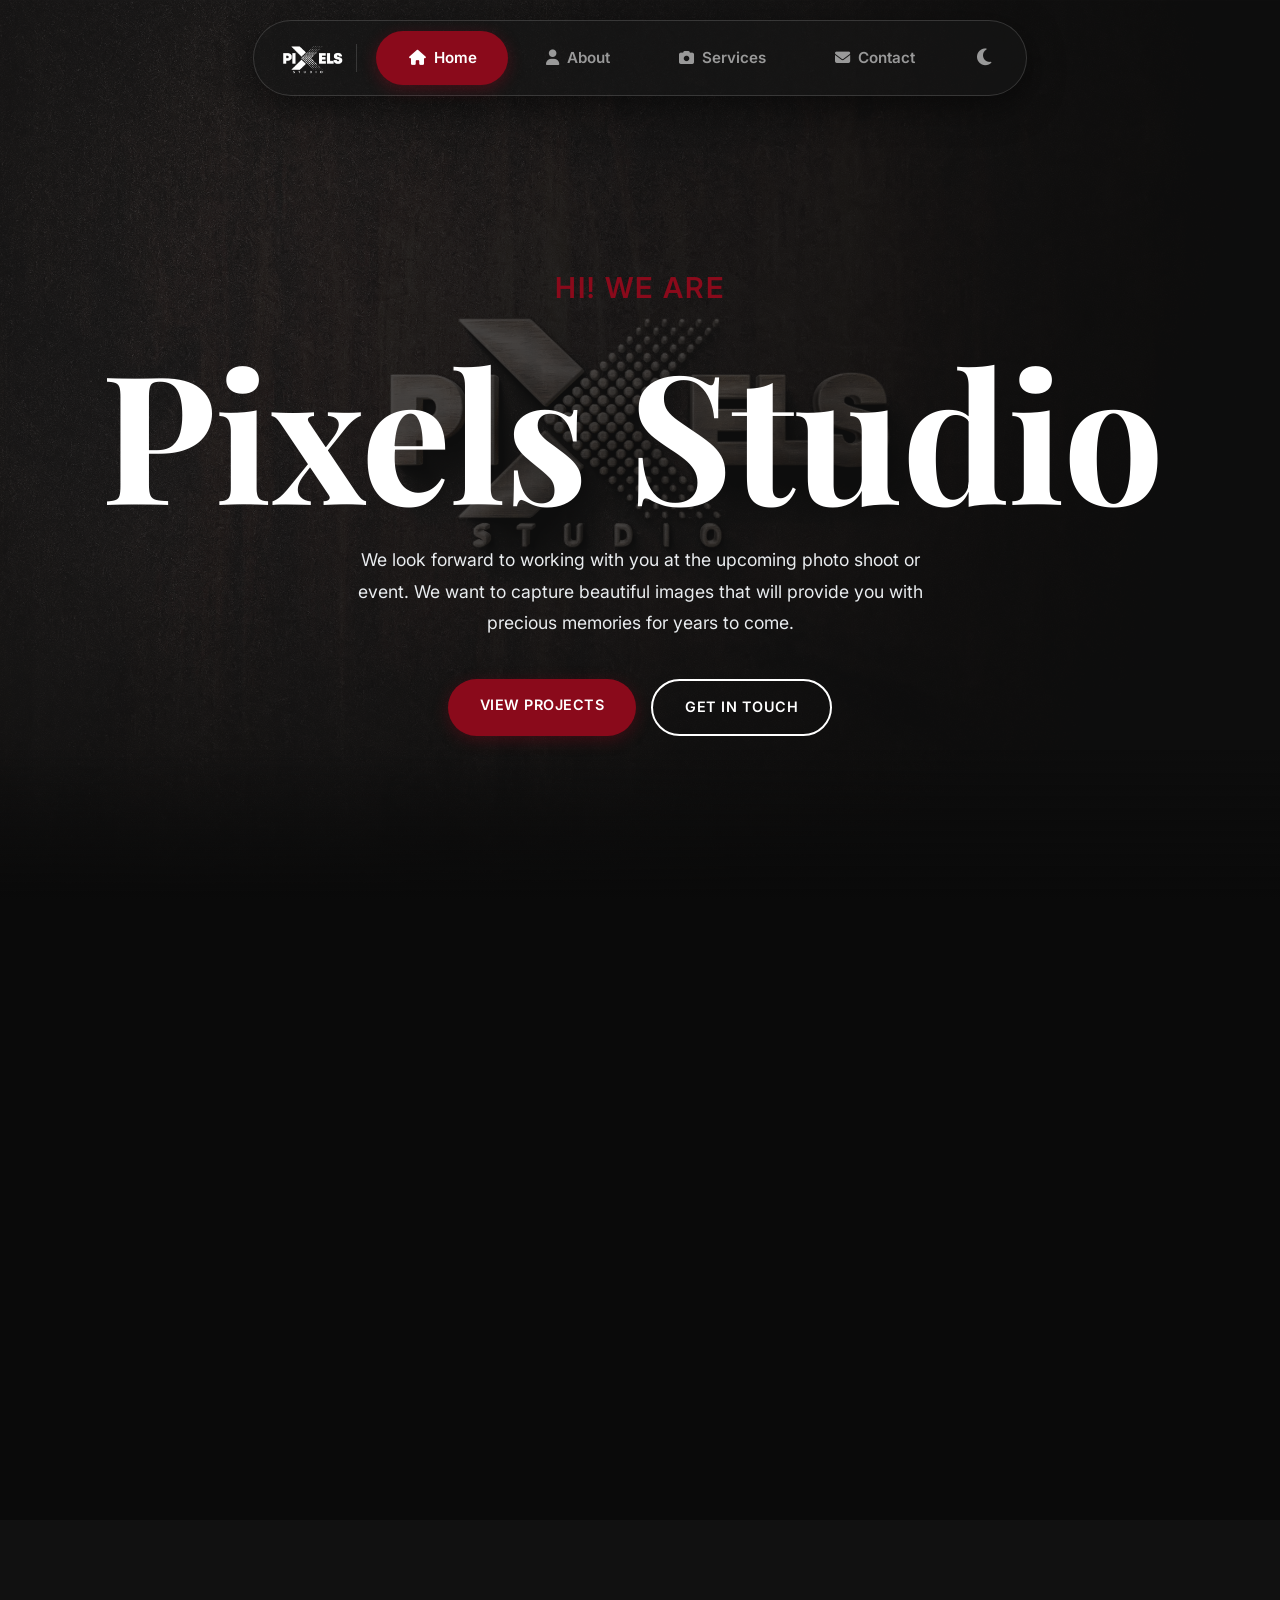
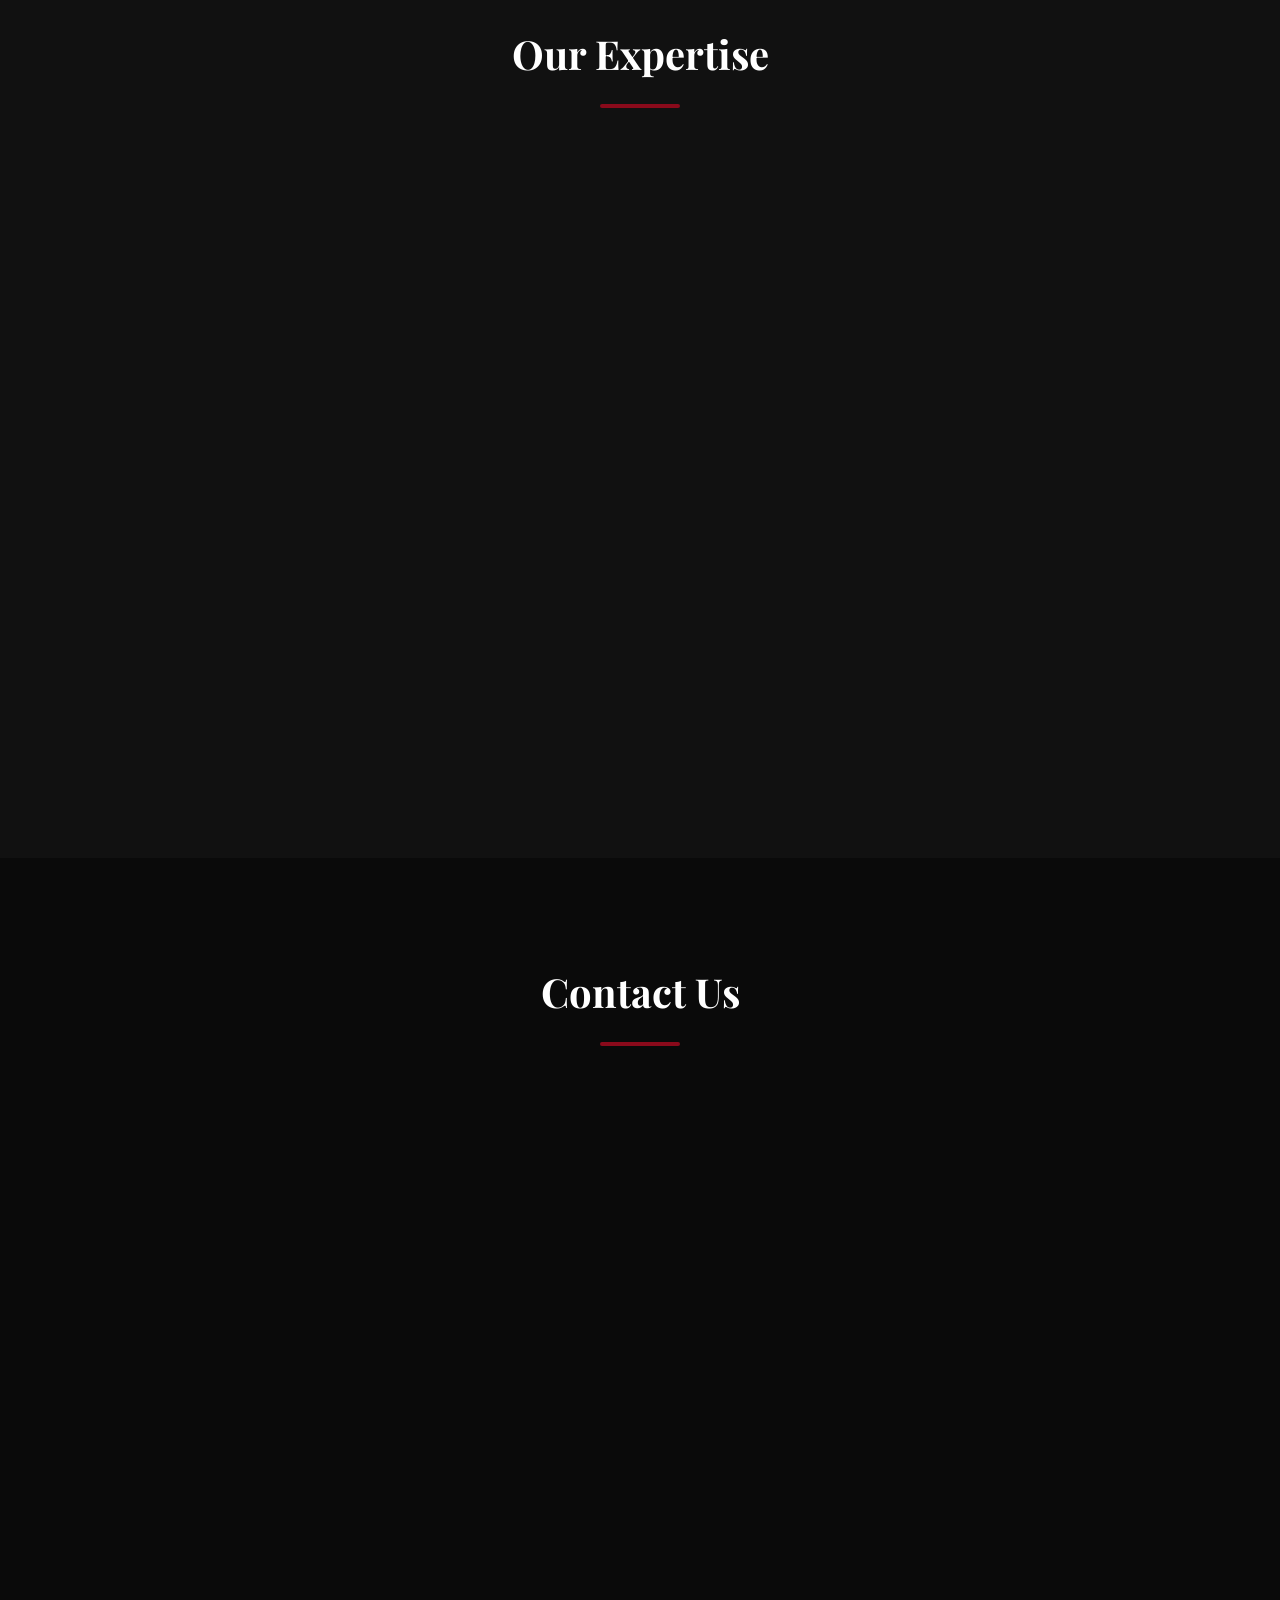
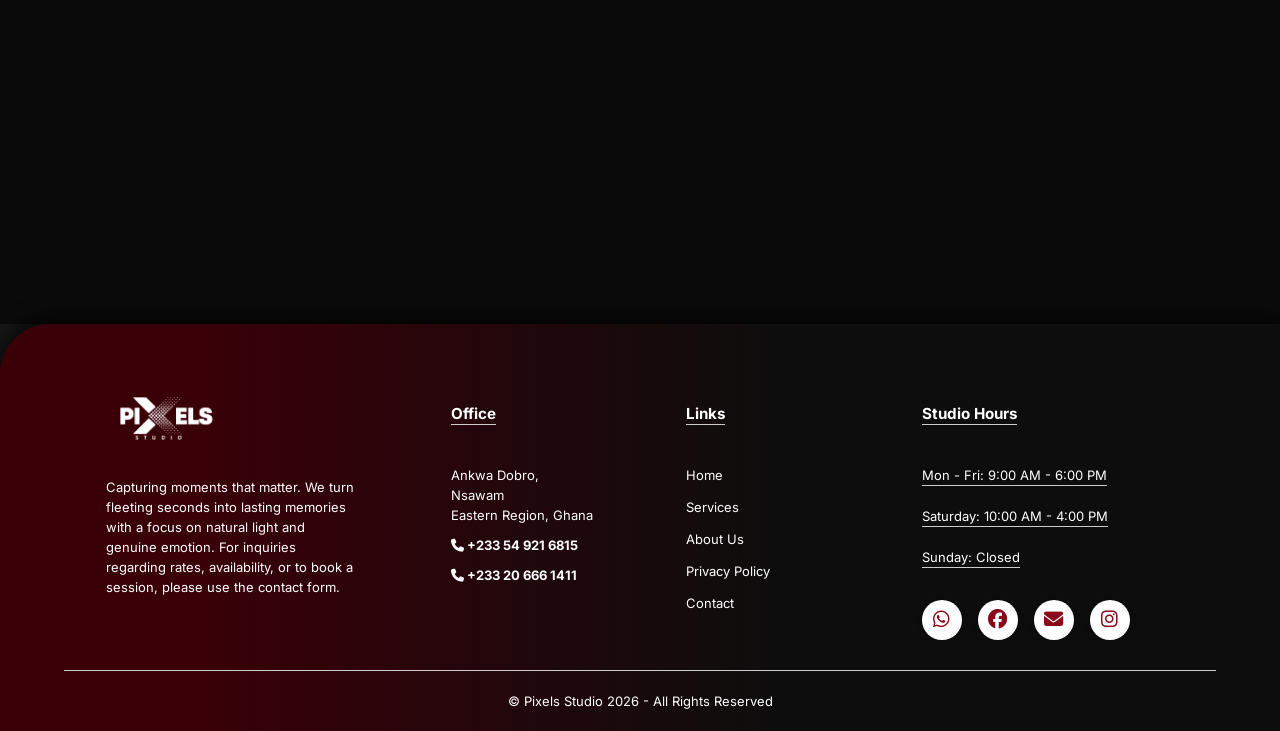
<file: index.html>
<!DOCTYPE html>
<html lang="en">
<head>
    <meta charset="UTF-8">
    <meta name="viewport" content="width=device-width, initial-scale=1.0">
    <title>Pixels Studio | Where Moments Become Memories</title>
    <meta name="description" content="Pixels Studio - Capturing beautiful moments and precious memories with professional photography services for kids, photoshoots, and weddings.">
    
    <link rel="stylesheet" href="https://cdnjs.cloudflare.com/ajax/libs/font-awesome/6.5.0/css/all.min.css" crossorigin="anonymous" referrerpolicy="no-referrer" />
    <link rel="preconnect" href="https://fonts.googleapis.com">
    <link rel="preconnect" href="https://fonts.gstatic.com" crossorigin>
    <link href="https://fonts.googleapis.com/css2?family=Cormorant+Garamond:ital,wght@0,400;0,600;0,700;1,400&family=Proza+Libre:wght@400;500;600&display=swap" rel="stylesheet">
    <link href="https://fonts.googleapis.com/css2?family=Inter:wght@300;400;600;700&family=Merriweather:wght@400;700&family=Playfair+Display:wght@400;700&display=swap" rel="stylesheet"/>
    
    <link rel="stylesheet" href="CSS/global.css">
    <link rel="stylesheet" href="CSS/home.css">
    <link rel="stylesheet" href="CSS/modal.css">
    <link rel="stylesheet" href="CSS/animations.css">
</head>
<body>
    <a href="#main-content" class="skip-link">Skip to main content</a>
    
    <!-- =========================================
         THEME INITIALIZATION
    ========================================== -->
    <script>
        // Prevent FOIT (Flash of Inaccurate Theme)
        if (localStorage.getItem('theme') === 'light') document.body.classList.add('light-theme');
    </script>
    
    <!-- =========================================
         HEADER & NAVIGATION
    ========================================== -->
    <header class="floating-header" id="main-header">
        <nav class="glass-nav" id="nav-links">
            <a href="index.html" class="brand-logo-link" aria-label="Pixels Studio Home">
                <img src="Assets/pixels studio footer.png" alt="Pixels Studio" class="logo-dark">
                <img src="Assets/pixels studio.png" alt="Pixels Studio" class="logo-light">
            </a>
            <div class="nav-divider"></div>
            <div class="nav-slider" id="nav-slider"></div>

            <a href="#home" class="nav-item active"><i class="fa-solid fa-house"></i><span>Home</span></a>
            <a href="about.html" class="nav-item"><i class="fa-regular fa-user"></i><span>About</span></a>
            <a href="#services" class="nav-item"><i class="fa-solid fa-camera"></i><span>Services</span></a>
            <a href="#contact" class="nav-item"><i class="fa-regular fa-envelope"></i><span>Contact</span></a>
            <button id="theme-toggle" aria-label="Toggle Theme">
                <i class="fa-solid fa-moon"></i>
            </button>
        </nav>
        <div class="mobile-toggle" aria-label="Toggle Navigation Menu"><i class="fas fa-bars"></i></div>
    </header>
    <!-- /HEADER END -->
    
    <main id="main-content">
    
    <!-- =========================================
         HERO SECTION
    ========================================== -->
    <section id="home" class="hero">
        <div class="container">
            <div class="hero-content">
                <div class="hero-text fade-in">
                    <p class="hero-intro">Hi! We are</p>
                    <h1 class="brand-huge"><span class="typewriter-text">Pixels Studio</span></h1>
                    <p class="hero-subtext">We look forward to working with you at the upcoming photo shoot or event. We want to capture beautiful images that will provide you with precious memories for years to come.</p>
                    <div class="button-group">
                        <a href="#services" class="btn btn-primary">View Projects</a>
                        <a href="#contact" class="btn btn-outline">Get In Touch</a>
                    </div>
                </div> 
            </div>
        </div>
    </section>
    <!-- /HERO SECTION END -->

    <!-- =========================================
         ABOUT SNIPPET SECTION
    ========================================== -->
    <section class="home-about">
        <div class="container perspective-container">
            <div class="about-3d-card reveal-up">
                <h2>Behind the Lens</h2>
                <div class="brand-line"></div>
                <p>We specialize in creating stunning visuals that truly reflect your unique personality and style. Whether it's a wedding, portrait session, or special event, we are dedicated to delivering exceptional results.</p>
                <a href="about.html" class="btn btn-outline">Read Our Story</a>
            </div>
        </div>
    </section>
    <!-- /ABOUT SNIPPET END -->

    <!-- =========================================
         SERVICES SECTION
    ========================================== -->
    <section id="services" class="home-services">
        <div class="container">
            <h2 class="section-title">Our Expertise</h2>
            
            <div class="services-3d-grid">
                
                <div class="service-3d-card reveal-up" tabindex="0">
                    <div class="card-inner">
                        <img src="Assets/kidz card.jpg" alt="Kidz Photoshoot" loading="lazy">
                        <div class="card-overlay">
                            <h3>Kidz Photoshoot</h3>
                            <div class="service-hidden-content">
                                <div class="content-wrapper">
                                    <p class="service-desc">Capturing the pure joy, energy, and innocence of childhood. We create a fun, relaxed environment where your little ones can be themselves.</p>
                                    <ul class="service-features">
                                        <li><i class="fas fa-check"></i> Fun & Relaxed Atmosphere</li>
                                        <li><i class="fas fa-check"></i> Props & Themes Included</li>
                                        <li><i class="fas fa-check"></i> High-Res Digital Images</li>
                                    </ul>
                                    <a href="Services/kids.html" class="btn btn-outline view-port-btn">View Portfolio</a>
                                </div>
                            </div>
                        </div>
                    </div>
                </div>

                <div class="service-3d-card reveal-up delay-100" tabindex="0">
                    <div class="card-inner">
                        <img src="Assets/photoshoot card.jpg" alt="Professional Session" loading="lazy">
                        <div class="card-overlay">
                            <h3>Professional Session</h3>
                            <div class="service-hidden-content">
                                <div class="content-wrapper">
                                    <p class="service-desc">Whether you need a new headshot, a fashion portfolio, or a creative portrait, we deliver high-end, magazine-quality results.</p>
                                    <ul class="service-features">
                                        <li><i class="fas fa-check"></i> Studio or Outdoor</li>
                                        <li><i class="fas fa-check"></i> Professional Retouching</li>
                                        <li><i class="fas fa-check"></i> Wardrobe Consultation</li>
                                    </ul>
                                    <a href="Services/photoshoot.html" class="btn btn-outline view-port-btn">View Portfolio</a>
                                </div>
                            </div>
                        </div>
                    </div>
                </div>

                <div class="service-3d-card reveal-up delay-200" tabindex="0">
                    <div class="card-inner">
                        <img src="Assets/wedding card.jpg" alt="Weddings & Events" loading="lazy">
                        <div class="card-overlay">
                            <h3>Weddings & Events</h3>
                            <div class="service-hidden-content">
                                <div class="content-wrapper">
                                    <p class="service-desc">Your big day deserves to be documented with elegance and emotion. We stay in the background to capture candid, timeless moments.</p>
                                    <ul class="service-features">
                                        <li><i class="fas fa-check"></i> Full Day Coverage</li>
                                        <li><i class="fas fa-check"></i> Drone Video Coverage</li>
                                        <li><i class="fas fa-check"></i> Premium Photo Album</li>
                                    </ul>
                                    <a href="Services/weddings.html" class="btn btn-outline view-port-btn">View Portfolio</a>
                                </div>
                            </div>
                        </div>
                    </div>
                </div>

            </div>
        </div>
    </section>
    <!-- /SERVICES SECTION END -->

    <!-- =========================================
         CONTACT SECTION
    ========================================== -->
    <section id="contact" class="home-contact">
        <div class="container">
            <h2 class="section-title">Contact Us</h2>

            <div class="contact-grid">
                <div class="contact-info-card reveal-up">
                    <h2 class="card-title">Get in Touch</h2>
                    <div class="brand-line"></div>
                    <p class="contact-intro">
                        Have a question before booking? Feel free to reach out directly. 
                        We are happy to discuss your vision and create something timeless.
                    </p>
                    
                    <div class="owner-details">
                        <div class="detail-item">
                            <i class="fas fa-map-marker-alt"></i>
                            <div>
                                <h3>Studio Location</h3>
                                <span>Ankwa Dobro<br>Nsawam, Eastern Region</span>
                            </div>
                        </div>

                        <a href="javascript:void(0)" onclick="window.open('https://wa.me/233206661411', '_blank')" class="detail-item clickable">
                            <i class="fab fa-whatsapp"></i>
                            <div>
                                <h3>WhatsApp</h3>
                                <span>+233 20 666 1411</span>
                            </div>
                        </a>

                        <a href="tel:+233549216815" class="detail-item clickable">
                            <i class="fas fa-phone"></i>
                            <div>
                                <h3>Call</h3>
                                <span>+233 54 921 6815</span>
                            </div>
                        </a>

                        <a href="mailto:pixelsstudio4@gmail.com" class="detail-item clickable">
                            <i class="fas fa-envelope"></i>
                            <div>
                                <h3>Email Us</h3>
                                <span>pixelsstudio4@gmail.com</span>
                            </div>
                        </a>
                    </div>
                </div>

                <div class="booking-cta-card reveal-up delay-100">
                    <h3>Ready to Create Magic?</h3>
                    <p>If you already know what you want, let's get you on the calendar. Fill out our simple 3-step form to secure your date.</p>
                    <button class="btn btn-primary big-book-btn" onclick="openModal()">
                        Book a Session Now <i class="fas fa-arrow-right"></i>
                    </button>
                </div>
            </div>
        </div>
    </section>
    <!-- /CONTACT SECTION END -->
    </main>

    <!-- =========================================
         FOOTER SECTION
    ========================================== -->
    <footer>
        <div class="row">
            <div class="column">
                <img src="Assets/pixels studio footer.png" class="logo-footer" alt="pixels logo" loading="lazy">
                <p>Capturing moments that matter. We turn fleeting seconds into lasting memories with a focus on natural light and genuine emotion. For inquiries regarding rates, availability, or to book a session, please use the contact form.</p>
            </div>
            <div class="column">
                <h3 class="footer-head">Office</h3>
                <p>Ankwa Dobro, Nsawam</p>
                <p>Eastern Region, Ghana</p>
                
                <div class="phone-numbers">
                    <a href="tel:+233549216815"><i class="fas fa-phone "></i> +233 54 921 6815</a>
                    <a href="tel:+233206661411"><i class="fas fa-phone "></i> +233 20 666 1411</a>        
                </div>
            </div>
            <div class="column">
                <h3 class="footer-head">Links</h3>
                <ul>
                    <li><a href="index.html">Home</a></li>
                    <li><a href="#services">Services</a></li>
                    <li><a href="about.html">About Us</a></li>
                    <li><a href="privacy.html">Privacy Policy</a></li>
                    <li><a href="#contact">Contact</a></li>
                </ul>
            </div>
            <div class="column">
                <h3 class="footer-head">Studio Hours</h3>
                <p class="footer-head">Mon - Fri: 9:00 AM - 6:00 PM</p>
                <p class="footer-head">Saturday: 10:00 AM - 4:00 PM</p>
                <p class="footer-head">Sunday: Closed</p>

                <div class="social-links">
                    <a href="https://api.whatsapp.com/send?phone=233206661411" target="_blank" aria-label="whatsapp"><i class="fab fa-whatsapp"></i></a>
                    <a href="https://www.facebook.com/share/1H8iUNTqra" target="_blank" aria-label="facebook"><i class="fab fa-facebook"></i></a>
                    <a href="mailto:pixelsstudio4@gmail.com" target="_blank" aria-label="Mail"><i class="fas fa-envelope"></i></a>
                    <a href="https://www.instagram.com/pixels_studiogh?igsh=cnNvaXIydzd5eWc1" target="_blank" aria-label="Intsagram"><i class="fab fa-instagram"></i></a>
                </div>
            </div>
        </div>
        <hr>
        <p class="copyright">&copy; Pixels Studio <span id="current-year">2025</span> - All Rights Reserved</p>
    </footer>
    <!-- /FOOTER END -->

    <!-- =========================================
         BOOKING MODAL
    ========================================== -->
    <div id="bookingModal" class="modal-overlay">
        <div class="modal-container">
            <div class="modal-header"><h2>Book Pixels Studio</h2><div class="brand-line"></div></div>
            <p class="modal-subtitle">Please enter your booking details</p>
            <div class="progress-bar">
                <div class="step active" id="stepIndicator1"><div class="step-circle">1</div><span>Your details</span></div>
                <div class="step-line"></div>
                <div class="step" id="stepIndicator2"><div class="step-circle">2</div><span>Booking details</span></div>
                <div class="step-line"></div>
                <div class="step" id="stepIndicator3"><div class="step-circle">3</div><span>Terms & Conditions</span></div>
            </div>
            <form id="bookingForm" onsubmit="event.preventDefault();">
                <!-- Optional: Sets the subject line of the email you receive -->
                <input type="hidden" name="_subject" value="New Booking Request - Pixels Studio">
                
                <!-- Anti-Spam Honeypot Field -->
                <input type="text" name="_gotcha" style="display:none" tabindex="-1" autocomplete="off">

                <div class="form-step active" id="step1">
                    <div class="input-group"><label for="fullNameInput">Full Name</label><input type="text" id="fullNameInput" name="fullName" placeholder="John Smith" autocomplete="name" enterkeyhint="next" required></div>
                    <div class="input-group"><label for="phoneInput">Phone Number</label><input type="tel" id="phoneInput" name="phone" placeholder="+233 XX XXX XXXX" autocomplete="tel" enterkeyhint="next" required></div>
                    <div class="input-group"><label for="emailInput">Email Address</label><input type="email" id="emailInput" name="email" placeholder="your@email.com" autocomplete="email" enterkeyhint="next" required></div>
                </div>
                <div class="form-step" id="step2">
                    <div class="input-group">
                        <label for="serviceSelect">Service</label>
                        <select id="serviceSelect" name="serviceType" aria-label="Select Service Type">
                            <option value="photoshoot">Photoshoot</option>
                            <option value="wedding">Wedding Coverage</option>
                            <option value="kids">Kids Photography</option>
                            <option value="event">Other Event</option>
                        </select>
                    </div>
                    <div class="input-group"><label>Booking Date & Time</label><input type="datetime-local" name="bookingDate" required></div>
                    <div class="input-group"><label>Event Location</label><input type="text" name="location" placeholder="Enter location" required></div>
                </div>
                <div class="form-step" id="step3">
                    <div class="terms-scroll-box">
                        <p>All photographic materials, such as original negatives, photos, or slides, shall be the exclusive property of the photographer. 
                        The photographer shall own the copyright in all images created and may use the work for samples, contests, exhibition, advertising and self-promotion. 
                        Usage outside the bounds of this agreement will require the client’s consent.
                        </p>
                        
                        <br>
                        <p>
                            Booking deposit and payment: the client shall make a booking fee as per contract to retain the studio to perform the services specified in the contract.
                        </p>
                    </div>

                    <div class="checkbox-group">
                        <input type="checkbox" id="agreeTermsIndex" name="agreeTerms" required>
                        <label for="agreeTermsIndex">I agree to the Terms & Conditions</label>
                    </div>
                </div>
                <div class="form-navigation">
                    <button type="button" class="nav-btn back" id="prevBtn" onclick="changeStep(-1)" style="visibility: hidden;"><i class="fas fa-arrow-left"></i> Back</button>
                    <button type="button" class="nav-btn next" id="nextBtn" onclick="changeStep(1)">Next <i class="fas fa-arrow-right"></i></button>
                </div>
            </form>
            <div class="modal-footer-bar"><button type="button" class="cancel-link" onclick="closeModal()">Cancel</button></div>
        </div>
    </div>
    <!-- /BOOKING MODAL END -->

    <!-- =========================================
         FLOATING ACTIONS (THEME & SCROLL)
    ========================================== -->
    <div class="floating-actions">
        <button class="floating-theme-btn" aria-label="Toggle Theme">
            <i class="fa-solid fa-moon"></i>
        </button>
        <button id="scrollTopBtn" class="scroll-top-btn" aria-label="Scroll to top">
            <i class="fas fa-arrow-up"></i>
        </button>
    </div>
    <!-- /FLOATING ACTIONS END -->

    <!-- =========================================
         SCRIPTS
    ========================================== -->
    <script src="main.js"></script>
</body>
</html>
</file>
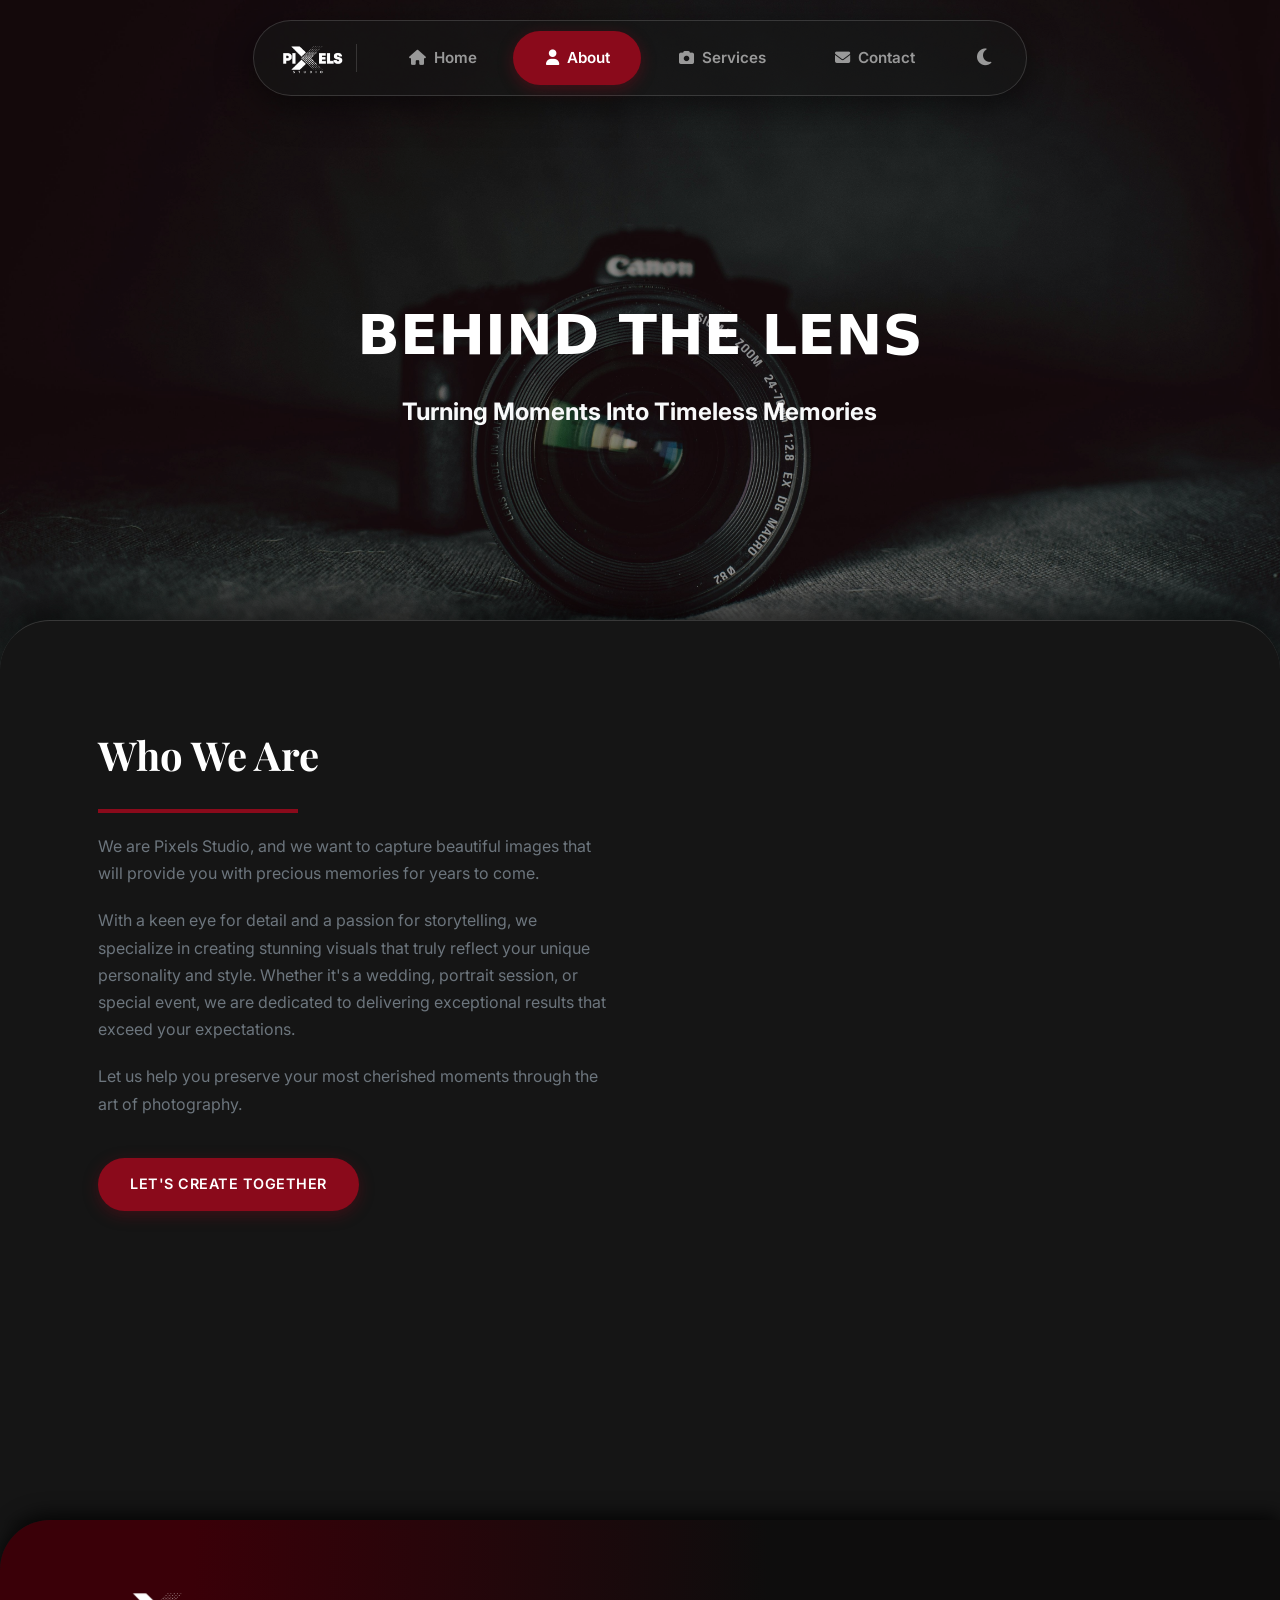
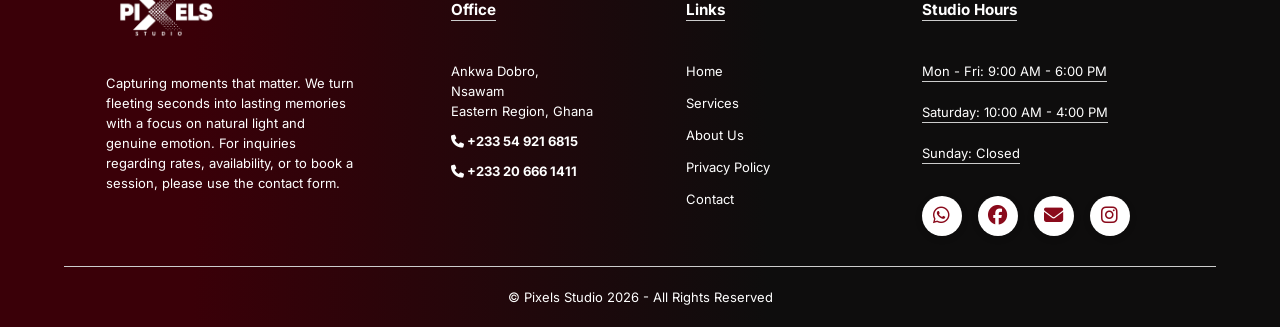
<file: about.html>
<!DOCTYPE html>
<html lang="en">
<head>
    <meta charset="UTF-8">
    <meta name="viewport" content="width=device-width, initial-scale=1.0">
    <title>About Us | Pixels Studio</title>
    <meta name="description" content="Learn about Pixels Studio, our story, passion, and dedicated team of professional photographers creating timeless visual art.">
    
    <link rel="stylesheet" href="https://cdnjs.cloudflare.com/ajax/libs/font-awesome/6.5.0/css/all.min.css" crossorigin="anonymous" referrerpolicy="no-referrer" />
    <link rel="preconnect" href="https://fonts.googleapis.com">
    <link rel="preconnect" href="https://fonts.gstatic.com" crossorigin>
    <link href="https://fonts.googleapis.com/css2?family=Cormorant+Garamond:ital,wght@0,400;0,600;0,700;1,400&family=Inter:wght@300;400;500;600;700&family=Playfair+Display:wght@400;700&family=Proza+Libre:wght@400;500;600&display=swap" rel="stylesheet">
    
    <!-- Preload Critical Hero Image -->
    <link rel="preload" href="Assets/camera.jpeg" as="image">
    <link rel="stylesheet" href="CSS/global.css">
    <link rel="stylesheet" href="CSS/about.css">
    <link rel="stylesheet" href="CSS/animations.css">
</head>
<body>
    <a href="#main-content" class="skip-link">Skip to main content</a>

    <!-- =========================================
         THEME INITIALIZATION
    ========================================== -->
    <script>
        // Prevent FOIT (Flash of Inaccurate Theme)
        if (localStorage.getItem('theme') === 'light') document.body.classList.add('light-theme');
    </script>

    <!-- =========================================
         HEADER & NAVIGATION
    ========================================== -->
    <header class="floating-header" id="main-header">
        <nav class="glass-nav" id="nav-links">
        <a href="index.html" class="brand-logo-link">
            <img src="Assets/pixels studio footer.png" alt="Pixels Studio" class="logo-dark">
            <img src="Assets/pixels studio.png" alt="Pixels Studio" class="logo-light">
        </a>
        
        <div class="nav-divider"></div>
        <div class="nav-slider" id="nav-slider"></div>
        
        <a href="index.html" class="nav-item">
            <i class="fa-solid fa-house"></i>
            <span>Home</span>
        </a>
        <a href="about.html" class="nav-item active">
            <i class="fa-regular fa-user"></i>
            <span>About</span>
        </a>
        <a href="index.html#services" class="nav-item">
            <i class="fa-solid fa-camera"></i>
            <span>Services</span>
        </a>
        <a href="index.html#contact" class="nav-item">
            <i class="fa-regular fa-envelope"></i>
            <span>Contact</span>
        </a>

        <button id="theme-toggle" aria-label="Toggle Theme">
            <i class="fa-solid fa-moon"></i>
        </button>
        </nav>
        <div class="mobile-toggle" aria-label="Toggle Navigation Menu"><i class="fas fa-bars"></i></div>
    </header>
    <!-- /HEADER END -->

    <main id="main-content">

    <!-- =========================================
         HERO SECTION
    ========================================== -->
    <div class="about-hero" style="background-image: url('Assets/camera.jpeg');">
        <div class="hero-overlay">
            <h1>BEHIND THE LENS</h1>
            <p>Turning Moments Into Timeless Memories</p>
        </div>
    </div>
    <!-- /HERO SECTION END -->

    <!-- =========================================
         ABOUT INTRODUCTION
    ========================================== -->
    <section class="about-intro">
        <div class="container">
            <div class="about-grid">
                
                <div class="about-text reveal-up">
                    <h2>Who We Are</h2>
                    <hr style="width: 200px; border: 2px solid var(--primary); margin: 0 0 20px 0;">
                    <p>We are Pixels Studio, and we want to capture beautiful images that will provide you with precious memories for years to come.</p>
                    <p>With a keen eye for detail and a passion for storytelling, we specialize in creating stunning visuals that truly reflect your unique personality and style. Whether it's a wedding, portrait session, or special event, we are dedicated to delivering exceptional results that exceed your expectations.</p>
                    <p>Let us help you preserve your most cherished moments through the art of photography.</p>
                    
                    <a href="index.html#contact" class="btn btn-primary" style="margin-top: 20px;">Let's Create Together</a>
                </div>
                
                <div class="about-image reveal-up delay-100">
                    <img src="Assets/pixels.jpeg" alt="Photographer at work">
                </div>
                
            </div>
        </div>
    </section>
    <!-- /ABOUT INTRODUCTION END -->
    </main>

    <!-- =========================================
         FOOTER SECTION
    ========================================== -->
    <footer>
        <div class="row">
            <div class="column">
                <img src="Assets/pixels studio footer.png" class="logo-footer" alt="pixels logo" loading="lazy">
                <p>Capturing moments that matter. We turn fleeting seconds into lasting memories with a focus on natural light and genuine emotion. For inquiries regarding rates, availability, or to book a session, please use the contact form.</p>
            </div>
            <div class="column">
                <h3 class="footer-head">Office</h3>
                <p>Ankwa Dobro, Nsawam</p>
                <p>Eastern Region, Ghana</p>
                
                <div class="phone-numbers">
                    <a href="tel:+233549216815"><i class="fas fa-phone "></i> +233 54 921 6815</a>
                    <a href="tel:+233206661411"><i class="fas fa-phone "></i> +233 20 666 1411</a>        
                </div>
            </div>
            <div class="column">
                <h3 class="footer-head">Links</h3>
                <ul>
                    <li><a href="index.html">Home</a></li>
                    <li><a href="index.html#services">Services</a></li>
                    <li><a href="about.html">About Us</a></li>
                    <li><a href="privacy.html">Privacy Policy</a></li>
                    <li><a href="index.html#contact">Contact</a></li>
                </ul>
            </div>
            <div class="column">
                <h3 class="footer-head">Studio Hours</h3>
                <p class="footer-head">Mon - Fri: 9:00 AM - 6:00 PM</p>
                <p class="footer-head">Saturday: 10:00 AM - 4:00 PM</p>
                <p class="footer-head">Sunday: Closed</p>

                <div class="social-links">
                    <a href="https://api.whatsapp.com/send?phone=233206661411" target="_blank" aria-label="whatsapp"><i class="fab fa-whatsapp"></i></a>
                    <a href="https://www.facebook.com/share/1H8iUNTqra" target="_blank" aria-label="facebook"><i class="fab fa-facebook"></i></a>
                    <a href="mailto:pixelsstudio4@gmail.com" target="_blank" aria-label="Mail"><i class="fas fa-envelope"></i></a>
                    <a href="https://www.instagram.com/pixels_studiogh?igsh=cnNvaXIydzd5eWc1" target="_blank" aria-label="Intsagram"><i class="fab fa-instagram"></i></a>
                </div>
            </div>
        </div>
        <hr>
        <p class="copyright">&copy; Pixels Studio <span id="current-year">2025</span> - All Rights Reserved</p>
    </footer>
    <!-- /FOOTER END -->

    <!-- =========================================
         FLOATING ACTIONS
    ========================================== -->
    <div class="floating-actions">
        <button class="floating-theme-btn" aria-label="Toggle Theme">
            <i class="fa-solid fa-moon"></i>
        </button>
        <button id="scrollTopBtn" class="scroll-top-btn" aria-label="Scroll to top">
            <i class="fas fa-arrow-up"></i>
        </button>
    </div>
    <!-- /FLOATING ACTIONS END -->

    <!-- =========================================
         SCRIPTS
    ========================================== -->
    <script src="main.js"></script>
</body>
</html>
</file>
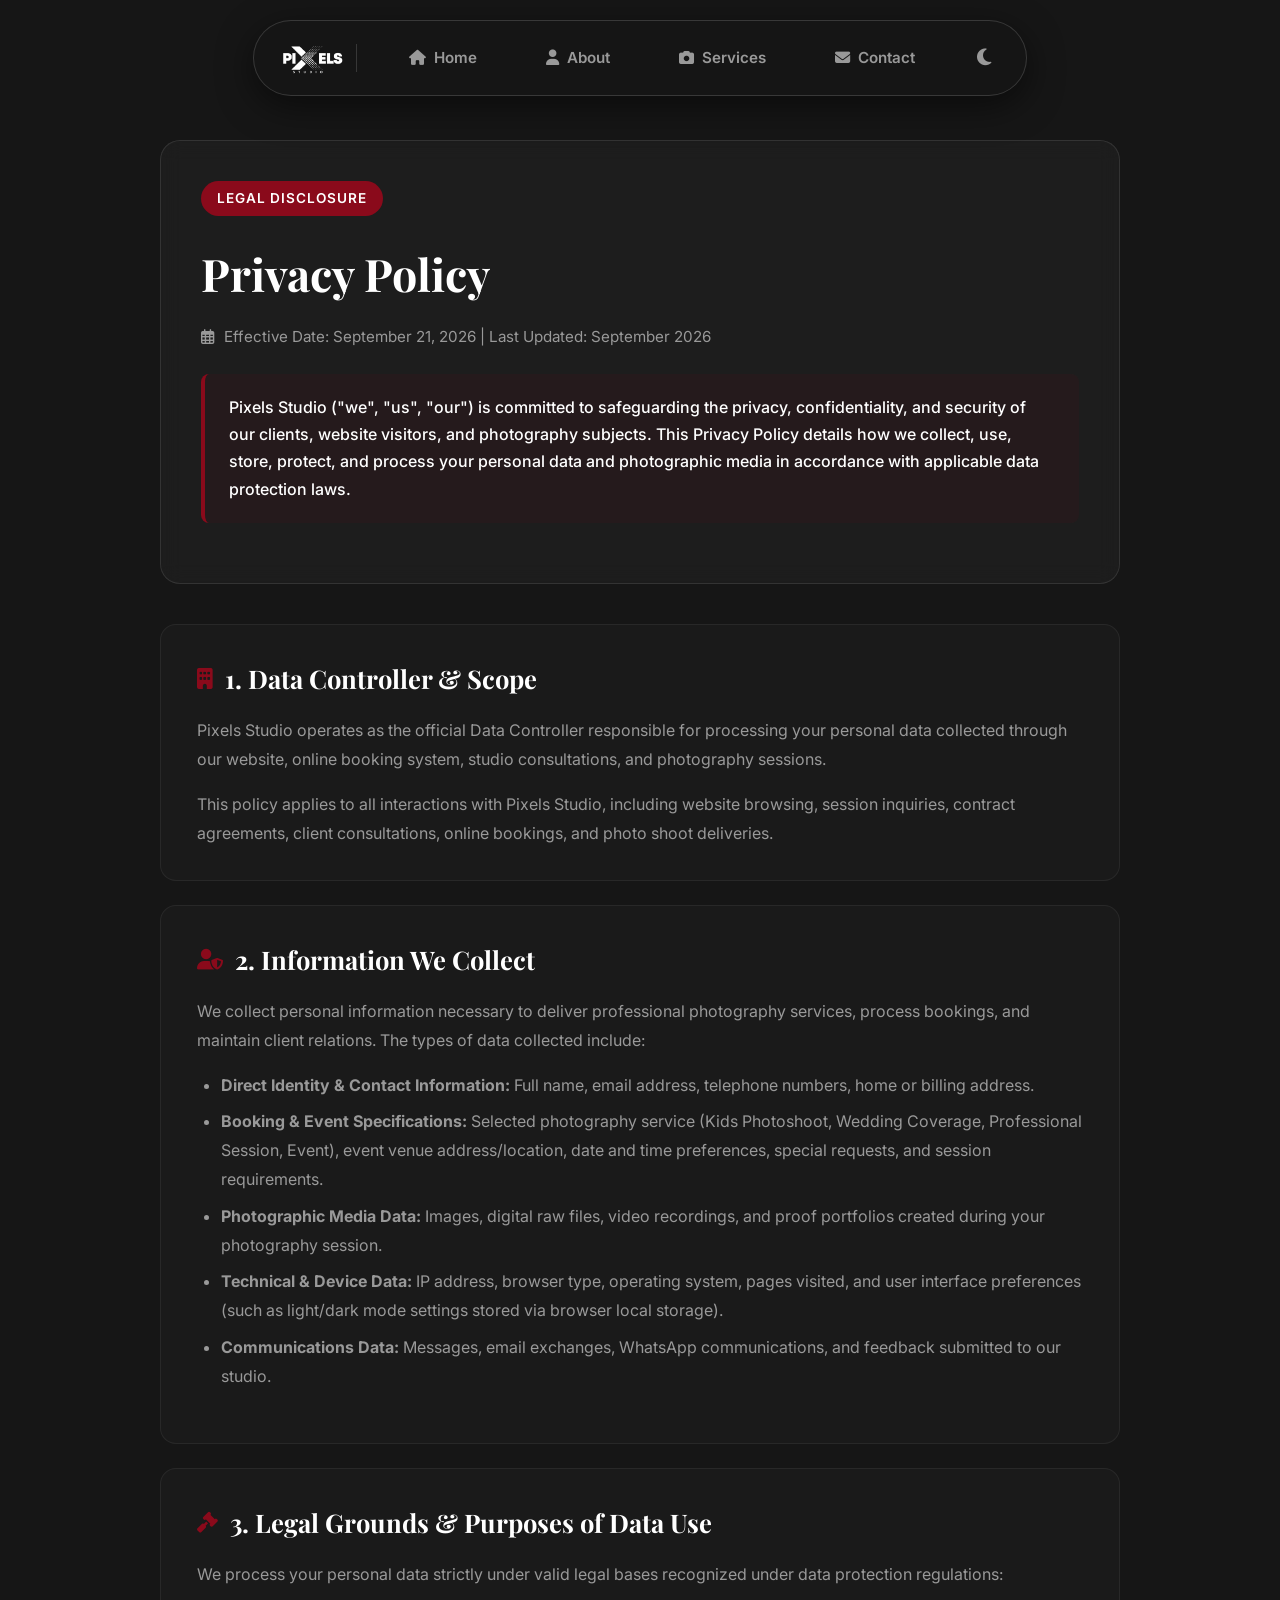
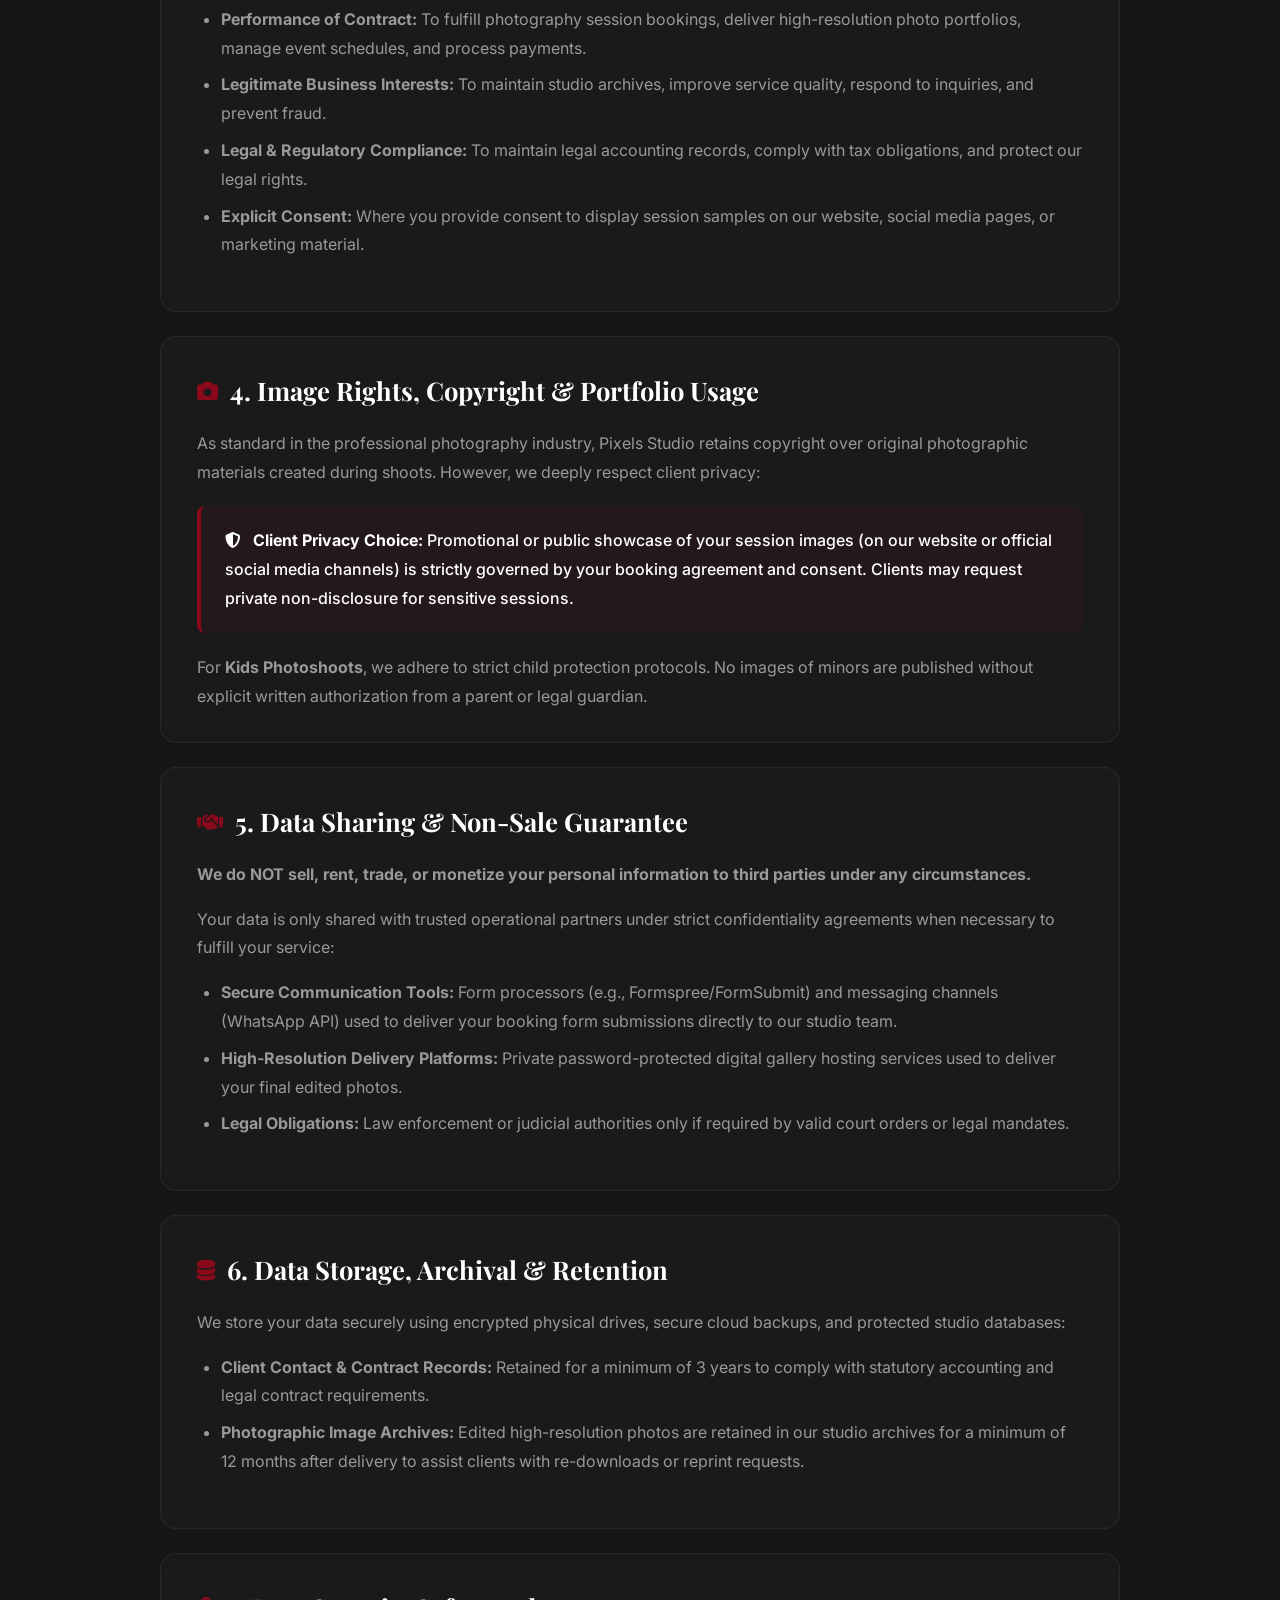
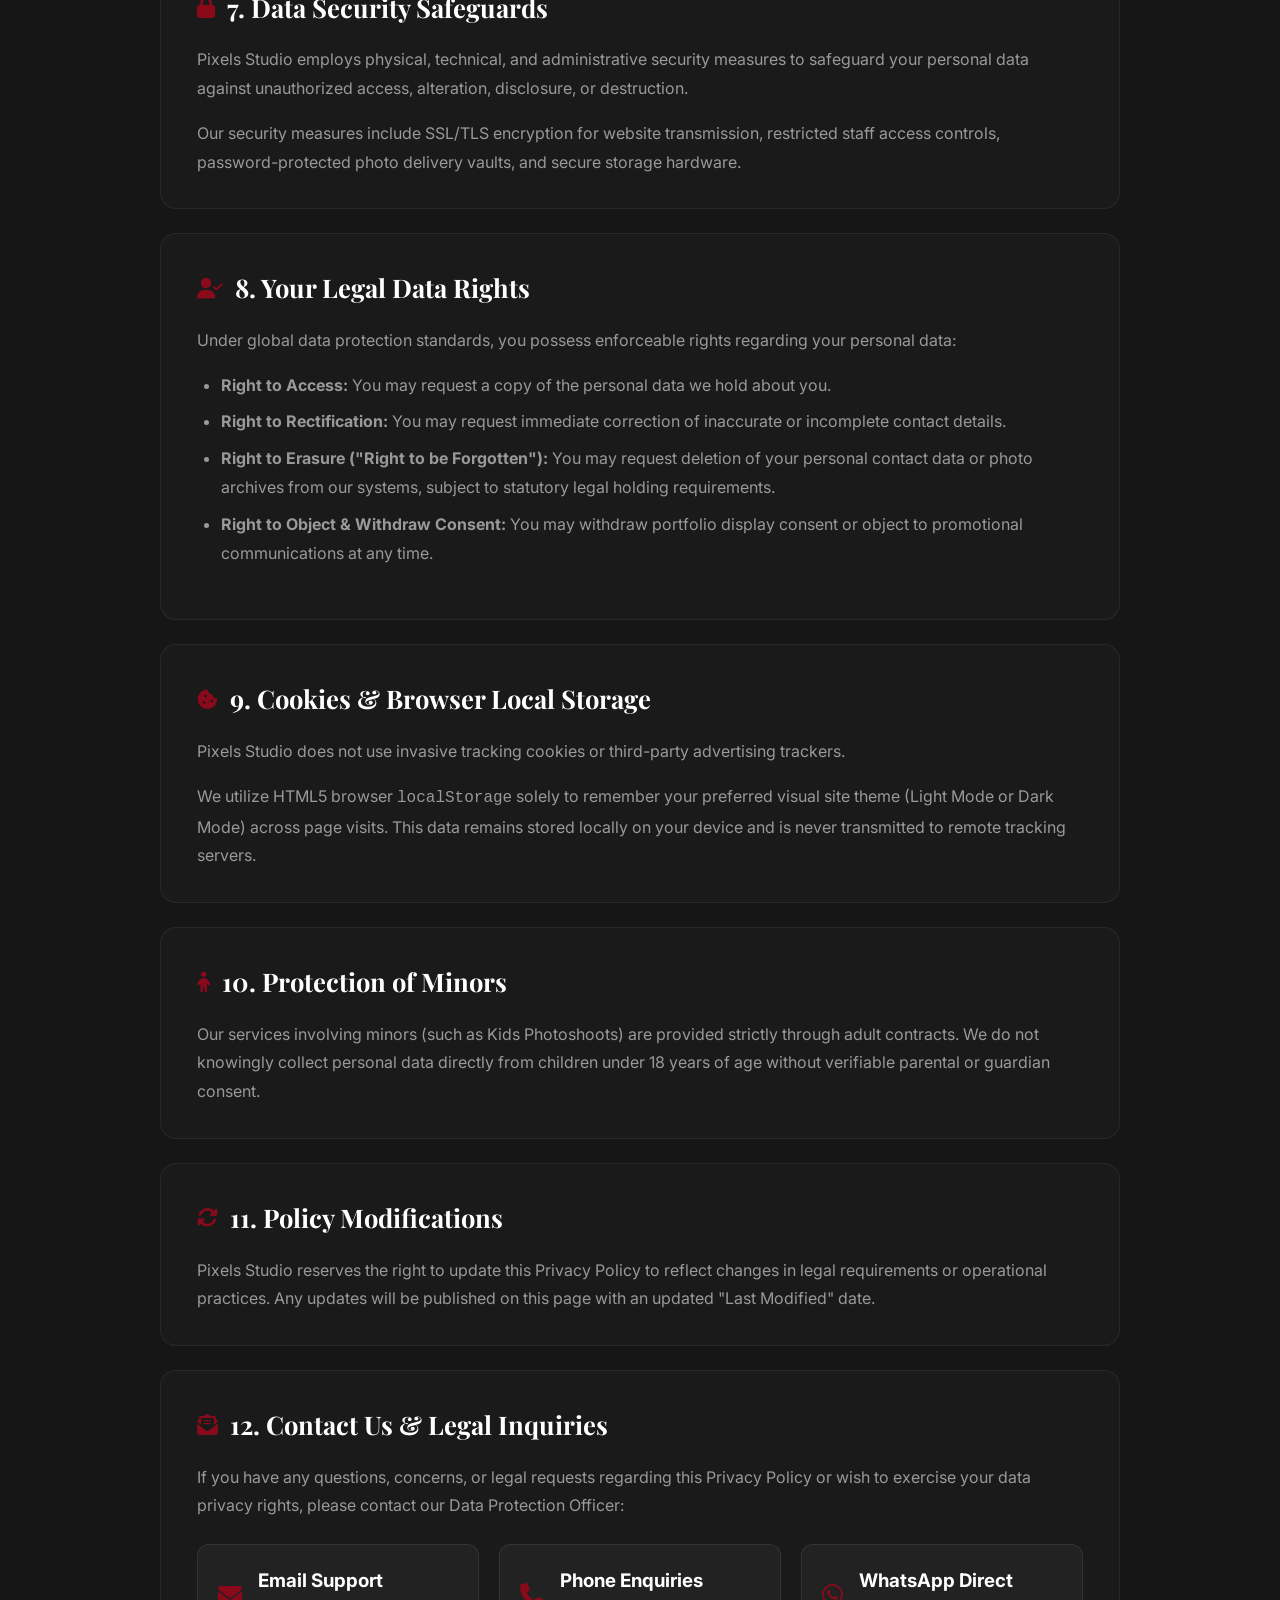
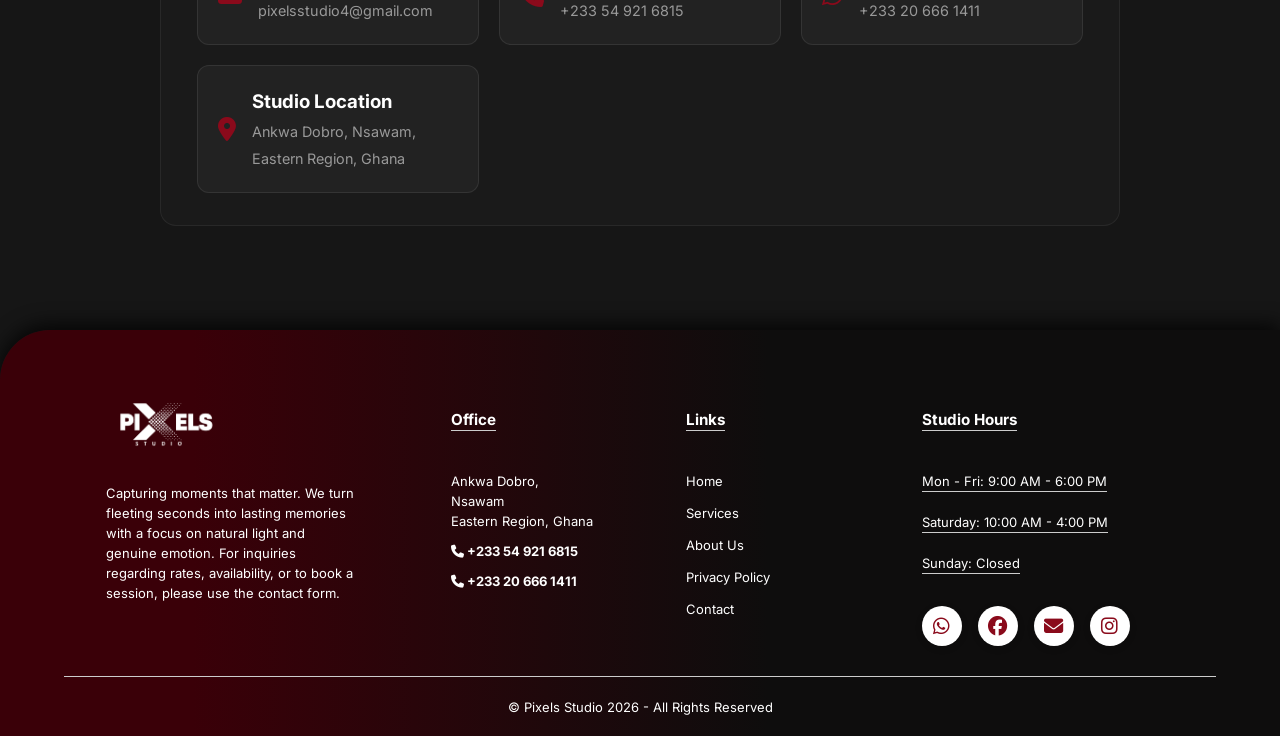
<file: privacy.html>
<!DOCTYPE html>
<html lang="en">
<head>
    <meta charset="UTF-8">
    <meta name="viewport" content="width=device-width, initial-scale=1.0">
    <title>Privacy Policy | Pixels Studio</title>
    <meta name="description" content="Official Privacy Policy of Pixels Studio - Comprehensive legal disclosures regarding data collection, client photography rights, privacy protection, and data security.">
    
    <link rel="stylesheet" href="https://cdnjs.cloudflare.com/ajax/libs/font-awesome/6.5.0/css/all.min.css" crossorigin="anonymous" referrerpolicy="no-referrer" />
    <link rel="preconnect" href="https://fonts.googleapis.com">
    <link rel="preconnect" href="https://fonts.gstatic.com" crossorigin>
    <link href="https://fonts.googleapis.com/css2?family=Cormorant+Garamond:ital,wght@0,400;0,600;0,700;1,400&family=Inter:wght@300;400;500;600;700&family=Playfair+Display:wght@400;700&display=swap" rel="stylesheet">
    
    <link rel="stylesheet" href="CSS/global.css">
    <link rel="stylesheet" href="CSS/about.css">
    <link rel="stylesheet" href="CSS/animations.css">

    <style>
        .privacy-container {
            max-width: 1000px;
            margin: 0 auto;
            padding: 140px 20px 80px;
        }
        .privacy-header-card {
            background: rgba(255, 255, 255, 0.03);
            border: 1px solid rgba(255, 255, 255, 0.1);
            border-radius: 20px;
            padding: 40px;
            margin-bottom: 40px;
            backdrop-filter: blur(10px);
            -webkit-backdrop-filter: blur(10px);
        }
        body.light-theme .privacy-header-card {
            background: rgba(0, 0, 0, 0.02);
            border-color: rgba(0, 0, 0, 0.08);
        }
        .privacy-header-card h1 {
            font-family: 'Playfair Display', serif;
            font-size: 2.8rem;
            color: var(--text-main);
            margin-bottom: 12px;
        }
        .privacy-badge {
            display: inline-block;
            background: var(--primary, #8a0a1b);
            color: #ffffff;
            font-size: 0.85rem;
            font-weight: 600;
            padding: 6px 16px;
            border-radius: 50px;
            margin-bottom: 20px;
            text-transform: uppercase;
            letter-spacing: 1px;
        }
        .privacy-effective {
            font-size: 0.95rem;
            color: var(--text-muted);
            margin-bottom: 0;
        }
        .privacy-section {
            background: rgba(255, 255, 255, 0.02);
            border: 1px solid rgba(255, 255, 255, 0.06);
            border-radius: 16px;
            padding: 32px 36px;
            margin-bottom: 24px;
            transition: all 0.3s ease;
        }
        body.light-theme .privacy-section {
            background: #ffffff;
            border-color: rgba(0, 0, 0, 0.08);
            box-shadow: 0 4px 20px rgba(0, 0, 0, 0.03);
        }
        .privacy-section:hover {
            border-color: rgba(138, 10, 27, 0.4);
        }
        .privacy-section h2 {
            font-family: 'Playfair Display', serif;
            font-size: 1.6rem;
            color: var(--text-main);
            margin-bottom: 16px;
            display: flex;
            align-items: center;
            gap: 12px;
        }
        .privacy-section h2 i {
            color: var(--primary, #8a0a1b);
            font-size: 1.3rem;
        }
        .privacy-section p {
            line-height: 1.8;
            color: var(--text-muted);
            margin-bottom: 16px;
            font-size: 1rem;
        }
        .privacy-section p:last-child {
            margin-bottom: 0;
        }
        .privacy-section ul {
            margin: 16px 0 20px 24px;
            color: var(--text-muted);
            line-height: 1.8;
        }
        .privacy-section ul li {
            margin-bottom: 8px;
            list-style-type: disc;
        }
        .highlight-box {
            background: rgba(138, 10, 27, 0.08);
            border-left: 4px solid var(--primary, #8a0a1b);
            padding: 20px 24px;
            border-radius: 8px;
            margin: 20px 0;
        }
        body.light-theme .highlight-box {
            background: rgba(138, 10, 27, 0.05);
        }
        .highlight-box p {
            margin: 0;
            color: var(--text-main);
            font-weight: 500;
        }
        .contact-details-grid {
            display: grid;
            grid-template-columns: repeat(auto-fit, minmax(240px, 1fr));
            gap: 20px;
            margin-top: 24px;
        }
        .contact-detail-card {
            background: rgba(255, 255, 255, 0.04);
            border: 1px solid rgba(255, 255, 255, 0.08);
            padding: 20px;
            border-radius: 12px;
            display: flex;
            align-items: center;
            gap: 16px;
        }
        body.light-theme .contact-detail-card {
            background: rgba(0, 0, 0, 0.03);
            border-color: rgba(0, 0, 0, 0.08);
        }
        .contact-detail-card i {
            font-size: 1.5rem;
            color: var(--primary, #8a0a1b);
        }
        .contact-detail-card div h4 {
            font-size: 1rem;
            color: var(--text-main);
            margin-bottom: 4px;
        }
        .contact-detail-card div a,
        .contact-detail-card div span {
            font-size: 0.9rem;
            color: var(--text-muted);
            text-decoration: none;
        }
        .contact-detail-card div a:hover {
            color: var(--primary, #8a0a1b);
        }
    </style>
</head>
<body>
    <a href="#main-content" class="skip-link">Skip to main content</a>

    <script>
        if (localStorage.getItem('theme') === 'light') document.body.classList.add('light-theme');
    </script>

    <!-- Navigation Header -->
    <header class="floating-header" id="main-header">
        <nav class="glass-nav" id="nav-links">
            <a href="index.html" class="brand-logo-link" aria-label="Pixels Studio Home">
                <img src="Assets/pixels studio footer.png" alt="Pixels Studio" class="logo-dark">
                <img src="Assets/pixels studio.png" alt="Pixels Studio" class="logo-light">
            </a>
            
            <div class="nav-divider"></div>
            <div class="nav-slider" id="nav-slider"></div>
            
            <a href="index.html" class="nav-item">
                <i class="fa-solid fa-house"></i>
                <span>Home</span>
            </a>
            <a href="about.html" class="nav-item">
                <i class="fa-regular fa-user"></i>
                <span>About</span>
            </a>
            <a href="index.html#services" class="nav-item">
                <i class="fa-solid fa-camera"></i>
                <span>Services</span>
            </a>
            <a href="index.html#contact" class="nav-item">
                <i class="fa-regular fa-envelope"></i>
                <span>Contact</span>
            </a>

            <button id="theme-toggle" aria-label="Toggle Theme">
                <i class="fa-solid fa-moon"></i>
            </button>
        </nav>
        <div class="mobile-toggle" aria-label="Toggle Navigation Menu"><i class="fas fa-bars"></i></div>
    </header>

    <main id="main-content">
        <div class="privacy-container">
            
            <!-- Header Section -->
            <div class="privacy-header-card">
                <span class="privacy-badge">Legal Disclosure</span>
                <h1>Privacy Policy</h1>
                <p class="privacy-effective"><i class="far fa-calendar-alt" style="margin-right: 6px;"></i> Effective Date: September 21, 2026 | Last Updated: September 2026</p>
                <div class="highlight-box" style="margin-top: 24px;">
                    <p>Pixels Studio ("we", "us", "our") is committed to safeguarding the privacy, confidentiality, and security of our clients, website visitors, and photography subjects. This Privacy Policy details how we collect, use, store, protect, and process your personal data and photographic media in accordance with applicable data protection laws.</p>
                </div>
            </div>

            <!-- 1. Data Controller Information -->
            <div class="privacy-section">
                <h2><i class="fas fa-building"></i> 1. Data Controller & Scope</h2>
                <p>Pixels Studio operates as the official Data Controller responsible for processing your personal data collected through our website, online booking system, studio consultations, and photography sessions.</p>
                <p>This policy applies to all interactions with Pixels Studio, including website browsing, session inquiries, contract agreements, client consultations, online bookings, and photo shoot deliveries.</p>
            </div>

            <!-- 2. Personal Information We Collect -->
            <div class="privacy-section">
                <h2><i class="fas fa-user-shield"></i> 2. Information We Collect</h2>
                <p>We collect personal information necessary to deliver professional photography services, process bookings, and maintain client relations. The types of data collected include:</p>
                <ul>
                    <li><strong>Direct Identity & Contact Information:</strong> Full name, email address, telephone numbers, home or billing address.</li>
                    <li><strong>Booking & Event Specifications:</strong> Selected photography service (Kids Photoshoot, Wedding Coverage, Professional Session, Event), event venue address/location, date and time preferences, special requests, and session requirements.</li>
                    <li><strong>Photographic Media Data:</strong> Images, digital raw files, video recordings, and proof portfolios created during your photography session.</li>
                    <li><strong>Technical & Device Data:</strong> IP address, browser type, operating system, pages visited, and user interface preferences (such as light/dark mode settings stored via browser local storage).</li>
                    <li><strong>Communications Data:</strong> Messages, email exchanges, WhatsApp communications, and feedback submitted to our studio.</li>
                </ul>
            </div>

            <!-- 3. Purpose & Legal Basis for Processing -->
            <div class="privacy-section">
                <h2><i class="fas fa-gavel"></i> 3. Legal Grounds & Purposes of Data Use</h2>
                <p>We process your personal data strictly under valid legal bases recognized under data protection regulations:</p>
                <ul>
                    <li><strong>Performance of Contract:</strong> To fulfill photography session bookings, deliver high-resolution photo portfolios, manage event schedules, and process payments.</li>
                    <li><strong>Legitimate Business Interests:</strong> To maintain studio archives, improve service quality, respond to inquiries, and prevent fraud.</li>
                    <li><strong>Legal & Regulatory Compliance:</strong> To maintain legal accounting records, comply with tax obligations, and protect our legal rights.</li>
                    <li><strong>Explicit Consent:</strong> Where you provide consent to display session samples on our website, social media pages, or marketing material.</li>
                </ul>
            </div>

            <!-- 4. Media Rights & Client Photography Privacy -->
            <div class="privacy-section">
                <h2><i class="fas fa-camera"></i> 4. Image Rights, Copyright & Portfolio Usage</h2>
                <p>As standard in the professional photography industry, Pixels Studio retains copyright over original photographic materials created during shoots. However, we deeply respect client privacy:</p>
                <div class="highlight-box">
                    <p><i class="fas fa-shield-alt" style="margin-right: 8px;"></i> <strong>Client Privacy Choice:</strong> Promotional or public showcase of your session images (on our website or official social media channels) is strictly governed by your booking agreement and consent. Clients may request private non-disclosure for sensitive sessions.</p>
                </div>
                <p>For <strong>Kids Photoshoots</strong>, we adhere to strict child protection protocols. No images of minors are published without explicit written authorization from a parent or legal guardian.</p>
            </div>

            <!-- 5. Data Disclosure & Third-Party Sharing -->
            <div class="privacy-section">
                <h2><i class="fas fa-handshake"></i> 5. Data Sharing & Non-Sale Guarantee</h2>
                <p><strong>We do NOT sell, rent, trade, or monetize your personal information to third parties under any circumstances.</strong></p>
                <p>Your data is only shared with trusted operational partners under strict confidentiality agreements when necessary to fulfill your service:</p>
                <ul>
                    <li><strong>Secure Communication Tools:</strong> Form processors (e.g., Formspree/FormSubmit) and messaging channels (WhatsApp API) used to deliver your booking form submissions directly to our studio team.</li>
                    <li><strong>High-Resolution Delivery Platforms:</strong> Private password-protected digital gallery hosting services used to deliver your final edited photos.</li>
                    <li><strong>Legal Obligations:</strong> Law enforcement or judicial authorities only if required by valid court orders or legal mandates.</li>
                </ul>
            </div>

            <!-- 6. Data Storage & Retention Policy -->
            <div class="privacy-section">
                <h2><i class="fas fa-database"></i> 6. Data Storage, Archival & Retention</h2>
                <p>We store your data securely using encrypted physical drives, secure cloud backups, and protected studio databases:</p>
                <ul>
                    <li><strong>Client Contact & Contract Records:</strong> Retained for a minimum of 3 years to comply with statutory accounting and legal contract requirements.</li>
                    <li><strong>Photographic Image Archives:</strong> Edited high-resolution photos are retained in our studio archives for a minimum of 12 months after delivery to assist clients with re-downloads or reprint requests.</li>
                </ul>
            </div>

            <!-- 7. Data Security Safeguards -->
            <div class="privacy-section">
                <h2><i class="fas fa-lock"></i> 7. Data Security Safeguards</h2>
                <p>Pixels Studio employs physical, technical, and administrative security measures to safeguard your personal data against unauthorized access, alteration, disclosure, or destruction.</p>
                <p>Our security measures include SSL/TLS encryption for website transmission, restricted staff access controls, password-protected photo delivery vaults, and secure storage hardware.</p>
            </div>

            <!-- 8. Your Individual Legal Privacy Rights -->
            <div class="privacy-section">
                <h2><i class="fas fa-user-check"></i> 8. Your Legal Data Rights</h2>
                <p>Under global data protection standards, you possess enforceable rights regarding your personal data:</p>
                <ul>
                    <li><strong>Right to Access:</strong> You may request a copy of the personal data we hold about you.</li>
                    <li><strong>Right to Rectification:</strong> You may request immediate correction of inaccurate or incomplete contact details.</li>
                    <li><strong>Right to Erasure ("Right to be Forgotten"):</strong> You may request deletion of your personal contact data or photo archives from our systems, subject to statutory legal holding requirements.</li>
                    <li><strong>Right to Object & Withdraw Consent:</strong> You may withdraw portfolio display consent or object to promotional communications at any time.</li>
                </ul>
            </div>

            <!-- 9. Cookies & Browser Local Storage -->
            <div class="privacy-section">
                <h2><i class="fas fa-cookie-bite"></i> 9. Cookies & Browser Local Storage</h2>
                <p>Pixels Studio does not use invasive tracking cookies or third-party advertising trackers.</p>
                <p>We utilize HTML5 browser <code>localStorage</code> solely to remember your preferred visual site theme (Light Mode or Dark Mode) across page visits. This data remains stored locally on your device and is never transmitted to remote tracking servers.</p>
            </div>

            <!-- 10. Children's Privacy Protection -->
            <div class="privacy-section">
                <h2><i class="fas fa-child"></i> 10. Protection of Minors</h2>
                <p>Our services involving minors (such as Kids Photoshoots) are provided strictly through adult contracts. We do not knowingly collect personal data directly from children under 18 years of age without verifiable parental or guardian consent.</p>
            </div>

            <!-- 11. Policy Revisions & Updates -->
            <div class="privacy-section">
                <h2><i class="fas fa-sync-alt"></i> 11. Policy Modifications</h2>
                <p>Pixels Studio reserves the right to update this Privacy Policy to reflect changes in legal requirements or operational practices. Any updates will be published on this page with an updated "Last Modified" date.</p>
            </div>

            <!-- 12. Contact & Legal Enquiries -->
            <div class="privacy-section">
                <h2><i class="fas fa-envelope-open-text"></i> 12. Contact Us & Legal Inquiries</h2>
                <p>If you have any questions, concerns, or legal requests regarding this Privacy Policy or wish to exercise your data privacy rights, please contact our Data Protection Officer:</p>
                
                <div class="contact-details-grid">
                    <div class="contact-detail-card">
                        <i class="fas fa-envelope"></i>
                        <div>
                            <h3>Email Support</h3>
                            <a href="mailto:pixelsstudio4@gmail.com">pixelsstudio4@gmail.com</a>
                        </div>
                    </div>

                    <div class="contact-detail-card">
                        <i class="fas fa-phone"></i>
                        <div>
                            <h3>Phone Enquiries</h3>
                            <a href="tel:+233549216815">+233 54 921 6815</a>
                        </div>
                    </div>

                    <div class="contact-detail-card">
                        <i class="fab fa-whatsapp"></i>
                        <div>
                            <h3>WhatsApp Direct</h3>
                            <a href="https://api.whatsapp.com/send?phone=233206661411" target="_blank">+233 20 666 1411</a>
                        </div>
                    </div>

                    <div class="contact-detail-card">
                        <i class="fas fa-map-marker-alt"></i>
                        <div>
                            <h3>Studio Location</h3>
                            <span>Ankwa Dobro, Nsawam, Eastern Region, Ghana</span>
                        </div>
                    </div>
                </div>
            </div>

        </div>
    </main>

    <!-- Footer -->
    <footer>
        <div class="row">
            <div class="column">
                <img src="Assets/pixels studio footer.png" class="logo-footer" alt="pixels logo" loading="lazy">
                <p>Capturing moments that matter. We turn fleeting seconds into lasting memories with a focus on natural light and genuine emotion. For inquiries regarding rates, availability, or to book a session, please use the contact form.</p>
            </div>
            <div class="column">
                <h3 class="footer-head">Office</h3>
                <p>Ankwa Dobro, Nsawam</p>
                <p>Eastern Region, Ghana</p>
                
                <div class="phone-numbers">
                    <a href="tel:+233549216815"><i class="fas fa-phone "></i> +233 54 921 6815</a>
                    <a href="tel:+233206661411"><i class="fas fa-phone "></i> +233 20 666 1411</a>        
                </div>
            </div>
            <div class="column">
                <h3 class="footer-head">Links</h3>
                <ul>
                    <li><a href="index.html">Home</a></li>
                    <li><a href="index.html#services">Services</a></li>
                    <li><a href="about.html">About Us</a></li>
                    <li><a href="privacy.html">Privacy Policy</a></li>
                    <li><a href="index.html#contact">Contact</a></li>
                </ul>
            </div>
            <div class="column">
                <h3 class="footer-head">Studio Hours</h3>
                <p class="footer-head">Mon - Fri: 9:00 AM - 6:00 PM</p>
                <p class="footer-head">Saturday: 10:00 AM - 4:00 PM</p>
                <p class="footer-head">Sunday: Closed</p>

                <div class="social-links">
                    <a href="https://api.whatsapp.com/send?phone=233206661411" target="_blank" aria-label="whatsapp"><i class="fab fa-whatsapp"></i></a>
                    <a href="https://www.facebook.com/share/1H8iUNTqra" target="_blank" aria-label="facebook"><i class="fab fa-facebook"></i></a>
                    <a href="mailto:pixelsstudio4@gmail.com" target="_blank" aria-label="Mail"><i class="fas fa-envelope"></i></a>
                    <a href="https://www.instagram.com/pixels_studiogh?igsh=cnNvaXIydzd5eWc1" target="_blank" aria-label="Instagram"><i class="fab fa-instagram"></i></a>
                </div>
            </div>
        </div>
        <hr>
        <p class="copyright">&copy; Pixels Studio <span id="current-year">2026</span> - All Rights Reserved</p>
    </footer>

    <div class="floating-actions">
        <button class="floating-theme-btn" aria-label="Toggle Theme">
            <i class="fa-solid fa-moon"></i>
        </button>
        <button id="scrollTopBtn" class="scroll-top-btn" aria-label="Scroll to top">
            <i class="fas fa-arrow-up"></i>
        </button>
    </div>

    <script src="main.js"></script>
</body>
</html>
</file>
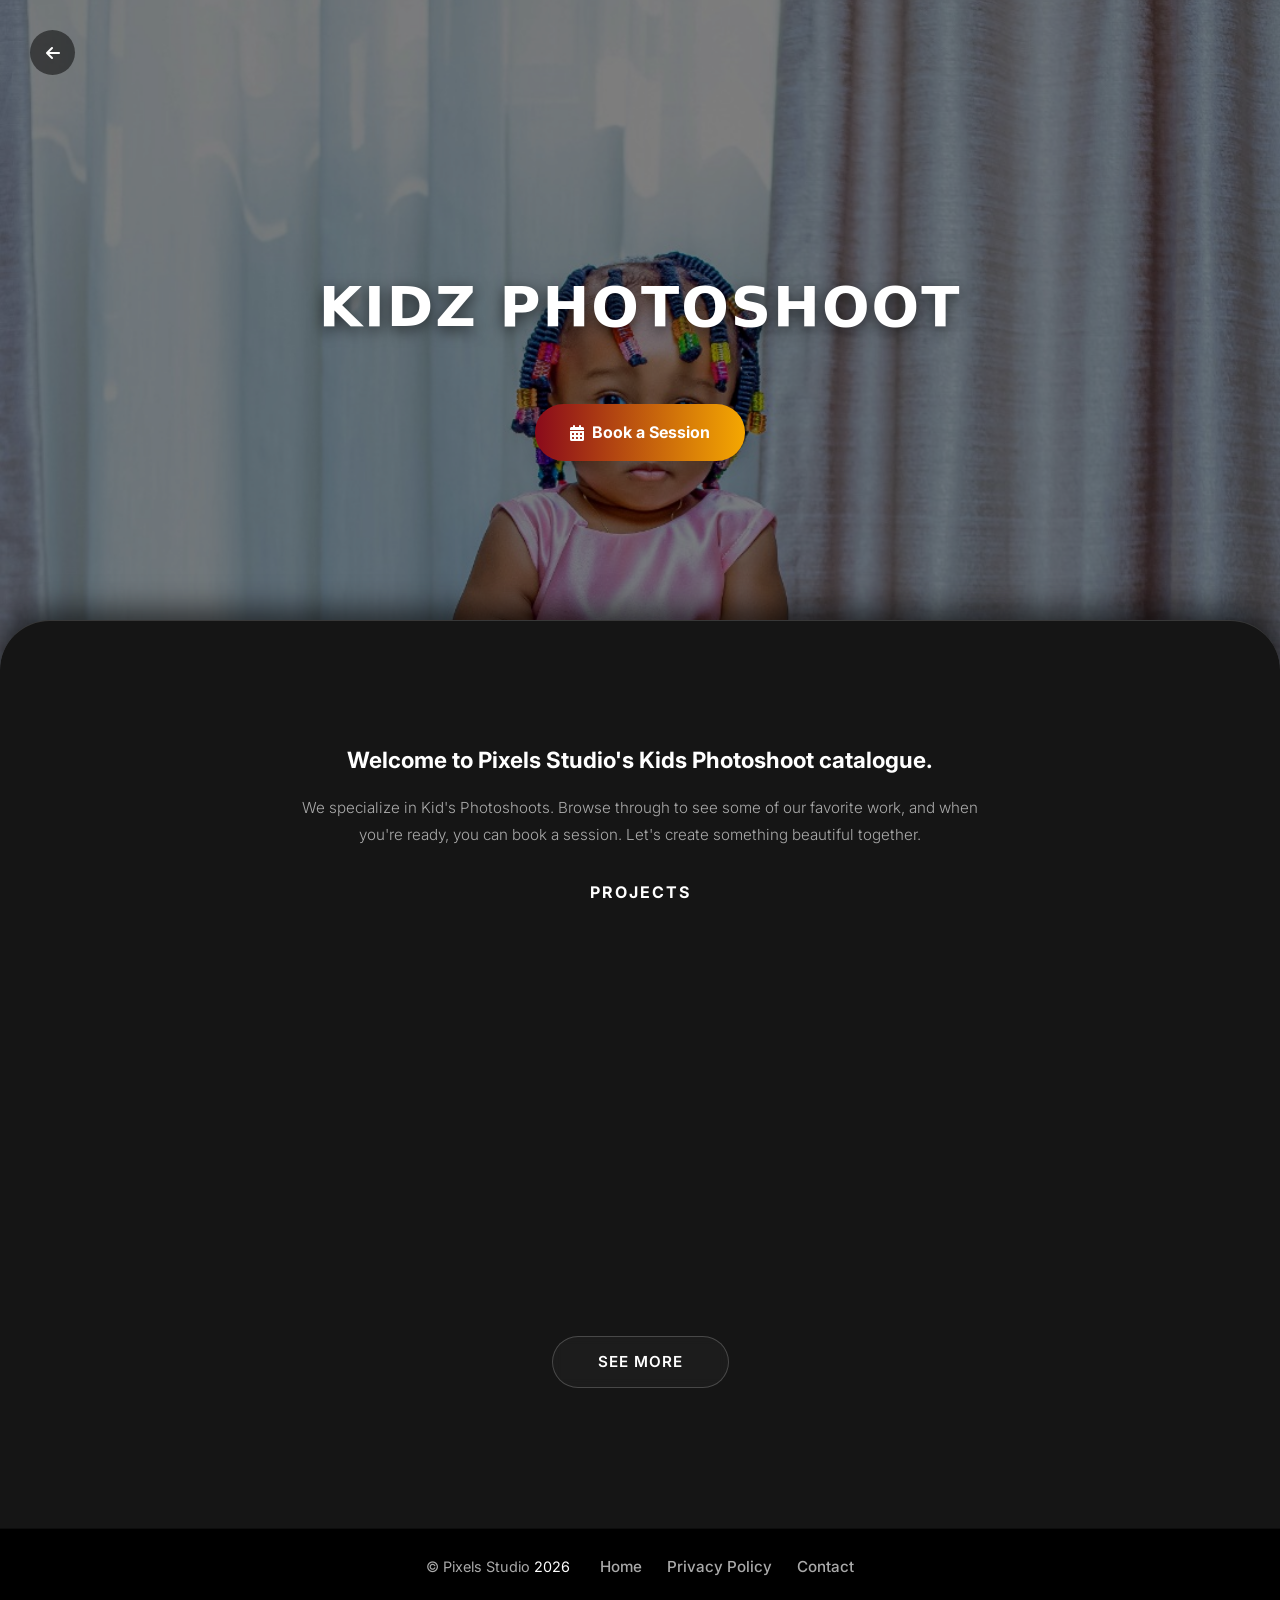
<file: Services/kids.html>
<!DOCTYPE html>
<html lang="en">
<head>
    <meta charset="UTF-8">
    <meta name="viewport" content="width=device-width, initial-scale=1.0">
    <title>Kidz Photoshoot | Pixels Studio</title>
    <meta name="description" content="Pixels Studio Kids Photoshoot - Capturing playful, genuine, and precious moments of your children with creative photography.">
    <link rel="preconnect" href="https://fonts.googleapis.com">
    <link rel="preconnect" href="https://fonts.gstatic.com" crossorigin>
    <link href="https://fonts.googleapis.com/css2?family=Inter:wght@400;700&family=Playfair+Display:wght@400;700&family=Cormorant+Garamond:wght@700&display=swap" rel="stylesheet"/>
    <link rel="stylesheet" href="https://cdnjs.cloudflare.com/ajax/libs/font-awesome/6.5.0/css/all.min.css">
    <link rel="stylesheet" href="../CSS/global.css">
    <link rel="stylesheet" href="../CSS/modal.css">
    <link rel="stylesheet" href="services-shared.css">
</head>
<body>
    
    <!-- =========================================
         THEME INITIALIZATION
    ========================================== -->
    <script>
        // Prevent FOIT (Flash of Inaccurate Theme)
        if (localStorage.getItem('theme') === 'light') document.body.classList.add('light-theme');
    </script>
    <a href="#main-content" class="skip-link">Skip to main content</a>

    <main id="main-content">
    <!-- =========================================
         HERO HEADER
    ========================================== -->
    <header class="service-hero kids-hero">
        <a href="../#services" class="floating-back-btn" aria-label="Back to Services">
            <i class="fas fa-arrow-left"></i>
        </a>

        <div class="hero-overlay">
            <h1 class="load-reveal delay-load-1">KIDZ PHOTOSHOOT</h1>
            
            <div class="load-reveal delay-load-2">
                <a href="javascript:void(0)" class="btn-book-session" onclick="openModal('kids')">
                    <i class="fas fa-calendar-alt" style="margin-right:8px;"></i>
                    Book a Session
                </a>
            </div>
        </div>
    </header>
    <!-- /HERO HEADER END -->

    <!-- =========================================
         SERVICE INTRODUCTION & GALLERY
    ========================================== -->
    <section class="service-intro kids-intro">
        <div class="container">
            <p class="intro-welcome">Welcome to Pixels Studio's Kids Photoshoot catalogue.</p>
            <p class="intro-text">
                We specialize in Kid's Photoshoots. Browse through to see some of our favorite work, and when you're ready, you can book a session. Let's create something beautiful together.
            </p>
            
            <h2 class="projects-title">PROJECTS</h2>
            
            <div class="gallery-grid" id="gallery">
                <div class="gallery-item"><img src="../Assets/kids 1.jpg" alt="Kid photoshoot photo 1" width="300" height="350" decoding="async"></div>
                <div class="gallery-item"><img src="../Assets/kids 2.jpg" alt="Kid photoshoot photo 2" width="300" height="350" decoding="async"></div>
                <div class="gallery-item"><img src="../Assets/kids 3.jpg" alt="Kid photoshoot photo 3" width="300" height="350" decoding="async"></div>
            </div>
            <a href="#gallery" class="see-more-btn">See More</a>
        </div>
    </section>
    <!-- /SERVICE INTRODUCTION END -->
    </main>

    <!-- =========================================
         MINIMAL FOOTER
    ========================================== -->
    <footer class="minimal-footer">
        <p class="copyright">&copy; Pixels Studio <span id="current-year">2025</span></p>
        <div class="footer-links">
            <a href="../index.html">Home</a>
            <a href="../privacy.html">Privacy Policy</a>
            <a href="../index.html#contact">Contact</a>
        </div>
    </footer>
    <!-- /MINIMAL FOOTER END -->

    <!-- =========================================
         BOOKING MODAL
    ========================================== -->
    <div id="bookingModal" class="modal-overlay">
        <div class="modal-container">
            
            <div class="modal-header">
                <h2>Book Pixels Studio</h2>
                <div class="brand-line"></div>
            </div>

            <p class="modal-subtitle">Please enter your booking details</p>

            <div class="progress-bar">
                <div class="step active" id="stepIndicator1">
                    <div class="step-circle">1</div>
                    <span>Your details</span>
                </div>
                <div class="step-line"></div>
                <div class="step" id="stepIndicator2">
                    <div class="step-circle">2</div>
                    <span>Booking details</span>
                </div>
                <div class="step-line"></div>
                <div class="step" id="stepIndicator3">
                    <div class="step-circle">3</div>
                    <span>Terms & Conditions</span>
                </div>
            </div>

            <form id="bookingForm" onsubmit="event.preventDefault();">
                <!-- Sets the subject line of the email you receive -->
                <input type="hidden" name="_subject" value="New Kidz Photoshoot Booking - Pixels Studio">
                
                <!-- Anti-Spam Honeypot Field -->
                <input type="text" name="_gotcha" style="display:none" tabindex="-1" autocomplete="off">

                <div class="form-step active" id="step1">
                    <div class="input-group">
                        <label for="kidsFullName">Full Name</label>
                        <input type="text" id="kidsFullName" name="fullName" placeholder="John Smith" autocomplete="name" enterkeyhint="next" required>
                    </div>
                    <div class="input-group">
                        <label for="kidsPhone">Phone Number</label>
                        <input type="tel" id="kidsPhone" name="phone" placeholder="+233 XX XXX XXXX" autocomplete="tel" enterkeyhint="next" required>
                    </div>
                    <div class="input-group">
                        <label for="kidsEmail">Email Address</label>
                        <input type="email" id="kidsEmail" name="email" placeholder="your@email.com" autocomplete="email" enterkeyhint="next" required>
                    </div>
                </div>

                <div class="form-step" id="step2">
                    <div class="input-group">
                        <label for="serviceSelectKids">Service</label>
                        <select id="serviceSelectKids" name="serviceType" aria-label="Select Service Type">
                            <option value="photoshoot">Photoshoot</option>
                            <option value="wedding">Wedding Coverage</option>
                            <option value="kids" selected>Kids Photography</option>
                            <option value="event">Other Event</option>
                        </select>
                    </div>
                    <div class="input-group">
                        <label>Date & Time</label>
                        <input type="datetime-local" name="bookingDate" required>
                    </div>
                    <div class="input-group">
                        <label>Location</label>
                        <input type="text" name="location" placeholder="Accra, Ghana" required>
                    </div>
                </div>

                <div class="form-step" id="step3">
                    <div class="terms-scroll-box">
                        <p>
                            All photographic materials, such as original negatives, photos, or slides, shall be the exclusive property of the photographer. The photographer shall own the copyright in all images created and may use the work for samples, contests, exhibition, advertising and self-promotion.
                        </p>
                        <br>
                        <p>
                            Booking deposit and payment: the client shall make a booking fee as per contract to retain the studio to perform the services specified in the contract.
                        </p>
                    </div>
                    <div class="checkbox-group">
                        <input type="checkbox" id="agreeTermsKids" name="agreeTerms" required>
                        <label for="agreeTermsKids">I agree to the Terms & Conditions</label>
                    </div>
                </div>

                <div class="form-navigation">
                    <button type="button" class="nav-btn back" id="prevBtn" onclick="changeStep(-1)" style="visibility: hidden;">
                        <i class="fas fa-arrow-left"></i> Back
                    </button>
                    <button type="button" class="nav-btn next" id="nextBtn" onclick="changeStep(1)">
                        Next <i class="fas fa-arrow-right"></i>
                    </button>
                </div>

            </form>

            <div class="modal-footer-bar">
                <button type="button" class="cancel-link" onclick="closeModal()">Cancel</button>
            </div>
        </div>
    </div>
    <!-- /BOOKING MODAL END -->

    <!-- =========================================
         FLOATING ACTIONS
    ========================================== -->
    <div class="floating-actions">
        <button class="floating-theme-btn" aria-label="Toggle Theme">
            <i class="fa-solid fa-moon"></i>
        </button>
        <button id="scrollTopBtn" class="scroll-top-btn" aria-label="Scroll to top">
            <i class="fas fa-arrow-up"></i>
        </button>
    </div>
    <!-- /FLOATING ACTIONS END -->

    <!-- =========================================
         SCRIPTS
    ========================================== -->
    <script src="../main.js"></script>
</body>
</html>
</file>
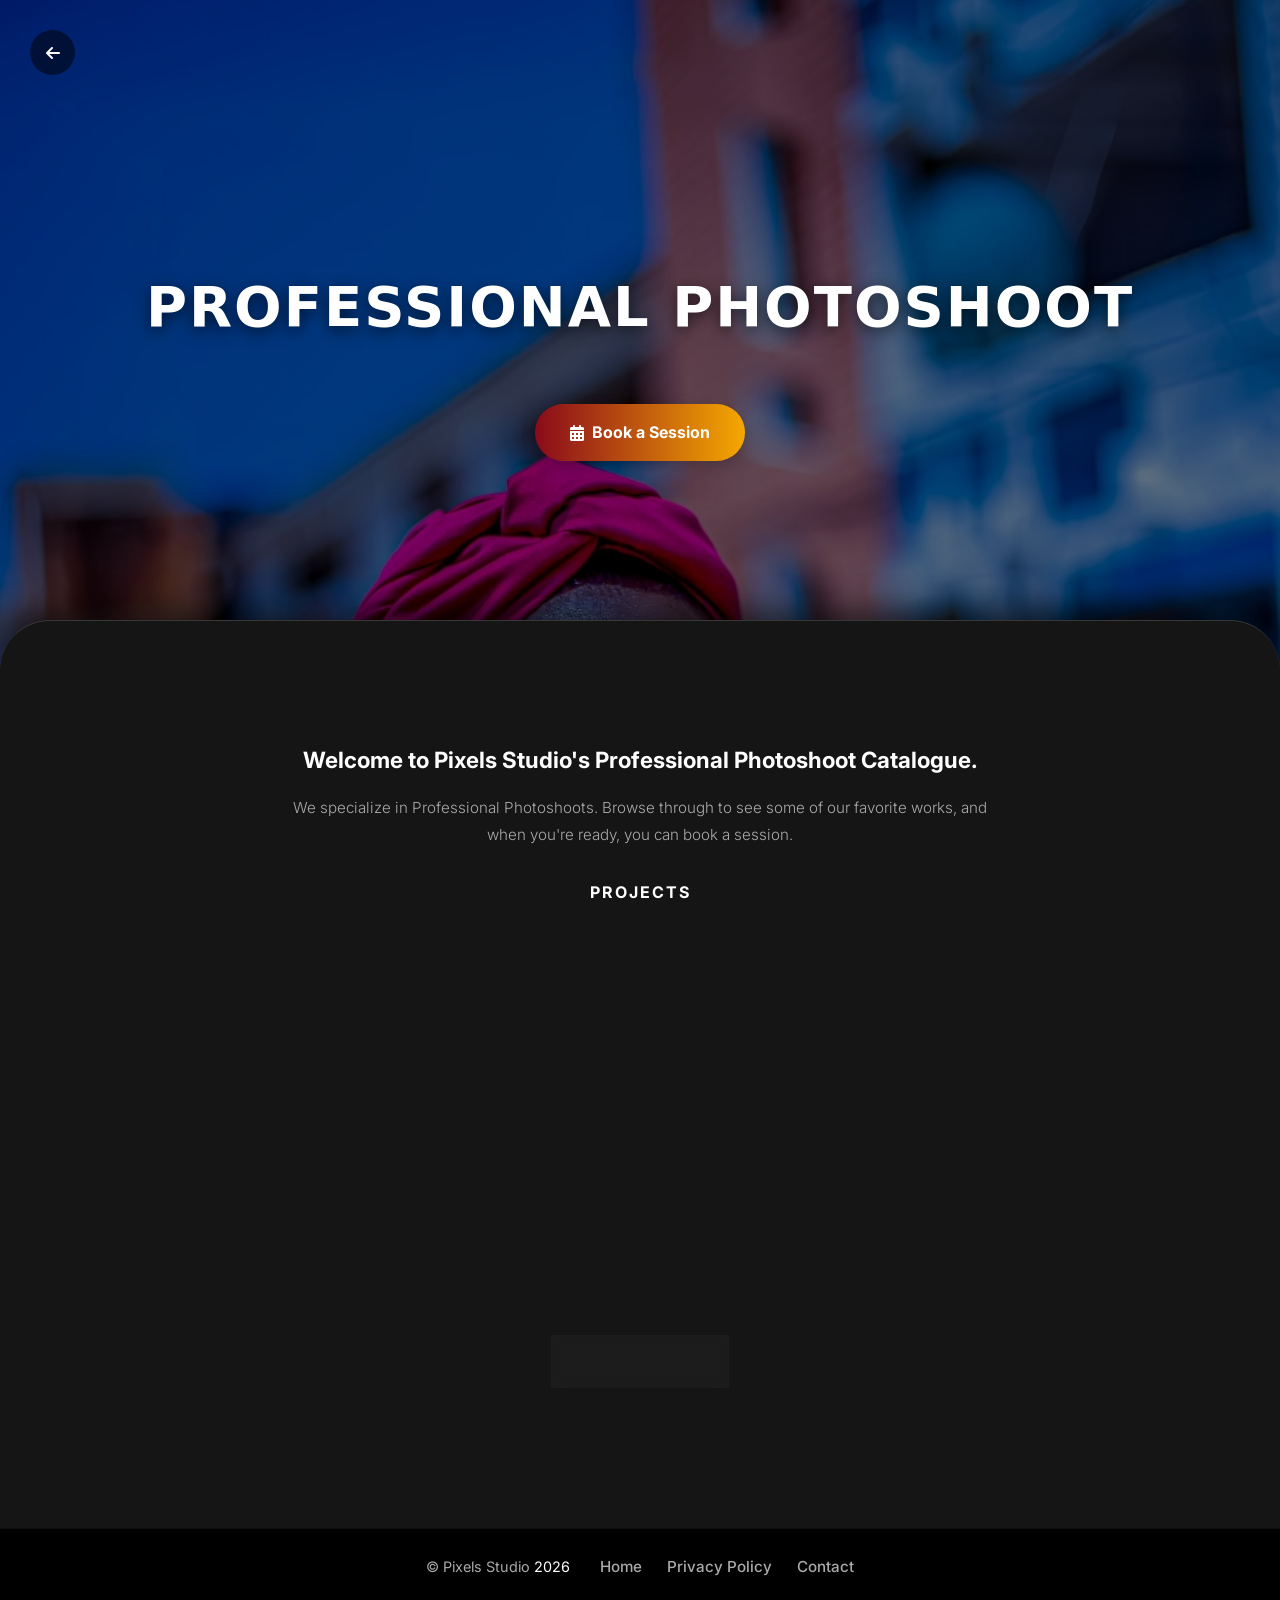
<file: Services/photoshoot.html>
<!DOCTYPE html>
<html lang="en">
<head>
    <meta charset="UTF-8">
    <meta name="viewport" content="width=device-width, initial-scale=1.0">
    <title>Professional Photoshoot | Pixels Studio</title>
    <meta name="description" content="Pixels Studio Professional Photoshoot - Capturing creative portraits, lifestyle, and commercial photography sessions.">
    <link rel="preconnect" href="https://fonts.googleapis.com">
    <link rel="preconnect" href="https://fonts.gstatic.com" crossorigin>
    <link href="https://fonts.googleapis.com/css2?family=Inter:wght@400;700&family=Playfair+Display:wght@400;700&family=Cormorant+Garamond:wght@700&display=swap" rel="stylesheet"/>
    <link rel="stylesheet" href="https://cdnjs.cloudflare.com/ajax/libs/font-awesome/6.5.0/css/all.min.css">
    <link rel="stylesheet" href="../CSS/global.css">
    <link rel="stylesheet" href="../CSS/modal.css">
    <link rel="stylesheet" href="services-shared.css">
</head>
<body>

    <!-- =========================================
         THEME INITIALIZATION
    ========================================== -->
    <script>
        // Prevent FOIT (Flash of Inaccurate Theme)
        if (localStorage.getItem('theme') === 'light') document.body.classList.add('light-theme');
    </script>
    <a href="#main-content" class="skip-link">Skip to main content</a>

    <main id="main-content">
    <!-- =========================================
         HERO HEADER
    ========================================== -->
    <header class="service-hero photoshoot-hero">
        <a href="../#services" class="floating-back-btn" aria-label="Back to Services">
            <i class="fas fa-arrow-left"></i>
        </a>

        <div class="hero-overlay">
            <h1 class="load-reveal delay-load-1">PROFESSIONAL PHOTOSHOOT</h1>
            
            <div class="load-reveal delay-load-2">
                <a href="javascript:void(0)" class="btn-book-session" onclick="openModal('photoshoot')">
                    <i class="fas fa-calendar-alt" style="margin-right:8px;"></i>
                    Book a Session
                </a>
            </div>
        </div>
    </header>
    <!-- /HERO HEADER END -->

    <!-- =========================================
         SERVICE INTRODUCTION & GALLERY
    ========================================== -->
    <section class="service-intro photoshoot-intro">
        <div class="container">
            <p class="intro-welcome">Welcome to Pixels Studio's Professional Photoshoot Catalogue.</p>
            <p class="intro-text">
                We specialize in Professional Photoshoots. Browse through to see some of our favorite works, and when you're ready, you can book a session.
            </p>
            
            <h2 class="projects-title">PROJECTS</h2>
            
            <div class="gallery-grid" id="gallery">
                <div class="gallery-item"><img src="../Assets/photoshoot 1.jpg" alt="Photoshoot portrait 1" width="300" height="350" decoding="async"></div>
                <div class="gallery-item"><img src="../Assets/photoshoot 2.jpg" alt="Photoshoot portrait 2" width="300" height="350" decoding="async"></div>
                <div class="gallery-item"><img src="../Assets/photoshoot 3.jpg" alt="Photoshoot portrait 3" width="300" height="350" decoding="async"></div>
            </div>
            <a href="#gallery" class="see-more-btn">See More</a>
        </div>
    </section>
    <!-- /SERVICE INTRODUCTION END -->
    </main>

    <!-- =========================================
         MINIMAL FOOTER
    ========================================== -->
    <footer class="minimal-footer">
        <p class="copyright">&copy; Pixels Studio <span id="current-year">2025</span></p>
        <div class="footer-links">
            <a href="../index.html">Home</a>
            <a href="../privacy.html">Privacy Policy</a>
            <a href="../index.html#contact">Contact</a>
        </div>
    </footer>
    <!-- /MINIMAL FOOTER END -->

    <!-- =========================================
         BOOKING MODAL
    ========================================== -->
    <div id="bookingModal" class="modal-overlay">
        <div class="modal-container">
            
            <div class="modal-header">
                <h2>Book Pixels Studio</h2>
                <div class="brand-line"></div>
            </div>

            <p class="modal-subtitle">Please enter your booking details</p>

            <div class="progress-bar">
                <div class="step active" id="stepIndicator1">
                    <div class="step-circle">1</div>
                    <span>Your details</span>
                </div>
                <div class="step-line"></div>
                <div class="step" id="stepIndicator2">
                    <div class="step-circle">2</div>
                    <span>Booking details</span>
                </div>
                <div class="step-line"></div>
                <div class="step" id="stepIndicator3">
                    <div class="step-circle">3</div>
                    <span>Terms & Conditions</span>
                </div>
            </div>

            <form id="bookingForm" onsubmit="event.preventDefault();">
                <!-- Sets the subject line of the email you receive -->
                <input type="hidden" name="_subject" value="New Photoshoot Booking - Pixels Studio">
                
                <!-- Anti-Spam Honeypot Field -->
                <input type="text" name="_gotcha" style="display:none" tabindex="-1" autocomplete="off">

                <div class="form-step active" id="step1">
                    <div class="input-group">
                        <label for="photoshootFullName">Full Name</label>
                        <input type="text" id="photoshootFullName" name="fullName" placeholder="John Smith" autocomplete="name" enterkeyhint="next" required>
                    </div>
                    <div class="input-group">
                        <label for="photoshootPhone">Phone Number</label>
                        <input type="tel" id="photoshootPhone" name="phone" placeholder="+233 XX XXX XXXX" autocomplete="tel" enterkeyhint="next" required>
                    </div>
                    <div class="input-group">
                        <label for="photoshootEmail">Email Address</label>
                        <input type="email" id="photoshootEmail" name="email" placeholder="your@email.com" autocomplete="email" enterkeyhint="next" required>
                    </div>
                </div>

                <div class="form-step" id="step2">
                    <div class="input-group">
                        <label for="serviceSelectPhotoshoot">Service</label>
                        <select id="serviceSelectPhotoshoot" name="serviceType" aria-label="Select Service Type">
                            <option value="photoshoot" selected>Photoshoot</option>
                            <option value="wedding">Wedding Coverage</option>
                            <option value="kids">Kids Photography</option>
                            <option value="event">Other Event</option>
                        </select>
                    </div>
                    <div class="input-group">
                        <label>Date & Time</label>
                        <input type="datetime-local" name="bookingDate" required>
                    </div>
                    <div class="input-group">
                        <label>Location</label>
                        <input type="text" name="location" placeholder="Accra, Ghana" required>
                    </div>
                </div>

                <div class="form-step" id="step3">
                    <div class="terms-scroll-box">
                        <p>
                            All photographic materials, such as original negatives, photos, or slides, shall be the exclusive property of the photographer. The photographer shall own the copyright in all images created and may use the work for samples, contests, exhibition, advertising and self-promotion.
                        </p>
                        <br>
                        <p>
                            Booking deposit and payment: the client shall make a booking fee as per contract to retain the studio to perform the services specified in the contract.
                        </p>
                    </div>
                    <div class="checkbox-group">
                        <input type="checkbox" id="agreeTermsPhoto" name="agreeTerms" required>
                        <label for="agreeTermsPhoto">I agree to the Terms & Conditions</label>
                    </div>
                </div>

                <div class="form-navigation">
                    <button type="button" class="nav-btn back" id="prevBtn" onclick="changeStep(-1)" style="visibility: hidden;">
                        <i class="fas fa-arrow-left"></i> Back
                    </button>
                    <button type="button" class="nav-btn next" id="nextBtn" onclick="changeStep(1)">
                        Next <i class="fas fa-arrow-right"></i>
                    </button>
                </div>

            </form>

            <div class="modal-footer-bar">
                <button type="button" class="cancel-link" onclick="closeModal()">Cancel</button>
            </div>
        </div>
    </div>
    <!-- /BOOKING MODAL END -->

    <!-- =========================================
         FLOATING ACTIONS
    ========================================== -->
    <div class="floating-actions">
        <button class="floating-theme-btn" aria-label="Toggle Theme">
            <i class="fa-solid fa-moon"></i>
        </button>
        <button id="scrollTopBtn" class="scroll-top-btn" aria-label="Scroll to top">
            <i class="fas fa-arrow-up"></i>
        </button>
    </div>
    <!-- /FLOATING ACTIONS END -->

    <!-- =========================================
         SCRIPTS
    ========================================== -->
    <script src="../main.js"></script>
</body>
</html>
</file>
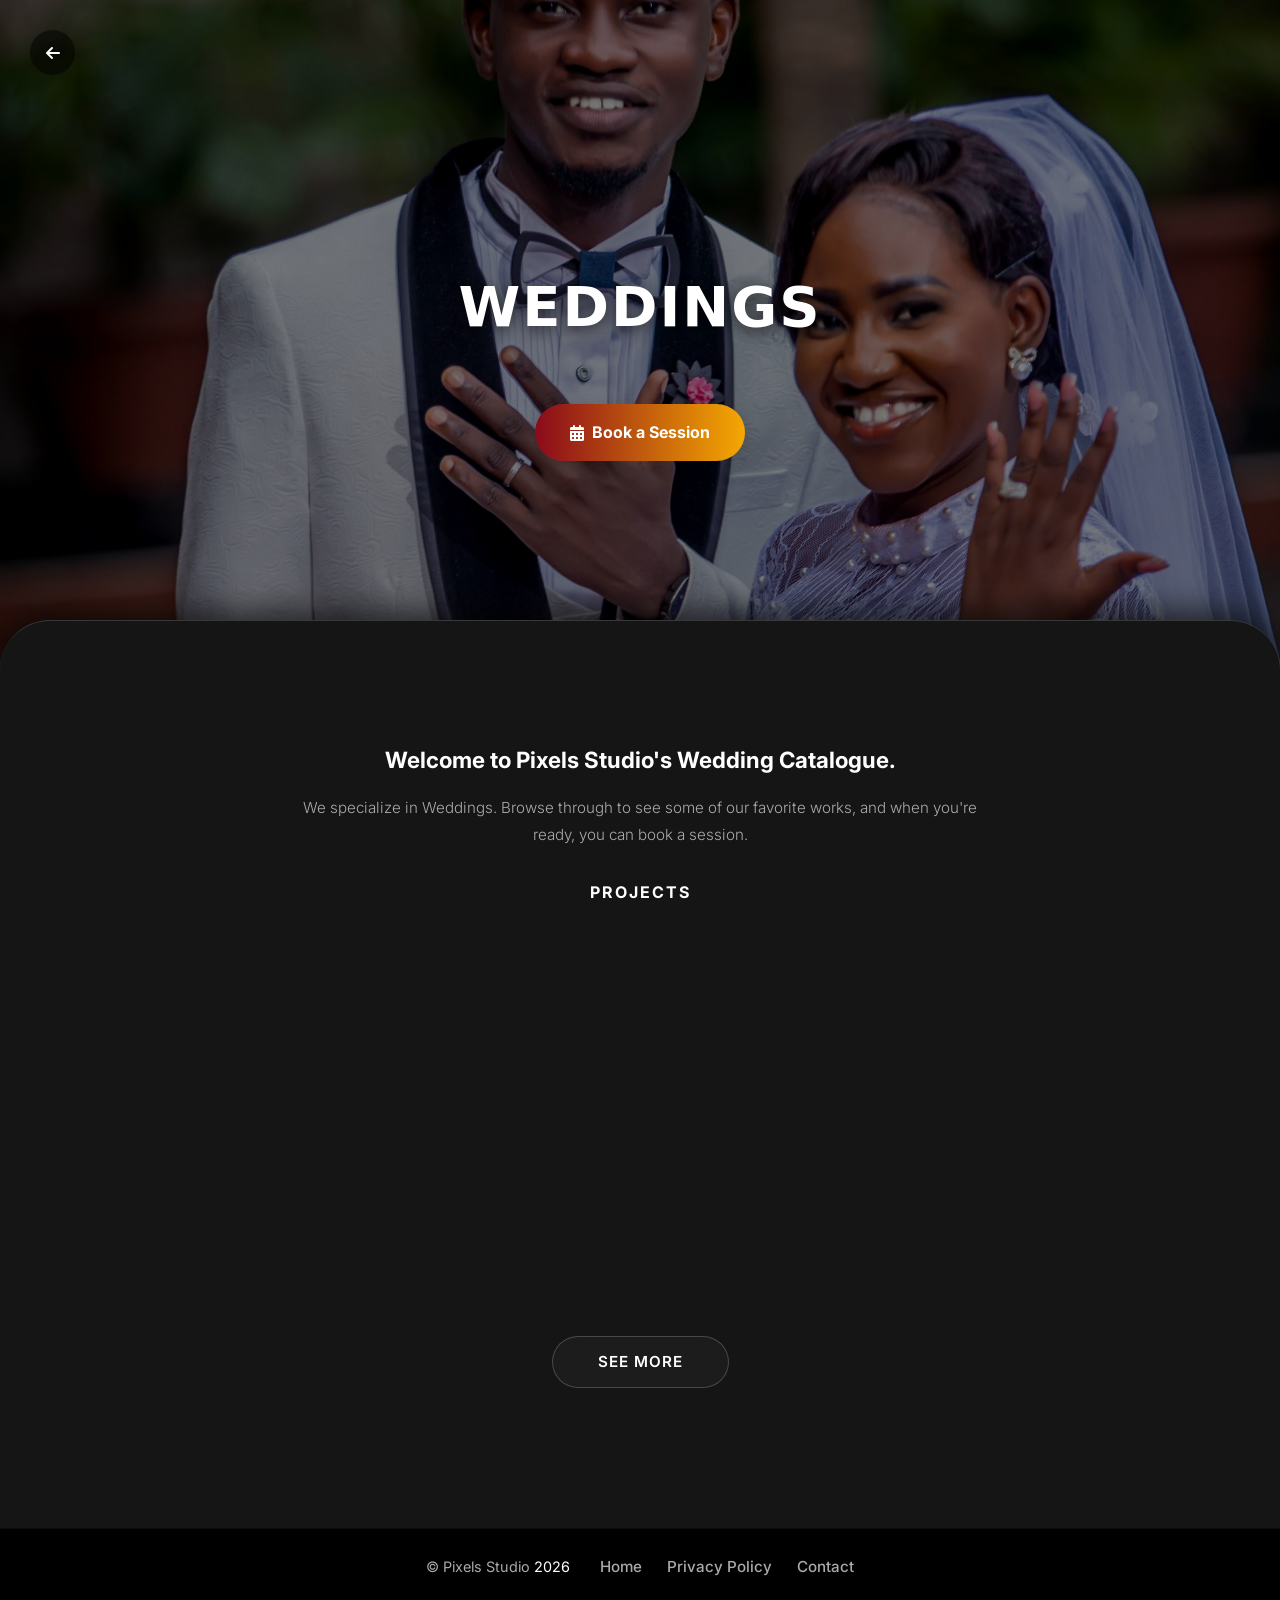
<file: Services/weddings.html>
<!DOCTYPE html>
<html lang="en">
<head>
    <meta charset="UTF-8">
    <meta name="viewport" content="width=device-width, initial-scale=1.0">
    <title>Weddings | Pixels Studio</title>
    <meta name="description" content="Pixels Studio Wedding Photography - Capturing timeless romantic stories, unforgettable moments, and elegant wedding coverage.">
    <link rel="preconnect" href="https://fonts.googleapis.com">
    <link rel="preconnect" href="https://fonts.gstatic.com" crossorigin>
    <link href="https://fonts.googleapis.com/css2?family=Inter:wght@400;700&family=Playfair+Display:wght@400;700&family=Cormorant+Garamond:wght@700&display=swap" rel="stylesheet"/>
    <link rel="stylesheet" href="https://cdnjs.cloudflare.com/ajax/libs/font-awesome/6.5.0/css/all.min.css">
    <link rel="stylesheet" href="../CSS/global.css">
    <link rel="stylesheet" href="../CSS/modal.css">
    <link rel="stylesheet" href="services-shared.css">
</head>
<body>

    <!-- =========================================
         THEME INITIALIZATION
    ========================================== -->
    <script>
        // Prevent FOIT (Flash of Inaccurate Theme)
        if (localStorage.getItem('theme') === 'light') document.body.classList.add('light-theme');
    </script>
    <a href="#main-content" class="skip-link">Skip to main content</a>

    <main id="main-content">
    <!-- =========================================
         HERO HEADER
    ========================================== -->
    <header class="service-hero weddings-hero">
        <a href="../#services" class="floating-back-btn" aria-label="Back to Services">
            <i class="fas fa-arrow-left"></i>
        </a>

        <div class="hero-overlay">
            <h1 class="load-reveal delay-load-1">WEDDINGS</h1>
            
            <div class="load-reveal delay-load-2">
                <a href="javascript:void(0)" class="btn-book-session" onclick="openModal('wedding')">
                    <i class="fas fa-calendar-alt" style="margin-right:8px;"></i>
                    Book a Session
                </a>
            </div>
        </div>
    </header>
    <!-- /HERO HEADER END -->

    <!-- =========================================
         SERVICE INTRODUCTION & GALLERY
    ========================================== -->
    <section class="service-intro weddings-intro">
        <div class="container">
            <p class="intro-welcome">Welcome to Pixels Studio's Wedding Catalogue.</p>
            <p class="intro-text">
                We specialize in Weddings. Browse through to see some of our favorite works, and when you're ready, you can book a session.
            </p>
            
            <h2 class="projects-title">PROJECTS</h2>
            
            <div class="gallery-grid" id="gallery">
                <div class="gallery-item"><img src="../Assets/wedding 1.jpg" alt="Wedding photo 1" decoding="async"></div>
                <div class="gallery-item"><img src="../Assets/wedding 2.jpg" alt="Wedding photo 2" decoding="async"></div>
                <div class="gallery-item"><img src="../Assets/wedding 3.jpg" alt="Wedding photo 3" decoding="async"></div>
            </div>
            <a href="#gallery" class="see-more-btn">See More</a>
        </div>
    </section>
    <!-- /SERVICE INTRODUCTION END -->
    </main>

    <!-- =========================================
         MINIMAL FOOTER
    ========================================== -->
    <footer class="minimal-footer">
        <p class="copyright">&copy; Pixels Studio <span id="current-year">2025</span></p>
        <div class="footer-links">
            <a href="../index.html">Home</a>
            <a href="../privacy.html">Privacy Policy</a>
            <a href="../index.html#contact">Contact</a>
        </div>
    </footer>
    <!-- /MINIMAL FOOTER END -->

    <!-- =========================================
         BOOKING MODAL
    ========================================== -->
    <div id="bookingModal" class="modal-overlay">
        <div class="modal-container">
            
            <div class="modal-header">
                <h2>Book Pixels Studio</h2>
                <div class="brand-line"></div>
            </div>

            <p class="modal-subtitle">Please enter your booking details</p>

            <div class="progress-bar">
                <div class="step active" id="stepIndicator1">
                    <div class="step-circle">1</div>
                    <span>Your details</span>
                </div>
                <div class="step-line"></div>
                <div class="step" id="stepIndicator2">
                    <div class="step-circle">2</div>
                    <span>Booking details</span>
                </div>
                <div class="step-line"></div>
                <div class="step" id="stepIndicator3">
                    <div class="step-circle">3</div>
                    <span>Terms & Conditions</span>
                </div>
            </div>

            <form id="bookingForm" onsubmit="event.preventDefault();">
                <!-- Sets the subject line of the email you receive -->
                <input type="hidden" name="_subject" value="New Wedding Booking - Pixels Studio">
                
                <!-- Anti-Spam Honeypot Field -->
                <input type="text" name="_gotcha" style="display:none" tabindex="-1" autocomplete="off">

                <div class="form-step active" id="step1">
                    <div class="input-group">
                        <label for="weddingsFullName">Full Name</label>
                        <input type="text" id="weddingsFullName" name="fullName" placeholder="John Smith" autocomplete="name" enterkeyhint="next" required>
                    </div>
                    <div class="input-group">
                        <label for="weddingsPhone">Phone Number</label>
                        <input type="tel" id="weddingsPhone" name="phone" placeholder="+233 XX XXX XXXX" autocomplete="tel" enterkeyhint="next" required>
                    </div>
                    <div class="input-group">
                        <label for="weddingsEmail">Email Address</label>
                        <input type="email" id="weddingsEmail" name="email" placeholder="your@email.com" autocomplete="email" enterkeyhint="next" required>
                    </div>
                </div>

                <div class="form-step" id="step2">
                    <div class="input-group">
                        <label for="serviceSelectWeddings">Service</label>
                        <select id="serviceSelectWeddings" name="serviceType" aria-label="Select Service Type">
                            <option value="photoshoot">Photoshoot</option>
                            <option value="wedding" selected>Wedding Coverage</option>
                            <option value="kids">Kids Photography</option>
                            <option value="event">Other Event</option>
                        </select>
                    </div>
                    <div class="input-group">
                        <label>Date & Time</label>
                        <input type="datetime-local" name="bookingDate" required>
                    </div>
                    <div class="input-group">
                        <label>Location</label>
                        <input type="text" name="location" placeholder="Accra, Ghana" required>
                    </div>
                </div>

                <div class="form-step" id="step3">
                    <div class="terms-scroll-box">
                        <p>
                            All photographic materials, such as original negatives, photos, or slides, shall be the exclusive property of the photographer. The photographer shall own the copyright in all images created and may use the work for samples, contests, exhibition, advertising and self-promotion.
                        </p>
                        <br>
                        <p>
                            Booking deposit and payment: the client shall make a booking fee as per contract to retain the studio to perform the services specified in the contract.
                        </p>
                    </div>
                    <div class="checkbox-group">
                        <input type="checkbox" id="agreeTermsWedding" name="agreeTerms" required>
                        <label for="agreeTermsWedding">I agree to the Terms & Conditions</label>
                    </div>
                </div>

                <div class="form-navigation">
                    <button type="button" class="nav-btn back" id="prevBtn" onclick="changeStep(-1)" style="visibility: hidden;">
                        <i class="fas fa-arrow-left"></i> Back
                    </button>
                    <button type="button" class="nav-btn next" id="nextBtn" onclick="changeStep(1)">
                        Next <i class="fas fa-arrow-right"></i>
                    </button>
                </div>

            </form>

            <div class="modal-footer-bar">
                <button type="button" class="cancel-link" onclick="closeModal()">Cancel</button>
            </div>
        </div>
    </div>
    <!-- /BOOKING MODAL END -->

    <!-- =========================================
         FLOATING ACTIONS
    ========================================== -->
    <div class="floating-actions">
        <button class="floating-theme-btn" aria-label="Toggle Theme">
            <i class="fa-solid fa-moon"></i>
        </button>
        <button id="scrollTopBtn" class="scroll-top-btn" aria-label="Scroll to top">
            <i class="fas fa-arrow-up"></i>
        </button>
    </div>
    <!-- /FLOATING ACTIONS END -->

    <!-- =========================================
         SCRIPTS
    ========================================== -->
    <script src="../main.js"></script>
</body>
</html>
</file>
<file: CSS/global.css>
/* =========================================
   GLOBAL STYLES & VARIABLES
   ========================================= */

*,
*::before,
*::after {
    margin: 0;
    padding: 0;
    box-sizing: border-box;
    -webkit-tap-highlight-color: transparent;
}

.skip-link {
    position: absolute;
    top: 20px;
    left: 20px;
    transform: translateY(-120px);
    background: var(--primary, #8a0a1b);
    color: #ffffff;
    padding: 12px 20px;
    border-radius: 8px;
    z-index: 100000;
    text-decoration: none;
    font-weight: 600;
    transition: transform 0.2s cubic-bezier(0.16, 1, 0.3, 1);
}
.skip-link:focus {
    transform: translateY(0);
}

:root {
    --primary: #8a0a1b;
    --primary-dark: #5C000E;
    --dark: #121212;
    --gray: #6c757d;
    --transition: all 0.3s ease;
    --noise-texture: url("[data-uri]");
}

body {
    /* --- THEME VARIABLES (Dark Mode Default) --- */
    --bg-body: #161616;
    --text-main: #ffffff;
    --text-muted: #999999;
    --selection-bg: var(--primary);
    --selection-color: #ffffff;
    
    --nav-bg: rgba(22, 22, 22, 0.65);
    --nav-bg-scrolled: rgba(18, 18, 18, 0.82);
    --nav-border: rgba(255, 255, 255, 0.15);
    --nav-shadow: 0 10px 35px rgba(0, 0, 0, 0.5);
    --nav-shadow-scrolled: 0 15px 45px rgba(0, 0, 0, 0.8);
    
    --scroll-track: transparent;
    --scroll-thumb: #444444;
    --scroll-thumb-hover: var(--primary);

    font-family: 'Inter', sans-serif;
    background-color: var(--bg-body);
    color: var(--text-main);
    scrollbar-color: var(--scroll-thumb) var(--scroll-track);
    line-height: 1.7;
    overflow-x: hidden; 
    overflow-anchor: none;
    transition: background-color 0.5s ease, color 0.5s ease;
}

body.light-theme {
    /* --- LIGHT THEME OVERRIDES --- */
    --bg-body: #faf8f5;
    --text-main: #111111;
    --text-muted: #444444;
    --selection-bg: rgba(138, 10, 27, 0.15);
    --selection-color: #8a0a1b;
    
    --nav-bg: rgba(250, 248, 245, 0.72);
    --nav-bg-scrolled: rgba(255, 255, 255, 0.88);
    --nav-border: rgba(0, 0, 0, 0.12);
    --nav-shadow: 0 10px 35px rgba(0, 0, 0, 0.08);
    --nav-shadow-scrolled: 0 15px 45px rgba(0, 0, 0, 0.12);
    
    --scroll-track: #faf8f5;
    --scroll-thumb: #cccccc;
    --scroll-thumb-hover: #8a0a1b;
}

html {
    background-color: #0e0d0d; 
    scroll-behavior: smooth;
}

body::before {
    content: '';
    position: fixed;
    inset: 0;
    background-image: var(--noise-texture);
    opacity: 0;
    z-index: -999;
    pointer-events: none;
    transition: opacity 0.5s ease;
}
body.light-theme::before {
    opacity: 1;
}

/* =========================================
   TEXT SELECTION
   ========================================= */
::selection {
    background-color: var(--selection-bg);
    color: var(--selection-color);
}
::-moz-selection {
    background-color: var(--selection-bg);
    color: var(--selection-color);
}

::-webkit-scrollbar-track {
    background: var(--scroll-track);
}
::-webkit-scrollbar-thumb {
    background: var(--scroll-thumb);
}
::-webkit-scrollbar-thumb:hover {
    background: var(--scroll-thumb-hover);
}

img {
    max-width: 100%;
    height: auto;
    display: block;
}

a {
    text-decoration: none;
    color: inherit;
    transition: var(--transition);
}

.container {
    width: 90%;
    max-width: 1200px;
    margin: 0 auto;
    padding: 0 1rem;
    position: relative;
    z-index: 2;
}

section {
    padding: 5rem 0;
}

/* =========================================
   GLASS PILL NAVIGATION
   ========================================= */

.floating-header { 
    position: fixed; 
    top: 20px; 
    left: 0; 
    width: 100%; 
    z-index: 9999; 
    display: flex; 
    justify-content: center; 
    will-change: transform, opacity, filter;
    /* Reappearance (entrance): smooth 360ms cubic-bezier curve */
    transition: transform 0.36s cubic-bezier(0.16, 1, 0.3, 1), 
                opacity 0.3s ease-out, 
                filter 0.3s ease-out; 
}

.glass-nav { 
    display: flex; 
    align-items: center; 
    position: relative; 
    background: var(--nav-bg); 
    backdrop-filter: blur(16px) saturate(180%); 
    -webkit-backdrop-filter: blur(16px) saturate(180%);
    padding: 10px 20px; 
    border-radius: 60px; 
    gap: 5px; 
    border: 1px solid var(--nav-border); 
    box-shadow: var(--nav-shadow); 
    transition: background-color 0.3s ease, border-color 0.3s ease, box-shadow 0.3s ease, transform 0.2s ease; 
}

/* Restores the fixed position when scrolling down */
.floating-header.scrolled { 
    top: 15px;
}

.floating-header.scrolled .glass-nav { 
    background: var(--nav-bg-scrolled); 
    border: 1px solid var(--nav-border); 
    box-shadow: var(--nav-shadow-scrolled); 
}

/* Disappearance (exit): swift 240ms with scale reduction and micro-blur */
.floating-header.nav-hidden {
    animation: none !important;
    transform: translateY(-40px) scale(0.92) !important;
    opacity: 0 !important;
    filter: blur(4px) !important;
    pointer-events: none !important;
    /* Faster exit transition when hiding */
    transition: transform 0.24s cubic-bezier(0.7, 0, 0.84, 0), 
                opacity 0.2s ease-in, 
                filter 0.2s ease-in !important;
}

.nav-logo { 
    display: flex; 
    align-items: center; 
    padding-right: 15px; 
    z-index: 2; 
    cursor: pointer; 
}

.nav-divider { 
    width: 1px; 
    height: 28px; 
    background: rgba(255, 255, 255, 0.15); 
    margin-right: 15px; 
    z-index: 2; 
}

.nav-item { 
    display: flex; 
    flex-direction: row; 
    align-items: center; 
    justify-content: center; 
    gap: 8px; 
    padding: 14px 32px; 
    border-radius: 50px; 
    position: relative; 
    z-index: 2; 
    transition: all 0.3s ease; 
}

.nav-item i, 
.nav-item span { 
    font-size: 0.95rem; 
    font-weight: 600; 
    color: #999; 
    transition: all 0.3s ease; 
}

.nav-item.has-slider i, 
.nav-item.has-slider span { 
    color: #fff; 
}

.nav-slider { 
    position: absolute; 
    top: 10px; 
    left: 0; 
    height: calc(100% - 20px); 
    background-color: var(--primary); 
    border-radius: 50px; 
    z-index: 1; 
    transition: all 0.4s cubic-bezier(0.25, 1, 0.5, 1); 
    box-shadow: 0 4px 15px rgba(138, 10, 27, 0.4); 
}

.mobile-toggle { 
    display: none; 
    position: absolute; 
    right: 20px; 
    font-size: 1.5rem; 
    cursor: pointer; 
    color: #fff; 
    padding: 10px; 
    pointer-events: auto; 
    border-radius: 50%;
    transition: all 0.3s ease;
}

/* =========================================
   BUTTONS (WITH ACTIVE MOBILE TAP)
   ========================================= */

.btn { 
    display: inline-block; 
    padding: 0.9rem 2rem; 
    border-radius: 50px; 
    font-weight: 600; 
    transition: transform 0.2s cubic-bezier(0.16, 1, 0.3, 1), 
                background-color 0.2s ease, 
                box-shadow 0.2s ease, 
                color 0.2s ease; 
    text-transform: uppercase; 
    letter-spacing: 0.5px; 
    font-size: 0.9rem; 
    cursor: pointer; 
    text-align: center;
}

.btn-primary { 
    background: var(--primary); 
    color: #fff; 
    box-shadow: 0 4px 15px rgba(138, 10, 27, 0.35); 
}

@media (hover: hover) and (pointer: fine) {
    .btn-primary:hover { 
        background: var(--primary-dark); 
        transform: translateY(-2px); 
        box-shadow: 0 6px 20px rgba(138, 10, 27, 0.45); 
    }
}

.btn-primary:active {
    transform: scale(0.97);
}

.btn-outline { 
    border: 2px solid var(--primary); 
    color: #ffffff; 
}

@media (hover: hover) and (pointer: fine) {
    .btn-outline:hover { 
        background: var(--primary); 
        color: white; 
        transform: translateY(-2px); 
        box-shadow: 0 6px 20px rgba(138, 10, 27, 0.35);
    }
}

.btn-outline:active {
    transform: scale(0.97);
}

/* =========================================
   TYPOGRAPHY
   ========================================= */

.section-title { 
    font-family: 'Playfair Display', serif; 
    font-size: 2.5rem; 
    text-align: center; 
    margin-bottom: 3rem; 
    position: relative; 
    color: var(--text-main); 
    transition: color 0.5s ease;
}

p, span {
    color: var(--text-muted);
    transition: color 0.5s ease;
}

.section-title::after { 
    content: ''; 
    width: 80px; 
    height: 4px; 
    background-color: var(--primary); 
    display: block; 
    margin: 1rem auto 0; 
    border-radius: 2px; 
}

/* Global Typography Mobile Reduction */
@media (max-width: 480px) {
    body {
        font-size: 0.95rem;
    }
    .section-title {
        font-size: 2rem;
    }
    .btn {
        padding: 0.8rem 1.5rem;
        font-size: 0.85rem;
    }
}

/* =========================================
   FOOTER SECTION (GLOBAL)
   ========================================= */

footer:not(.minimal-footer) { 
    width: 100%; 
    z-index: 20; 
    position: relative; 
    bottom: 0; 
    background: linear-gradient(to right, #3a0008 15%, #0e0d0d 60%, #0e0d0d 100%);
    color: #fff; 
    padding: 50px 0 20px; 
    border-top-left-radius: 50px; 
    font-size: 13px; 
    line-height: 20px; 
    box-shadow: 0 -5px 20px rgba(0, 0, 0, 0.8); 
    transition: box-shadow 0.5s ease, color 0.5s ease;
    overflow: hidden;
}

footer:not(.minimal-footer)::before {
    content: '';
    position: absolute;
    inset: 0;
    background: linear-gradient(to right, #0e0d0d 0%, #0e0d0d 40%, #3a0008 100%);
    opacity: 0;
    z-index: 0;
    transition: opacity 0.5s ease;
    pointer-events: none;
}

footer p,
footer span {
    color: #ffffff;
}

footer > hr,
footer > .copyright {
    position: relative;
    z-index: 2;
}

.row { 
    width: 85%; 
    margin: auto; 
    display: flex; 
    flex-wrap: wrap; 
    align-items: flex-start; 
    justify-content: space-between; 
    position: relative;
    z-index: 2;
}

.column { 
    flex-basis: 25%; 
    padding: 10px; 
}

.column:nth-child(2), 
.column:nth-child(3) { 
    flex-basis: 15%; 
}

.logo-footer { 
    width: 120px; 
    margin-bottom: 30px; 
}

.column h3 { 
    width: fit-content; 
    margin-bottom: 40px; 
    position: relative; 
    font-family: 'Inter', serif; 
    transition: color 0.5s ease;
}

.footer-head { 
    width: fit-content; 
    border-bottom: 1px solid #ccc; 
    margin: 20px 0; 
    font-family: 'Inter', sans-serif; 
    transition: color 0.5s ease;
}

.phone-numbers a { 
    display: block; 
    color: #fff; 
    text-decoration: none; 
    font-weight: bold; 
    margin-top: 10px; 
    margin-bottom: 5px; 
    font-family: 'Inter', sans-serif; 
    position: relative;
    width: fit-content;
}

ul li { 
    list-style: none; 
    margin-bottom: 12px; 
}

ul li a { 
    text-decoration: none; 
    color: #fff; 
    position: relative;
    display: inline-block;
}

.phone-numbers a::after,
ul li a::after {
    content: '';
    position: absolute;
    width: 0;
    height: 2px;
    bottom: -2px;
    left: 0;
    background-color: var(--primary);
    transition: width 0.3s ease;
}

footer .phone-numbers a:hover::after,
footer .phone-numbers a:active::after,
footer ul li a:hover::after,
footer ul li a:active::after {
    width: 100%;
}

.social-links { 
    display: flex; 
    gap: 1rem; 
    margin-top: 2rem; 
    justify-content: flex-start; 
}

.social-links a { 
    width: 40px; 
    height: 40px; 
    background-color: white; 
    border-radius: 50%; 
    display: flex; 
    align-items: center; 
    justify-content: center; 
    box-shadow: 0 2px 8px rgba(0,0,0,0.08);
    color: #8a0a1b;
    font-size: 1.2rem; 
    transition: all 0.3s ease; 
}

.social-links a:hover { 
    transform: translateY(-3px); 
    box-shadow: 0 0 15px rgba(138, 10, 27, 0.6), 0 8px 25px rgba(0, 0, 0, 0.3);
    background-color: var(--primary);
    color: #ffffff;
}

.social-links a:active {
    transform: scale(0.9);
}

hr { 
    width: 90%; 
    border: 0; 
    border-bottom: 1px solid #ccc; 
    margin: 20px auto; 
}

.copyright { 
    text-align: center; 
    transition: color 0.5s ease;
}

/* Footer Mobile Responsiveness */
@media (max-width: 768px) {
    footer {
        font-size: 16px;
        line-height: 1.8;
        padding-top: 40px;
        text-align: center;
    }
    .row {
        flex-direction: column;
        width: 90%;
        align-items: center;
    }
    .column, 
    .column:nth-child(2), 
    .column:nth-child(3) {
        flex-basis: 100%;
        width: 100%;
        margin-bottom: 30px;
        display: flex;
        flex-direction: column;
        align-items: center;
    }
    
    /* Mobile Footer Column Ordering */
    .row .column:nth-child(1) {
        order: 1; /* 1st: Logo and Intro */
    }
    .row .column:nth-child(3) {
        order: 2; /* 2nd: Links (Moved up!) */
    }
    .row .column:nth-child(2) {
        order: 3; /* 3rd: Office & Phone */
    }
    .row .column:nth-child(4) {
        order: 4; /* 4th: Studio Hours & Socials */
    }

    .column h3 {
        margin-bottom: 15px;
        font-size: 1.3rem;
    }
    .phone-numbers a {
        font-size: 17px;
        padding: 5px 0;
    }
    .social-links {
        justify-content: center;
    }
    .social-links a {
        width: 45px;
        height: 45px;
        font-size: 1.3rem;
    }
}


/* =========================================
   FLOATING ACTIONS (Scroll to Top & Theme)
   ========================================= */

.floating-actions {
    position: fixed;
    bottom: 30px;
    right: 30px;
    display: flex;
    flex-direction: column;
    gap: 15px;
    z-index: 9999;
    align-items: center;
}

.floating-theme-btn {
    width: 50px;
    height: 50px;
    background-color: #222;
    color: #ccc;
    border: 1px solid rgba(255, 255, 255, 0.1);
    border-radius: 50%;
    font-size: 1.2rem;
    cursor: pointer;
    box-shadow: 0 4px 15px rgba(0, 0, 0, 0.7);
    transition: all 0.3s ease;
    display: flex;
    align-items: center;
    justify-content: center;
    opacity: 0;
    visibility: hidden;
    transform: translateY(20px);
}

.floating-theme-btn:hover {
    color: #fff;
    background-color: #333;
    transform: translateY(-5px);
}

.floating-theme-btn:active {
    transform: scale(0.9) !important;
}

.floating-theme-btn.show {
    opacity: 1;
    visibility: visible;
    transform: translateY(0);
}

.scroll-top-btn {
    width: 50px;
    height: 50px;
    background-color: var(--primary);
    color: white;
    border: none;
    border-radius: 50%;
    font-size: 1.2rem;
    cursor: pointer;
    box-shadow: 0 4px 15px rgba(138, 10, 27, 0.6);
    opacity: 0;
    visibility: hidden;
    transform: translateY(20px);
    transition: all 0.3s ease;
}

.scroll-top-btn.show {
    opacity: 1;
    visibility: visible;
    transform: translateY(0);
}

.scroll-top-btn:hover {
    background-color: var(--primary-dark);
    transform: translateY(-5px);
}

.scroll-top-btn:active {
    transform: scale(0.95) !important;
}

/* Floating Actions Mobile Responsiveness */
@media (max-width: 768px) {
    .floating-actions {
        bottom: 20px;
        right: 20px;
    }
    .floating-theme-btn, .scroll-top-btn {
        width: 45px;
        height: 45px;
        font-size: 1.1rem;
    }
}

/* =========================================
   CLEAN THEME TOGGLE BUTTON
   ========================================= */

#theme-toggle {
    display: flex;
    align-items: center;
    justify-content: center;
    width: 44px;
    height: 44px;
    border-radius: 50%;
    border: none;
    background: transparent;
    color: #999999;
    font-size: 1.2rem;
    cursor: pointer;
    transition: transform 0.2s cubic-bezier(0.16, 1, 0.3, 1), color 0.25s ease;
    margin-left: 10px;
    z-index: 2;
    outline: none !important;
    -webkit-tap-highlight-color: transparent;
}

#theme-toggle:focus,
#theme-toggle:focus-visible,
.mobile-toggle:focus,
.mobile-toggle:focus-visible {
    outline: none !important;
    box-shadow: none !important;
    background: transparent !important;
}

@media (hover: hover) and (pointer: fine) {
    #theme-toggle:hover,
    .mobile-toggle:hover {
        color: #ffffff;
        background: rgba(255, 255, 255, 0.08);
        transform: scale(1.05);
    }
    body.light-theme #theme-toggle:hover,
    body.light-theme .mobile-toggle:hover {
        color: #111111;
        background: rgba(0, 0, 0, 0.05);
    }
}

#theme-toggle i,
.floating-theme-btn i {
    display: inline-block;
    transition: transform 0.22s cubic-bezier(0.16, 1, 0.3, 1), opacity 0.18s ease;
}

#theme-toggle.theme-swapping i,
.floating-theme-btn.theme-swapping i {
    transform: rotate(180deg) scale(0.65);
    opacity: 0;
}

body.light-theme #theme-toggle {
    color: #555555;
}

/* =========================================
   LIGHT THEME OVERRIDES (GLOBAL)
   ========================================= */
body.light-theme .nav-divider {
    background: rgba(0, 0, 0, 0.15);
}

/* Navigation Element Stacking States */
body.light-theme .nav-item i, 
body.light-theme .nav-item span {
    color: #444444; 
}

body.light-theme .nav-item.has-slider i, 
body.light-theme .nav-item.has-slider span {
    color: #ffffff; 
    z-index: 5;
}

/* Floating Actions Light Theme */
body.light-theme .floating-theme-btn {
    background-color: #ffffff;
    color: #555555;
    border: 1px solid rgba(0, 0, 0, 0.08);
    box-shadow: 0 4px 15px rgba(0, 0, 0, 0.1);
}
body.light-theme .floating-theme-btn:hover {
    color: #111111;
    background-color: #f8f9fa;
}

body.light-theme .scroll-top-btn {
    box-shadow: 0 4px 15px rgba(138, 10, 27, 0.25);
}

/* Global Buttons */
body.light-theme .btn-outline {
    border-color: #111111;
    color: #111111;
}
body.light-theme .btn-outline:hover {
    background: #8a0a1b;
    border-color: #8a0a1b;
    color: #ffffff;
}

/* =========================================
   NAVBAR LOGO THEME SWAP
   ========================================= */

.brand-logo-link img {
    height: 40px; 
    width: auto;
}

.logo-light {
    display: none !important;
}

.logo-dark {
    display: block !important;
}

body.light-theme .logo-dark {
    display: none !important;
}
body.light-theme .logo-light {
    display: block !important;
}

/* =========================================
   LIGHT THEME: FOOTER OVERRIDES
   ========================================= */

body.light-theme footer::before {
    opacity: 1;
}

body.light-theme footer {
    box-shadow: 0 -5px 20px rgba(0, 0, 0, 0.1) !important; 
}

body.light-theme footer:not(.minimal-footer) p,
body.light-theme footer:not(.minimal-footer) a,
body.light-theme footer:not(.minimal-footer) span,
body.light-theme footer:not(.minimal-footer) li,
body.light-theme footer:not(.minimal-footer) .copyright,
body.light-theme footer:not(.minimal-footer) .footer-head {
    color: #ffffff !important; 
}

body.light-theme footer:not(.minimal-footer) .phone-numbers a {
    color: #ffffff !important;
}

body.light-theme footer .social-links a {
    color: #8a0a1b !important; 
    background-color: #ffffff !important;
}

body.light-theme footer .social-links a:hover {
    color: #ffffff !important; 
    background-color: #8a0a1b !important;
    box-shadow: 0 0 15px rgba(138, 10, 27, 0.5), 0 8px 20px rgba(138, 10, 27, 0.2) !important;
}

/* =========================================
   MOBILE NAVIGATION MENU OVERRIDES
   ========================================= */

/* Mobile Menu Blur Overlay & Prevent Scroll */
body::after {
    content: '';
    position: fixed;
    inset: 0;
    background: rgba(0, 0, 0, 0.65);
    backdrop-filter: blur(12px) saturate(150%);
    -webkit-backdrop-filter: blur(12px) saturate(150%);
    z-index: 9998; /* Sits directly beneath header z-index */
    opacity: 0;
    visibility: hidden;
    will-change: opacity, backdrop-filter;
    transition: opacity 0.35s cubic-bezier(0.16, 1, 0.3, 1), 
                visibility 0.35s ease;
    pointer-events: none;
}
body.light-theme::after {
    background: rgba(250, 248, 245, 0.7);
}
body.menu-active::after {
    opacity: 1;
    visibility: visible;
    pointer-events: auto;
}
body.menu-active {
    /* Allow scrolling so user can scroll away and auto-close menu */
    touch-action: pan-y;
}

@media (max-width: 768px) {
    .mobile-toggle {
        display: flex;
        align-items: center;
        justify-content: center;
        position: absolute;
        top: 12px; 
        right: 25px;
        z-index: 10001;
        height: 44px;
        width: 44px;
        padding: 0;
        background: transparent;
        border: none;
        border-radius: 50%;
        box-shadow: none;
        outline: none !important;
        -webkit-tap-highlight-color: transparent;
        transition: transform 0.2s cubic-bezier(0.16, 1, 0.3, 1), background-color 0.25s ease;
    }
    
    /* Animated Hamburger Lines */
    .mobile-toggle i {
        position: relative;
        width: 22px;
        height: 2px;
        background-color: #ffffff;
        transition: background-color 0.22s ease, transform 0.25s cubic-bezier(0.16, 1, 0.3, 1);
        display: block;
    }
    .mobile-toggle i::before,
    .mobile-toggle i::after {
        content: '';
        position: absolute;
        width: 22px;
        height: 2px;
        background-color: #ffffff;
        transition: transform 0.25s cubic-bezier(0.16, 1, 0.3, 1), top 0.25s cubic-bezier(0.16, 1, 0.3, 1), bottom 0.25s cubic-bezier(0.16, 1, 0.3, 1), background-color 0.22s ease;
        left: 0;
    }
    .mobile-toggle i::before {
        top: -7px;
    }
    .mobile-toggle i::after {
        bottom: -7px;
    }

    /* Light Theme Hamburger */
    body.light-theme .mobile-toggle i,
    body.light-theme .mobile-toggle i::before,
    body.light-theme .mobile-toggle i::after {
        background-color: #111111;
    }

    /* Hamburger to 'X' Morphing Animation */
    body.menu-active .mobile-toggle i {
        background-color: transparent !important;
    }
    body.menu-active .mobile-toggle i::before {
        top: 0;
        transform: rotate(45deg);
    }
    body.menu-active .mobile-toggle i::after {
        bottom: 0;
        transform: rotate(-45deg);
    }
    
    .mobile-toggle:active {
        transform: scale(0.92);
    }
    
    .glass-nav {
        width: 90%;
        flex-direction: column;
        align-items: flex-start;
        border-radius: 24px;
        padding: 15px 25px;
        gap: 0;
        background: var(--nav-bg);
        backdrop-filter: blur(24px) saturate(180%);
        -webkit-backdrop-filter: blur(24px) saturate(180%);
        border: 1px solid var(--nav-border);
        box-shadow: var(--nav-shadow);
        transition: padding 0.28s cubic-bezier(0.16, 1, 0.3, 1), background-color 0.3s ease, border-color 0.3s ease;
    }
    .nav-logo {
        padding: 0;
    }
    .nav-divider, .nav-slider {
        display: none !important;
    }
    .nav-item {
        display: flex;
        width: 100%;
        justify-content: flex-start;
        padding: 0 15px;
        border-top: 0px solid rgba(255, 255, 255, 0.05);
        max-height: 0;
        opacity: 0;
        visibility: hidden;
        overflow: hidden;
        transform: translateY(-8px);
        transition: max-height 0.18s cubic-bezier(0.16, 1, 0.3, 1), opacity 0.15s ease, transform 0.18s cubic-bezier(0.16, 1, 0.3, 1), visibility 0.18s ease, padding 0.18s ease;
    }
    .glass-nav.menu-open .nav-item {
        max-height: 60px;
        opacity: 1;
        visibility: visible;
        padding: 14px 0;
        border-top-width: 1px;
        transform: translateY(0);
    }
    
    /* Staggered entrance delays for mobile menu items */
    .glass-nav.menu-open .nav-item:nth-child(4) { transition-delay: 0.04s; }
    .glass-nav.menu-open .nav-item:nth-child(5) { transition-delay: 0.08s; }
    .glass-nav.menu-open .nav-item:nth-child(6) { transition-delay: 0.12s; }
    .glass-nav.menu-open .nav-item:nth-child(7) { transition-delay: 0.16s; }
    
    #theme-toggle {
        display: flex;
        position: absolute;
        top: 15px; 
        right: 75px; /* 30px (hamburger right) + 40px (hamburger width) + 5px (gap) */
        z-index: 10001;
        margin: 0;
        padding: 0;
    }
    
    body.light-theme .nav-item {
        border-top-color: rgba(0,0,0,0.05);
    }
    
    .nav-item.has-slider i,
    .nav-item.has-slider span {
        color: #999 !important;
    }
    body.light-theme .nav-item.has-slider i,
    body.light-theme .nav-item.has-slider span {
        color: #444444 !important;
    }
    .nav-item.active i,
    .nav-item.active span {
        color: #ffffff !important;
    }
    body.light-theme .nav-item.active i,
    body.light-theme .nav-item.active span {
        color: var(--primary) !important;
    }
}

/* =========================================
   MOBILE & CROSS-PAGE TRANSITIONS
   ========================================= */
body {
    animation: pageEnter 0.22s cubic-bezier(0.16, 1, 0.3, 1) ease-out;
}

@keyframes pageEnter {
    from {
        opacity: 0;
        transform: translateY(4px);
    }
    to {
        opacity: 1;
        transform: translateY(0);
    }
}

/* =========================================
   SKELETON UI SHIMMER SYSTEM
   ========================================= */
@keyframes skeletonShimmer {
    0% {
        background-position: -200% 0;
    }
    100% {
        background-position: 200% 0;
    }
}

.skeleton {
    position: relative;
    overflow: hidden;
    background: linear-gradient(90deg, rgba(255, 255, 255, 0.03) 25%, rgba(255, 255, 255, 0.08) 50%, rgba(255, 255, 255, 0.03) 75%);
    background-size: 200% 100%;
    animation: skeletonShimmer 1.8s infinite cubic-bezier(0.4, 0, 0.6, 1);
    border-radius: 12px;
}

body.light-theme .skeleton {
    background: linear-gradient(90deg, rgba(0, 0, 0, 0.03) 25%, rgba(0, 0, 0, 0.07) 50%, rgba(0, 0, 0, 0.03) 75%);
    background-size: 200% 100%;
}

.skeleton-text {
    height: 16px;
    width: 100%;
    margin-bottom: 8px;
    border-radius: 8px;
}

.skeleton-title {
    height: 28px;
    width: 60%;
    margin-bottom: 16px;
    border-radius: 10px;
}

.skeleton-card {
    min-height: 380px;
    width: 100%;
    border-radius: 20px;
}

.skeleton-circle {
    width: 44px;
    height: 44px;
    border-radius: 50%;
}

/* Image skeleton loading resolver */
img.img-loading {
    opacity: 0;
    transition: opacity 0.3s ease-out;
}
img.img-loaded {
    opacity: 1;
}
</file>
<file: CSS/home.css>
/* =========================================
   HOME PAGE STYLES
   ========================================= */

/* =========================================
   HERO SECTION
   ========================================= */

.hero { 
    min-height: 100vh; 
    display: flex; 
    align-items: center; 
    justify-content: center; 
    padding-top: 180px;
    background: url('../Assets/background.jpeg') no-repeat center center/cover; 
    background-attachment: fixed; 
    position: relative;
    z-index: 1;
}

/* Mobile Hero Adjustments */
@media (max-width: 768px) {
    .hero {
        background-attachment: scroll !important;
        min-height: 100dvh;
        background-position: center top !important;
    }
}

.hero::after {
    content: '';
    position: absolute;
    inset: 0;
    background: rgba(18, 18, 18, 0.75);
    z-index: 0;
    transition: opacity 0.5s ease;
    pointer-events: none;
}

.hero::before {
    content: '';
    position: absolute;
    inset: 0;
    background: rgba(255, 255, 255, 0.7);
    opacity: 0;
    z-index: 1;
    transition: opacity 0.5s ease;
    pointer-events: none;
}

@keyframes smoothFloat { 
    0% {
        transform: translateY(0px);
    } 
    50% {
        transform: translateY(-12px);
    } 
    100% {
        transform: translateY(0px);
    } 
}

.hero-content { 
    display: flex; 
    flex-direction: column; 
    align-items: center; 
    text-align: center; 
    width: 100%; 
    position: relative;
    z-index: 2;
}

.hero-text {
    display: flex;
    flex-direction: column;
    align-items: center;
    width: 100%;
}

.hero-intro {
    font-size: 1.8rem;
    color: var(--primary);
    font-weight: 600;
    margin-bottom: 0;
    letter-spacing: 2px;
    text-transform: uppercase;
}

.brand-huge {
    font-family: 'Playfair Display', serif;
    font-size: clamp(4.5rem, 14vw, 14rem);
    line-height: 1;
    margin-bottom: 1.5rem;
    color: #ffffff;
    font-weight: 700;
    letter-spacing: -1px;
    text-align: center;
    transition: color 0.5s ease;
    
    /* Typewriter effect container */
    display: block; /* Ensure h1 is a block to center properly */
    margin-left: auto;
    margin-right: auto;
}

.typewriter-text {
    overflow: hidden; /* Hides text outside its current width */
    white-space: nowrap; /* Prevents text from wrapping */
    display: inline-block; /* Allows width animation */
    vertical-align: middle; /* Align with text */
    color: inherit; /* Fixes dim text caused by global span styling */
    width: 0; /* Ensures it stays hidden during the initial 1.2s delay */
    border-right: 0.1em solid transparent;
    /* Animation: typing (duration) steps(characters, end) forwards (delay), blink-caret (duration) step-end (iterations) */
    animation: typing 2.5s steps(13, end) forwards 0.5s, blink-caret 0.75s step-end 5;
}

@keyframes typing {
    from { width: 0; }
    to { width: 100%; }
}

@keyframes blink-caret {
    from, to { border-color: transparent; }
    50% { border-color: var(--primary); }
}

.hero-subtext {
    font-size: 1.1rem;
    margin-bottom: 2.5rem;
    color: #e9ecef;
    max-width: 600px;
    margin-left: auto;
    margin-right: auto;
    line-height: 1.8;
    text-align: center;
    transition: color 0.5s ease;
}

.button-group {
    display: flex;
    flex-direction: row;
    gap: 15px;
    justify-content: center;
}

@media (max-width: 480px) {
    .button-group {
        flex-direction: column;
        align-items: center;
        width: 100%;
        max-width: 300px;
        margin: 0 auto;
    }
    .button-group .btn {
        width: 100%;
    }
}

.hero .btn-outline {
    border: 2px solid white;
    color: white;
    margin-left: 0;
}

.hero .btn-outline:hover {
    background: white;
    color: var(--dark);
    transform: translateY(-3px);
}

.hero .btn-outline:active {
    transform: scale(0.95);
}

/* =========================================
   ABOUT SNIPPET
   ========================================= */

.home-about {
    padding: 100px 0;
    background-color: #0a0a0a;
    scroll-margin-top: 90px;
    transition: background-color 0.5s ease;
    position: relative;
    z-index: 2;
}

/* Top Gradient Transition */
.home-about::before {
    content: '';
    position: absolute;
    bottom: 100%;
    left: 0;
    width: 100%;
    height: 150px;
    background: linear-gradient(to top, #0a0a0a 0%, rgba(10, 10, 10, 0) 100%);
    pointer-events: none;
}


.perspective-container {
    perspective: 1000px;
    display: flex;
    justify-content: center;
}

.about-3d-card {
    background: linear-gradient(145deg, #1a1a1a, #111);
    padding: clamp(30px, 5vw, 60px);
    border-radius: 20px;
    border: 1px solid rgba(255, 255, 255, 0.15);
    text-align: center;
    width: 100%;
    max-width: 800px;
    color: white;
    box-shadow: 0 35px 70px rgba(0,0,0,0.95);
    transition: transform 0.6s cubic-bezier(0.23, 1, 0.32, 1), box-shadow 0.5s ease, color 0.5s ease, border-color 0.5s ease;
    transform-style: preserve-3d;
    position: relative;
}

.about-3d-card > * {
    position: relative;
    z-index: 2;
}

.about-3d-card::before {
    content: '';
    position: absolute;
    inset: 0;
    background: linear-gradient(145deg, #ffffff, #f0f0f0);
    border-radius: inherit;
    opacity: 0;
    z-index: 0;
    transition: opacity 0.5s ease;
    pointer-events: none;
}

.about-3d-card:hover {
    transform: translateY(-6px) rotateX(1deg) rotateY(-1deg);
    box-shadow: 0 20px 45px rgba(0, 0, 0, 0.4), 0 0 25px rgba(138, 10, 27, 0.18);
}

.about-3d-card h2 {
    font-family: 'Playfair Display', serif;
    font-size: 2.5rem;
    margin-bottom: 15px;
    transform: translateZ(30px);
}

.about-3d-card .brand-line {
    width: 60px;
    height: 3px;
    background: var(--primary);
    margin: 0 auto 30px;
    border-radius: 2px;
}

.about-3d-card p {
    color: #aaa;
    font-size: 1.1rem;
    margin-bottom: 30px;
    line-height: 1.8;
    transition: color 0.5s ease;
}

.about-3d-card .btn-outline {
    border: 2px solid white;
    color: white;
    margin-left: 0;
}

.about-3d-card .btn-outline:hover {
    background: white;
    color: var(--dark);
    transform: translateZ(20px) translateY(-3px);
}

.about-3d-card .btn-outline:active {
    transform: scale(0.95);
}

/* =========================================
   SERVICES 3D GRID
   ========================================= */

.home-services {
    padding: 100px 0 150px;
    background-color: #111;
    scroll-margin-top: 90px;
    transition: background-color 0.5s ease;
}

.services-3d-grid {
    display: grid;
    grid-template-columns: repeat(auto-fit, minmax(min(100%, 320px), 1fr));
    gap: 40px;
    margin-top: 50px;
}

.service-3d-card {
    perspective: 1200px;
    display: block;
    height: 550px;
    text-decoration: none;
    outline: none;
    border-radius: 20px;
}

.card-inner {
    position: relative;
    width: 100%;
    height: 100%;
    border-radius: 20px;
    overflow: hidden;
    transform-style: preserve-3d;
    transition: transform 0.38s cubic-bezier(0.16, 1, 0.3, 1), box-shadow 0.38s cubic-bezier(0.16, 1, 0.3, 1);
    will-change: transform, box-shadow;
    box-shadow: 0 20px 40px rgba(0,0,0,0.85);
}


.service-3d-card:hover .card-inner,
.service-3d-card:focus .card-inner,
.service-3d-card:focus-within .card-inner,
.service-3d-card.active-touch .card-inner {
    transform: rotateX(5deg) rotateY(-5deg) scale3d(1.03, 1.03, 1.03);
    box-shadow: -20px 35px 60px rgba(0,0,0,0.98);
}

.card-inner img {
    width: 100%;
    height: 100%;
    object-fit: cover;
    transform: scale(1.1);
    transition: transform 0.38s cubic-bezier(0.16, 1, 0.3, 1), filter 0.38s ease;
    will-change: transform, filter;
}

.service-3d-card:hover .card-inner img,
.service-3d-card:focus .card-inner img,
.service-3d-card:focus-within .card-inner img,
.service-3d-card.active-touch .card-inner img {
    transform: scale(1.1);
    filter: brightness(0.25);
}

.card-overlay {
    position: absolute;
    bottom: 0;
    left: 0;
    width: 100%;
    padding: 40px 30px;
    background: linear-gradient(to top, rgba(0,0,0,0.95) 0%, rgba(0,0,0,0.6) 60%, transparent 100%);
    transform: translateZ(50px);
    color: white;
    transition: all 0.6s ease;
    z-index: 1;
}

.card-overlay > * {
    position: relative;
    z-index: 2;
}

.card-overlay::before {
    content: '';
    position: absolute;
    inset: 0;
    background: linear-gradient(to top, rgba(255,255,255,0.98) 0%, rgba(255,255,255,0.85) 60%, transparent 100%);
    opacity: 0;
    z-index: 0;
    transition: opacity 0.5s ease;
    pointer-events: none;
}

.card-overlay h3 {
    font-family: 'Playfair Display', serif;
    font-size: 2.2rem;
    margin-bottom: 0;
    transition: color 0.4s ease;
}

.service-hidden-content {
    display: grid;
    grid-template-rows: 0fr;
    opacity: 0;
    transition: grid-template-rows 0.7s cubic-bezier(0.16, 1, 0.3, 1), opacity 0.5s ease;
    will-change: grid-template-rows, opacity;
}

.content-wrapper {
    overflow: hidden;
    padding-top: 0;
    transition: padding-top 0.7s cubic-bezier(0.16, 1, 0.3, 1);
}

.service-3d-card:hover .service-hidden-content,
.service-3d-card:focus .service-hidden-content,
.service-3d-card:focus-within .service-hidden-content,
.service-3d-card.active-touch .service-hidden-content {
    grid-template-rows: 1fr;
    opacity: 1;
}

.service-3d-card:hover .content-wrapper,
.service-3d-card:focus .content-wrapper,
.service-3d-card:focus-within .content-wrapper,
.service-3d-card.active-touch .content-wrapper {
    padding-top: 20px;
}

.service-3d-card:hover .card-overlay h3,
.service-3d-card:focus .card-overlay h3,
.service-3d-card:focus-within .card-overlay h3,
.service-3d-card.active-touch .card-overlay h3 {
    color: var(--primary);
}

.service-desc {
    color: #ccc;
    font-size: 0.95rem;
    line-height: 1.6;
    margin-bottom: 15px;
    transition: color 0.5s ease;
}

.service-features {
    list-style: none;
    padding: 0;
    margin: 0 0 25px 0;
}

.service-features li {
    font-size: 0.9rem;
    color: #e9ecef;
    margin-bottom: 8px;
    display: flex;
    align-items: center;
    gap: 10px;
    transition: color 0.5s ease;
}

.service-features i {
    color: var(--primary);
    font-size: 0.85rem;
}

.view-port-btn {
    display: block;
    width: 100%;
    text-align: center;
    margin-left: 0;
    padding: 14px;
    font-size: 0.85rem;
    letter-spacing: 1px;
    border-color: rgba(255, 255, 255, 0.4);
    color: #ffffff;
    transition: all 0.3s ease;
}

.view-port-btn:hover {
    border-color: var(--primary);
    background: var(--primary);
    transform: translateY(-3px);
    box-shadow: 0 8px 20px rgba(138, 10, 27, 0.4);
}

.view-port-btn:active {
    transform: scale(0.95);
}

/* =========================================
   CONTACT SECTION
   ========================================= */

.home-contact {
    padding: 100px 0;
    background-color: #0a0a0a;
    min-height: 80vh;
    display: flex;
    align-items: center;
    scroll-margin-top: 90px;
    transition: background-color 0.5s ease;
    position: relative;
    z-index: 4;
}


.contact-grid {
    display: grid;
    grid-template-columns: 1fr 1fr;
    gap: 60px;
    align-items: flex-start;
    width: 100%;
}

.contact-info-card {
    padding-right: 20px;
}

.card-title {
    font-family: 'Playfair Display', serif;
    font-size: 1.8rem;
    color: white;
    margin-bottom: 15px;
    transition: color 0.5s ease;
}

.contact-intro {
    color: #aaa;
    margin-bottom: 40px;
    font-size: 1.1rem;
    line-height: 1.8;
    transition: color 0.5s ease;
}

.detail-item {
    display: flex;
    align-items: center;
    gap: 20px;
    margin-bottom: 25px;
    padding: 20px;
    border-radius: 12px;
    background: rgba(255, 255, 255, 0.03);
    box-shadow: 0 4px 15px rgba(0,0,0,0.5);
    transition: all 0.3s ease;
    color: white;
    text-decoration: none;
    border-left: 4px solid transparent;
}

.detail-item.clickable:hover {
    transform: translateY(-5px);
    background: rgba(255, 255, 255, 0.08);
    box-shadow: 0 10px 25px rgba(138, 10, 27, 0.4);
    border-left: 4px solid var(--primary);
}

.detail-item.clickable:active {
    transform: scale(0.98);
}

.detail-item i {
    font-size: 2rem;
    color: var(--primary);
    width: 50px;
    text-align: center;
}

.detail-item h4 {
    font-family: 'Cormorant Garamond', serif;
    font-size: 1.4rem;
    margin-bottom: 5px;
    color: white;
    font-weight: 700;
    transition: color 0.5s ease;
}

body.light-theme .detail-item.clickable:hover {
    background: #fdfdfd;
    box-shadow: 0 10px 25px rgba(0,0,0,0.1);
}
body.light-theme .detail-item h4,
body.light-theme .card-title,
body.light-theme .booking-cta-card h3 {
    color: #111111;
}
body.light-theme .detail-item span,
body.light-theme .contact-intro,
body.light-theme .booking-cta-card p,
body.light-theme .about-3d-card p {
    color: #444444;
}
.detail-item span {
    font-family: 'Proza Libre', sans-serif;
    color: #aaa;
    font-size: 0.95rem;
    font-weight: 500;
}

.booking-cta-card {
    background: linear-gradient(145deg, #1a1a1a, #111);
    padding: 50px;
    border-radius: 20px;
    text-align: center;
    box-shadow: 0 20px 40px rgba(0,0,0,0.8);
    border: 1px solid rgba(255, 255, 255, 0.15);
    position: sticky;
    top: 120px;
    transition: box-shadow 0.5s ease, border-color 0.5s ease;
    z-index: 1;
}

.booking-cta-card > * {
    position: relative;
    z-index: 2;
}

.booking-cta-card::before {
    content: '';
    position: absolute;
    inset: 0;
    background: white;
    border-radius: inherit;
    opacity: 0;
    z-index: 0;
    transition: opacity 0.5s ease;
    pointer-events: none;
}

.booking-cta-card h3 {
    font-family: 'Cormorant Garamond', serif;
    font-size: 2.5rem;
    margin-bottom: 20px;
    color: white;
    transition: color 0.5s ease;
}

.booking-cta-card p {
    color: #aaa;
    margin-bottom: 40px;
    line-height: 1.8;
    font-size: 1.05rem;
    transition: color 0.5s ease;
}

@keyframes btnPulse {
    0% { transform: scale(1); }
    50% { transform: scale(1.03); }
    100% { transform: scale(1); }
}

.big-book-btn {
    padding: 18px 40px;
    font-size: 1.1rem;
    width: 100%;
    display: flex;
    align-items: center;
    justify-content: center;
    gap: 15px;
    background-color: var(--primary);
    color: white;
    border: none;
    border-radius: 50px;
    cursor: pointer;
    transition: all 0.3s ease;
    box-shadow: 0 5px 15px rgba(138, 10, 27, 0.3);
    animation: btnPulse 2.5s ease-in-out infinite;
}

.big-book-btn:hover {
    background-color: var(--primary-dark);
    box-shadow: 0 10px 25px rgba(138, 10, 27, 0.5);
}

.big-book-btn:active {
    transform: scale(0.95);
}

.big-book-btn:active {
    transform: scale(0.95);
}

/* Mobile Responsive Contact Section */
@media (max-width: 768px) {
    .contact-grid {
        grid-template-columns: 1fr;
    }
    .contact-info-card {
        padding-right: 0;
    }
    .booking-cta-card {
        position: relative;
        top: 0;
        padding: 40px 20px;
    }

}

@media (max-width: 480px) {
    .hero-intro {
        font-size: 1.4rem;
    }
    .brand-huge {
        font-size: clamp(3.8rem, 15vw, 6rem);
    }
    .typewriter-text {
        white-space: normal; /* Allow text to wrap on mobile */
        animation: none; /* Disable typewriter effect on mobile */
        width: auto;
        display: inline;
        border: none; /* Remove cursor */
    }
    .hero-subtext {
        font-size: 0.85rem;
    }
    .about-3d-card h2,
    .card-overlay h3,
    .booking-cta-card h3 {
        font-size: 2rem;
    }
    .card-title {
        font-size: 1.5rem;
    }
    .about-3d-card p,
    .service-desc,
    .contact-intro,
    .booking-cta-card p {
        font-size: 0.95rem;
    }
    .detail-item h4 {
        font-size: 1.2rem;
    }
    .big-book-btn {
        padding: 15px 20px;
        font-size: 0.95rem;
        gap: 10px;
    }
    .view-port-btn {
        padding: 15px;
        font-size: 0.9rem;
    }
    .home-about::before {
        height: 80px;
    }
}

/* =========================================
   HOME PAGE LIGHT MODE (NO CONTACT STYLES)
   ========================================= */

body.light-theme .hero .btn-outline,
body.light-theme .about-3d-card .btn-outline {
    border-color: #111111;
    color: #111111;
}

body.light-theme .hero .btn-outline:hover,
body.light-theme .hero .btn-outline:active,
body.light-theme .about-3d-card .btn-outline:hover,
body.light-theme .about-3d-card .btn-outline:active {
    background: #111111;
    color: #ffffff;
    box-shadow: 0 8px 25px rgba(0, 0, 0, 0.15);
}

body.light-theme .hero::before {
    opacity: 1;
}

body.light-theme .hero::after {
    opacity: 0;
}

body.light-theme .brand-huge,
body.light-theme .hero-subtext {
    color: #111111;
}

body.light-theme .home-about {
    background-color: #f8f9fa;
}
body.light-theme .home-about::before {
    background: linear-gradient(to top, #f8f9fa 0%, rgba(248, 249, 250, 0) 100%);
}
body.light-theme .about-3d-card::before {
    opacity: 1;
}
body.light-theme .about-3d-card {
    border-color: transparent;
    box-shadow: 0 30px 60px rgba(0, 0, 0, 0.12);
    color: #111111;
}
body.light-theme .about-3d-card:hover {
    box-shadow: 0 40px 70px rgba(0, 0, 0, 0.16);
}
body.light-theme .about-3d-card p {
    color: #444444;
}

body.light-theme .home-services {
    background-color: #ffffff;
}

body.light-theme .card-overlay::before {
    opacity: 1;
}
body.light-theme .card-overlay {
    color: #111111;
}
body.light-theme .card-overlay h3 {
    color: #111111;
}
body.light-theme .service-3d-card:hover .card-overlay h3,
body.light-theme .service-3d-card.active-touch .card-overlay h3 {
    color: #8a0a1b; 
}
body.light-theme .service-desc {
    color: #444444;
}

body.light-theme .card-inner {
    box-shadow: 0 15px 40px rgba(0,0,0,0.12);
}
body.light-theme .service-3d-card:hover .card-inner,
body.light-theme .service-3d-card:focus .card-inner,
body.light-theme .service-3d-card:focus-within .card-inner,
body.light-theme .service-3d-card.active-touch .card-inner {
    box-shadow: -20px 35px 60px rgba(0,0,0,0.18);
}
body.light-theme .service-features li {
    color: #333333;
}
body.light-theme .view-port-btn {
    border-color: #8a0a1b;
    color: #8a0a1b;
    background: rgba(138, 10, 27, 0.04);
}
body.light-theme .view-port-btn:hover {
    background: #8a0a1b;
    border-color: #8a0a1b;
    color: #ffffff;
    box-shadow: 0 8px 20px rgba(138, 10, 27, 0.25);
}



/* =========================================
   HOME CONTACT SECTION: LIGHT THEME OVERRIDES
   ========================================= */

body.light-theme .home-contact {
    background-color: #f8f9fa;
}

body.light-theme .contact-intro {
    color: var(--gray); 
}

body.light-theme .detail-item {
    background: white;
    box-shadow: 0 4px 15px rgba(0,0,0,0.05);
    color: var(--dark);
    border-left: 4px solid transparent;
}

body.light-theme .detail-item.clickable:hover {
    box-shadow: 0 10px 25px rgba(0,0,0,0.1);
    border-left: 4px solid var(--primary);
    background: white;
}

body.light-theme .detail-item h4 {
    color: var(--dark);
}

body.light-theme .detail-item span {
    color: var(--gray);
}

body.light-theme .booking-cta-card::before {
    opacity: 1;
}
body.light-theme .booking-cta-card {
    box-shadow: 0 20px 40px rgba(0,0,0,0.08);
    border-color: transparent;
}

body.light-theme .booking-cta-card h3 {
    color: var(--primary);
}

body.light-theme .booking-cta-card p {
    color: var(--gray);
}

body.light-theme .big-book-btn {
    background-color: var(--primary);
    color: white;
    box-shadow: 0 5px 15px rgba(138, 10, 27, 0.15);
}

body.light-theme .big-book-btn:hover {
    background-color: var(--primary-dark);
    box-shadow: 0 10px 25px rgba(138, 10, 27, 0.25);
}
</file>
<file: CSS/modal.css>
/* =========================================
   BOOKING MODAL (Isolated Dark Theme)
   ========================================= */
.modal-overlay {
    display: none;
    position: fixed;
    top: 0;
    left: 0;
    width: 100%;
    height: 100%;
    background-color: rgba(0, 0, 0, 0.8);
    z-index: 10005;
    align-items: center;
    justify-content: center;
    backdrop-filter: blur(8px);
    -webkit-backdrop-filter: blur(8px);
    opacity: 0;
    transition: opacity 0.25s ease;
}

.modal-overlay.active {
    display: flex;
    opacity: 1;
}

.modal-container {
    background: #111;
    width: 95%;
    max-width: 600px;
    border-radius: 12px;
    padding: 0;
    box-shadow: 0 25px 50px rgba(0,0,0,0.8);
    border: 1px solid rgba(255, 255, 255, 0.15);
    position: relative;
    font-family: 'Inter', sans-serif;
    overflow: hidden;
    transform: translateY(12px) scale(0.96);
    transition: transform 0.25s cubic-bezier(0.16, 1, 0.3, 1), 
                background 0.5s ease, 
                border-color 0.5s ease;
}

.modal-overlay.active .modal-container {
    transform: translateY(0) scale(1);
}

.modal-header {
    padding: 30px 30px 10px 30px;
}

.modal-header h2 {
    font-family: 'Playfair Display', serif; 
    font-size: 1.8rem;
    color: white;
    font-weight: 700;
    margin-bottom: 10px;
    transition: color 0.5s ease;
}

.brand-line {
    width: 100%;
    height: 4px;
    background: linear-gradient(to right, #8a0a1b, #c92a2a, #ffc9c9);
    border-radius: 2px;
}

.modal-subtitle {
    padding: 0 30px;
    color: #aaa;
    margin-bottom: 25px;
    font-size: 0.95rem;
    transition: color 0.5s ease;
}

.progress-bar {
    display: flex;
    align-items: center;
    justify-content: space-between;
    padding: 0 30px;
    margin-bottom: 30px;
}

.step {
    display: flex;
    align-items: center;
    gap: 10px;
    opacity: 0.5;
    transition: 0.3s;
}

.step.active {
    opacity: 1;
}

.step-circle {
    width: 32px;
    height: 32px;
    background-color: #222;
    color: #666;
    border-radius: 50%;
    display: flex;
    align-items: center;
    justify-content: center;
    font-size: 14px;
    font-weight: 700;
    transition: 0.3s;
}

.step.active .step-circle {
    background-color: var(--primary);
    color: white;
    box-shadow: 0 0 10px rgba(138, 10, 27, 0.4);
}

.step span {
    font-size: 0.9rem;
    font-weight: 500;
    color: #ccc;
    display: none;
    transition: color 0.5s ease;
}

@media(min-width: 500px) {
    .step span {
        display: block;
    }
}

.step-line {
    flex: 1;
    height: 1px;
    background: #333;
    margin: 0 10px;
    transition: background 0.5s ease;
}

#bookingForm {
    padding: 0 30px;
}

.form-step {
    display: none;
    opacity: 0;
    transform: translateX(12px);
    transition: transform 0.22s cubic-bezier(0.16, 1, 0.3, 1), opacity 0.22s ease-out;
}

.form-step.active {
    display: block;
    opacity: 1;
    transform: translateX(0);
}

.input-group {
    margin-bottom: 20px;
}

.input-group label {
    display: block;
    font-size: 0.9rem;
    color: #ccc;
    margin-bottom: 8px;
    font-weight: 500;
    transition: color 0.5s ease;
}

.input-group input, 
.input-group select {
    width: 100%;
    padding: 12px 16px;
    border: 1px solid #333;
    border-radius: 8px; 
    font-size: 1rem;
    color: white;
    outline: none;
    background: #1a1a1a;
    transition: background 0.5s ease, color 0.5s ease, border-color 0.5s ease, box-shadow 0.2s ease;
}

.input-group input:focus, 
.input-group select:focus {
    border-color: var(--primary);
    box-shadow: 0 0 0 4px rgba(138, 10, 27, 0.25);
}

::placeholder {
    color: #666;
    transition: color 0.5s ease;
}

/* Invert Calendar Icon Color for Dark Inputs */
input[type="datetime-local"]::-webkit-calendar-picker-indicator {
    filter: invert(1);
    cursor: pointer;
    transition: filter 0.5s ease;
}

.terms-scroll-box {
    background-color: #1a1a1a; 
    padding: 25px;
    border-radius: 8px;
    font-size: 0.9rem;
    line-height: 1.6;
    color: #aaa;
    border: 1px solid #333;
    height: 250px;
    overflow-y: auto; 
    margin-bottom: 10px;
    transition: background 0.5s ease, color 0.5s ease, border-color 0.5s ease;
}

.checkbox-group {
    display: flex;
    flex-wrap: wrap;
    align-items: center;
    gap: 10px;
    margin-top: 15px;
}

.checkbox-group input[type="checkbox"] {
    width: 18px;
    height: 18px;
    cursor: pointer;
    accent-color: var(--primary);
}

.checkbox-group label {
    font-size: 0.95rem;
    color: #ccc;
    cursor: pointer;
    font-weight: 500;
    transition: color 0.5s ease;
}

.form-navigation {
    display: flex;
    justify-content: space-between;
    align-items: center;
    margin-top: 30px;
    margin-bottom: 20px;
}

.nav-btn.back {
    background: none;
    border: none;
    color: #aaa;
    font-size: 1rem;
    cursor: pointer;
    display: flex;
    align-items: center;
    gap: 8px;
    padding: 10px 0;
    transition: color 0.16s ease, transform 0.16s cubic-bezier(0.16, 1, 0.3, 1);
}

.nav-btn.back:hover {
    color: white;
}

.nav-btn.back:active {
    transform: scale(0.96);
}

.nav-btn.next {
    background-color: var(--primary); 
    color: white;
    border: none;
    padding: 12px 30px;
    border-radius: 6px;
    font-size: 0.95rem;
    font-weight: 600;
    cursor: pointer;
    display: flex;
    align-items: center;
    gap: 8px;
    transition: transform 0.16s cubic-bezier(0.16, 1, 0.3, 1), 
                background-color 0.16s ease, 
                box-shadow 0.16s ease;
}

@media (hover: hover) and (pointer: fine) {
    .nav-btn.next:hover {
        background-color: var(--primary-dark);
        transform: translateY(-1px);
        box-shadow: 0 6px 16px rgba(138, 10, 27, 0.35);
    }
}

.nav-btn.next:active {
    transform: scale(0.97);
}

.modal-footer-bar {
    border-top: 1px solid #222;
    padding: 20px 30px;
    margin-top: 10px;
    transition: border-color 0.5s ease;
}

.cancel-link {
    padding: 12px 30px;
    border-radius: 6px;
    font-size: 0.95rem;
    font-weight: 600;
    background: transparent;
    color: #888;
    border: none;
    cursor: pointer;
    transition: opacity 0.15s ease, background-color 0.15s ease, color 0.15s ease;
}

.cancel-link:hover {
    background-color: rgba(255, 255, 255, 0.05); 
    color: white; 
}

.cancel-link:active {
    opacity: 0.7;
}

/* Form Validation Error State */
.input-error {
    border-color: #ff4d4d !important;
    box-shadow: 0 0 0 3px rgba(255, 77, 77, 0.2) !important;
    animation: inputShake 0.4s ease-in-out;
}

@keyframes inputShake {
    0%, 100% {
        transform: translateX(0);
    }
    25% {
        transform: translateX(-5px);
    }
    50% {
        transform: translateX(5px);
    }
    75% {
        transform: translateX(-5px);
    }
}

/* Inline Error Messages */
.error-message {
    display: block;
    color: #ff4d4d;
    font-size: 0.8rem;
    margin-top: 6px;
    animation: fadeIn 0.3s ease;
}

.checkbox-group .error-message {
    flex-basis: 100%;
    margin-top: 4px;
}

/* =========================================
   CUSTOM TOAST NOTIFICATION
   ========================================= */
.custom-toast {
    position: fixed;
    top: 40px;
    left: 50%;
    transform: translate(-50%, -20px);
    background: #1a1a1a;
    color: #ffffff;
    padding: 16px 28px;
    border-radius: 50px;
    display: flex;
    align-items: center;
    gap: 12px;
    box-shadow: 0 10px 30px rgba(0, 0, 0, 0.8);
    border: 1px solid rgba(255, 255, 255, 0.1);
    z-index: 10015;
    opacity: 0;
    visibility: hidden;
    transition: transform 0.25s cubic-bezier(0.16, 1, 0.3, 1), 
                opacity 0.25s ease-out, 
                visibility 0.25s;
    font-family: 'Inter', sans-serif;
    font-size: 0.95rem;
    font-weight: 500;
    max-width: 90%;
    text-align: center;
}

.custom-toast.show {
    opacity: 1;
    visibility: visible;
    transform: translate(-50%, 0);
}

.custom-toast i {
    flex-shrink: 0; /* Prevents the icon from squishing */
}

.custom-toast span {
    flex: 1; /* Allows text to take remaining space */
    text-align: left; /* Keeps text readable if it wraps to two lines */
    line-height: 1.4;
}

.custom-toast.success i {
    color: #4caf50;
    font-size: 1.2rem;
}
.custom-toast.error i {
    color: #ff4d4d;
    font-size: 1.2rem;
}

@media (max-width: 480px) {
    .custom-toast {
        font-size: 0.85rem;
        padding: 12px 20px;
        top: auto; /* Remove top positioning */
        bottom: 30px; /* Place at the bottom above the keyboard */
        width: 92%; /* Safely span the screen width */
        border-radius: 12px; /* Swap pill shape for a mobile-friendly rectangle */
        transform: translate(-50%, 20px); /* Start lower for a slide-up animation */
    }
}

/* =========================================
   MODAL FADE ANIMATIONS
   ========================================= */

.modal-overlay {
    display: none;
    opacity: 0;
    transition: opacity 0.4s ease;
}

/* Modal Entrance Animation */
.modal-overlay[style*="display: flex"] {
    animation: fadeInOverlay 0.4s ease-out forwards;
}

.modal-overlay[style*="display: flex"] .modal-container {
    animation: scaleInContainer 0.4s cubic-bezier(0.16, 1, 0.3, 1) forwards;
}

.modal-overlay.closing {
    animation: fadeOutOverlay 0.4s ease-in forwards;
}

.modal-overlay.closing .modal-container {
    animation: scaleOutContainer 0.4s cubic-bezier(0.4, 0, 1, 1) forwards;
}

@keyframes fadeInOverlay {
    from {
        opacity: 0;
    }
    to {
        opacity: 1;
    }
}

@keyframes fadeOutOverlay {
    from {
        opacity: 1;
    }
    to {
        opacity: 0;
    }
}

@keyframes scaleInContainer {
    from {
        opacity: 0;
        transform: translateY(30px) scale(0.95);
    }
    to {
        opacity: 1;
        transform: translateY(0) scale(1);
    }
}

@keyframes scaleOutContainer {
    from {
        opacity: 1;
        transform: translateY(0) scale(1);
    }
    to {
        opacity: 0;
        transform: translateY(30px) scale(0.95);
    }
}


/* =========================================
   MODAL LIGHT MODE (APPEND TO BOTTOM)
   ========================================= */

body.light-theme .modal-container {
    background: #ffffff;
    border: 1px solid rgba(0, 0, 0, 0.08);
    box-shadow: 0 25px 50px rgba(0, 0, 0, 0.08);
}
body.light-theme .modal-header h2,
body.light-theme .input-group label,
body.light-theme .checkbox-group label {
    color: #111111;
}
body.light-theme .modal-subtitle,
body.light-theme .step span {
    color: #444444;
}

/* Step Indicators */
body.light-theme .step-circle {
    background-color: #e9ecef;
    color: #444444;
}
body.light-theme .step.active .step-circle {
    background-color: #8a0a1b;
    color: #ffffff;
}
body.light-theme .step-line {
    background: #dddddd;
}

/* Inputs & Forms */
body.light-theme .input-group input, 
body.light-theme .input-group select {
    background: #f8f9fa;
    color: #111111;
    border: 1px solid #cccccc;
}
body.light-theme .terms-scroll-box {
    background: #f8f9fa;
    color: #444444;
    border: 1px solid #cccccc;
}
body.light-theme .input-group input:focus, 
body.light-theme .input-group select:focus {
    background: #ffffff;
    border-color: #8a0a1b;
    box-shadow: 0 0 0 4px rgba(138, 10, 27, 0.15);
}

body.light-theme ::placeholder {
    color: #777777;
}
body.light-theme input[type="datetime-local"]::-webkit-calendar-picker-indicator {
    filter: invert(0);
}
body.light-theme .input-error {
    border-color: #d93025 !important;
    box-shadow: 0 0 0 3px rgba(217, 48, 37, 0.2) !important;
}
body.light-theme .error-message {
    color: #d93025;
}
body.light-theme .custom-toast {
    background: #ffffff;
    color: #111111;
    border: 1px solid rgba(0, 0, 0, 0.08);
    box-shadow: 0 10px 30px rgba(0, 0, 0, 0.08);
}
body.light-theme .custom-toast.success i {
    color: #2e7d32;
}
body.light-theme .custom-toast.error i {
    color: #d93025;
}

/* Modal Buttons */
body.light-theme .nav-btn.back,
body.light-theme .cancel-link {
    color: #444444;
}
body.light-theme .nav-btn.back:hover,
body.light-theme .cancel-link:hover {
    color: #111111;
    background-color: rgba(0, 0, 0, 0.05);
}
body.light-theme .modal-footer-bar {
    border-top: 1px solid #eeeeee;
}
</file>
<file: CSS/animations.css>
/* =========================================
   1. WEBSITE LOAD SUCCESSION (Nav -> Hero)
   ========================================= */

/* Navigation Bar Slide Down */
@keyframes navFadeIn {
    from { 
        opacity: 0; 
        transform: translateY(-20px) scale(0.95); 
        filter: blur(4px);
    }
    to { 
        opacity: 1; 
        transform: translateY(0) scale(1); 
        filter: blur(0px);
    }
}

.floating-header {
    opacity: 0;
    animation: navFadeIn 0.4s cubic-bezier(0.16, 1, 0.3, 1) forwards;
}

/* Disable initial keyframes fill-mode when scrolled, hidden, or exiting */
.floating-header.scrolled,
.floating-header.nav-hidden,
body.page-exiting .floating-header {
    animation: none !important;
}

/* Hero Content Float Up */
@keyframes heroFadeIn {
    from {
        opacity: 0;
        transform: translateY(30px);
    }
    to {
        opacity: 1;
        transform: translateY(0);
    }
}

.brand-huge,
.hero-intro,
.hero-subtext, 
.button-group,
.about-hero h1,
.about-hero p {
    opacity: 0;
    animation: heroFadeIn 1s cubic-bezier(0.25, 1, 0.5, 1) forwards;
}

.hero-intro {
    animation-delay: 0.4s;
}
.brand-huge,
.about-hero h1 {
    animation-delay: 0.5s;
}
.hero-subtext,
.about-hero p {
    animation-delay: 0.6s;
}
.button-group {
    animation-delay: 0.8s;
}


/* =========================================
   2. REPEATING SCROLL REVEAL ENGINE
   ========================================= */

.scroll-reveal,
.reveal-up {
    opacity: 0;
    will-change: transform, opacity;
    transform: translateY(24px);
    transition: transform 0.4s cubic-bezier(0.16, 1, 0.3, 1), 
                opacity 0.4s ease-out;
}

.scroll-reveal.active,
.reveal-up.active {
    opacity: 1 !important;
    transform: translateY(0) scale(1) !important;
}

.scroll-reveal.reveal-left {
    transform: translateX(-16px);
}
.scroll-reveal.reveal-right {
    transform: translateX(16px);
}

.scroll-reveal.active.reveal-left,
.scroll-reveal.active.reveal-right { 
    transform: translate(0, 0) scale(1) !important; 
}


/* =========================================
   3. SERVICE CARD SUCCESSION DELAYS
   ========================================= */

.delay-100 {
    transition-delay: 0.1s !important;
}
.delay-200 {
    transition-delay: 0.2s !important;
}
.delay-300 {
    transition-delay: 0.3s !important;
}


/* =========================================
   4. PAGE TRANSITIONS
   ========================================= */

/* Mobile reduction for slide animations to prevent horizontal overflow */
@media (max-width: 768px) {
    .scroll-reveal.reveal-left {
        transform: translateX(-16px);
    }
    .scroll-reveal.reveal-right {
        transform: translateX(16px);
    }
}

/* Reduced Motion Accessibility */
@media (prefers-reduced-motion: reduce) {
    .scroll-reveal,
    .brand-huge,
    .hero-intro,
    .hero-subtext,
    .button-group,
    .floating-header {
        animation: none !important;
        transition: opacity 0.2s ease !important;
        transform: none !important;
        opacity: 1 !important;
    }
}
</file>
<file: CSS/about.css>
/* =========================================
   ABOUT PAGE STYLES
   ========================================= */

/* --- 1. HERO SECTION (Fixed Background) --- */
.about-hero {
    position: fixed;
    top: 0;
    left: 0;
    width: 100%;
    height: 80vh;
    z-index: 1;
    background-size: cover;
    background-position: center;
    background-repeat: no-repeat;
    display: flex;
    flex-direction: column;
    align-items: center;
    justify-content: center;
    text-align: center;
    box-shadow: inset 0 0 0 1000px rgba(0,0,0,0.4);
    transition: box-shadow 0.5s ease;
}

.about-hero::before {
    content: '';
    position: absolute;
    inset: 0;
    background: rgba(255, 255, 255, 0.7);
    opacity: 0;
    z-index: 0;
    transition: opacity 0.5s ease;
    pointer-events: none;
}

@media (max-width: 768px) {
    .about-hero {
        position: absolute;
        height: 80dvh;
    }
    .about-intro {
        margin-top: calc(80dvh - 100px);
    }
}

/* --- 2. HERO OVERLAY CONTENT --- */
.hero-overlay {
    position: relative;
    z-index: 2;
}

.hero-overlay h1 {
    color: white;
    font-family: system-ui, -apple-system, BlinkMacSystemFont, 'Segoe UI', Roboto, Oxygen, Ubuntu, Cantarell, 'Open Sans', 'Helvetica Neue', sans-serif;
    font-size: 3.5rem;
    margin-bottom: 10px;
    font-weight: 900;
    transition: color 0.5s ease;
}

.hero-overlay p {
    font-family: 'Inter', sans-serif;
    color: #f8f9fa;
    font-size: 1.5rem;
    font-weight: 700;
    transition: color 0.5s ease;
}

/* --- 3. SCROLLING INTRO CONTENT --- */
.about-intro {
    position: relative;
    z-index: 10;
    margin-top: calc(80vh - 100px);
    background: #151515;
    border-top: 1px solid rgba(255, 255, 255, 0.15);
    border-top-left-radius: 50px;
    border-top-right-radius: 50px;
    padding: 100px 20px;
    min-height: 100vh;
    box-shadow: 0 -10px 30px rgba(0, 0, 0, 0.6);
    transition: border-color 0.5s ease, box-shadow 0.5s ease;
}

.about-intro::before {
    content: '';
    position: absolute;
    inset: 0;
    background-color: #faf8f5;
    background-image: var(--noise-texture);
    border-radius: inherit;
    opacity: 0;
    z-index: 0;
    transition: opacity 0.5s ease;
    pointer-events: none;
}


/* --- 4. GRID LAYOUT (Text & Image) --- */
.about-grid {
    display: grid;
    grid-template-columns: 1fr 1fr;
    gap: 60px;
    align-items: center;
}

.about-text h2 {
    font-family: Playfair Display, sans-serif;
    font-size: 2.5rem;
    margin-bottom: 20px;
    color: #ffffff;
    transition: color 0.5s ease;
}

.highlight-text {
    font-size: 1.2rem;
    color: var(--primary);
    font-weight: 600;
    margin-bottom: 20px;
}

.about-text p {
    margin-bottom: 20px;
    color: var(--gray);
    transition: color 0.5s ease;
}

.about-image img {
    width: 100%;
    border-radius: 30px;
    box-shadow: 0 15px 35px rgba(0, 0, 0, 0.4);
    filter: brightness(0.75);
    transition: filter 0.3s ease;
}

.about-image img:hover {
    filter: brightness(0.95);
}

/* About Page Mobile Responsiveness */
@media (max-width: 768px) {
    .about-grid {
        grid-template-columns: 1fr;
        text-align: center;
        gap: 40px;
    }
}

/* About Typography Mobile Reduction */
@media (max-width: 480px) {
    .hero-overlay h1 {
        font-size: 2.5rem;
        font-weight: 900;
    }
    .hero-overlay p {
        font-size: 1.1rem;
    }
    .about-text h2 {
        font-size: 2rem;
    }
    .highlight-text {
        font-size: 1rem;
    }
}

/* =========================================
   ABOUT PAGE LIGHT THEME OVERRIDES
   ========================================= */

body.light-theme .about-hero {
    box-shadow: inset 0 0 0 1000px rgba(0,0,0,0);
}

body.light-theme .about-hero::before {
    opacity: 1;
}

body.light-theme .hero-overlay h1 {
    color: #111111 !important;
}

body.light-theme .hero-overlay p {
    color: #333333 !important;
}

body.light-theme .about-intro::before {
    opacity: 1;
}


body.light-theme .about-text h2 {
    color: #111111 !important;
}

body.light-theme .about-text p {
    color: #444444 !important;
}

body.light-theme .about-image img {
    box-shadow: 0 15px 35px rgba(0, 0, 0, 0.08) !important;
}
</file>
<file: Services/services-shared.css>
/* =========================================
   SERVICE PAGE SUCCESSION & REPEAT LOGIC
   ========================================= */

.hero-overlay {
    width: 100%;
    display: flex;
    flex-direction: column;
    align-items: center;
    justify-content: center;
    position: relative;
    z-index: 2;
}

@keyframes serviceLoad {
    from { 
        opacity: 0; 
        transform: translateY(30px); 
    }
    to { 
        opacity: 1; 
        transform: translateY(0); 
    }
}

.load-reveal {
    opacity: 0;
    animation: serviceLoad 0.8s cubic-bezier(0.22, 1, 0.36, 1) forwards;
}

.delay-load-1 {
    animation-delay: 0.2s;
}
.delay-load-2 {
    animation-delay: 0.4s;
}

/* =========================================
   INDIVIDUAL SERVICE HERO BACKGROUNDS
   ========================================= */

.kids-hero {
    background: url('../Assets/kidz card.jpg') no-repeat center 20% / cover;
}

.photoshoot-hero {
    background: url('../Assets/photoshoot card.jpg') no-repeat center 10% / cover;
}

.weddings-hero {
    background: url('../Assets/wedding card.jpg') no-repeat center 40% / cover;
}

/* =========================================
   SHARED SERVICE PAGE STYLES
   ========================================= */

.service-hero {
    position: fixed;
    top: 0;
    left: 0;
    width: 100%;
    height: 80vh;
    z-index: 1;
    display: flex;
    align-items: center;
    justify-content: center;
    text-align: center;
}

.service-hero::after {
    content: '';
    position: absolute;
    inset: 0;
    background: rgba(0, 0, 0, 0.5);
    z-index: 0;
    transition: opacity 0.5s ease;
    pointer-events: none;
}

@media (max-width: 768px) {
    .service-hero {
        position: absolute;
        height: 80dvh;
    }
    .service-intro {
        margin-top: calc(80dvh - 100px);
    }
}

/* Text & Typography */
.hero-overlay h1 {
    color: white;
    font-size: 3.5rem;
    font-weight: 900;
    text-transform: uppercase;
    letter-spacing: 2px;
    font-family: system-ui, -apple-system, BlinkMacSystemFont, 'Segoe UI', Roboto, Oxygen, Ubuntu, Cantarell, 'Open Sans', 'Helvetica Neue', sans-serif;
    margin-bottom: 50px;
    text-shadow: 0 4px 15px rgba(0,0,0,0.6);
}

@media (max-width: 768px) {
    .hero-overlay h1 {
        font-size: 2.5rem;
        margin-bottom: 30px;
    }
}

@media (max-width: 480px) {
    .hero-overlay h1 {
        font-size: 2rem;
    }
    .intro-welcome {
        font-size: 1.2rem;
    }
    .intro-text {
        font-size: 0.9rem;
    }
    .btn-book-session {
        padding: 12px 25px;
        font-size: 0.9rem;
    }
}

@keyframes btnPulse {
    0% { transform: scale(1); }
    50% { transform: scale(1.03); }
    100% { transform: scale(1); }
}

/* Shared Service Buttons */
.btn-book-session {
    font-family: 'Inter', sans-serif;
    display: inline-flex;
    align-items: center;
    justify-content: center;
    padding: 15px 35px;
    background: linear-gradient(to right, var(--primary), #f5a801);
    color: white;
    border-radius: 50px;
    font-weight: bold;
    font-size: 1rem;
    box-shadow: 0 5px 15px rgba(0,0,0,0.2);
    transition: transform 0.2s cubic-bezier(0.16, 1, 0.3, 1), 
                box-shadow 0.2s ease, 
                background-color 0.2s ease;
}

@media (hover: hover) and (pointer: fine) {
    .btn-book-session:hover {
        transform: translateY(-2px);
        box-shadow: 0 8px 25px rgba(138, 10, 27, 0.4);
    }
}

.btn-book-session:active {
    transform: scale(0.97);
}

.floating-back-btn {
    position: absolute;
    top: 30px;
    left: 30px;
    z-index: 2;
    background-color: rgba(0, 0, 0, 0.5);
    width: 45px;
    height: 45px;
    border-radius: 50%;
    display: flex;
    align-items: center;
    justify-content: center;
    color: white;
    transition: transform 0.2s cubic-bezier(0.16, 1, 0.3, 1), 
                background-color 0.2s ease, 
                box-shadow 0.2s ease;
}

@media (hover: hover) and (pointer: fine) {
    .floating-back-btn:hover {
        background-color: var(--primary);
        transform: translateY(-2px);
        box-shadow: 0 5px 15px rgba(138, 10, 27, 0.4);
    }
}

.floating-back-btn:active {
    transform: scale(0.96);
}

/* Introduction Content Blocks */
.service-intro {
    position: relative;
    z-index: 10;
    margin-top: calc(80vh - 100px);
    background: #151515;
    border-top: 1px solid rgba(255, 255, 255, 0.15);
    border-top-left-radius: 50px;
    border-top-right-radius: 50px;
    padding: 120px 20px 80px 20px;
    text-align: center;
    min-height: 100vh;
    box-shadow: 0 -10px 30px rgba(0, 0, 0, 0.6);
}

.service-hero::before {
    content: '';
    position: absolute;
    inset: 0;
    background: rgba(255, 255, 255, 0.7);
    opacity: 0;
    z-index: 1;
    transition: opacity 0.5s ease;
    pointer-events: none;
}

.service-intro::before {
    content: '';
    position: absolute;
    inset: 0;
    background-color: #faf8f5;
    background-image: linear-gradient(to bottom, rgba(255, 255, 255, 0.8) 0%, rgba(255, 245, 248, 0.8) 100%), var(--noise-texture);
    border-radius: inherit;
    opacity: 0;
    z-index: 0;
    transition: opacity 0.5s ease;
    pointer-events: none;
}

.intro-welcome {
    font-size: 1.4rem;
    font-weight: 700;
    color: #ffffff;
    margin-bottom: 15px;
}

.intro-text {
    font-size: 0.95rem;
    line-height: 1.8;
    color: #aaa;
    max-width: 700px;
    margin: 0 auto 30px auto;
    font-weight: 300;
}

.see-more-btn {
    display: inline-flex;
    align-items: center;
    justify-content: center;
    padding: 12px 45px;
    border: 1px solid rgba(255, 255, 255, 0.2);
    color: #ffffff;
    background: rgba(255, 255, 255, 0.03);
    border-radius: 50px;
    font-size: 0.95rem;
    font-weight: 600;
    letter-spacing: 1px;
    text-transform: uppercase;
    margin-bottom: 60px;
    transition: all 0.4s cubic-bezier(0.25, 1, 0.5, 1);
    backdrop-filter: blur(5px);
}

.see-more-btn:hover {
    background-color: var(--primary);
    border-color: var(--primary);
    box-shadow: 0 10px 30px rgba(138, 10, 27, 0.4);
    transform: translateY(-5px);
    color: white;
}

.see-more-btn:active {
    transform: scale(0.95);
}

.projects-title {
    font-size: 1rem;
    letter-spacing: 2px;
    text-transform: uppercase;
    color: #ffffff;
    margin-bottom: 30px;
    font-weight: 700;
}

.gallery-grid {
    display: flex;
    justify-content: center;
    gap: 20px;
    flex-wrap: wrap;
    margin-bottom: 50px;
}

.gallery-item {
    width: 300px;
    max-width: 100%;
    height: 350px;
    border-radius: 12px;
    overflow: hidden;
    box-shadow: var(--shadow-md, 0 8px 20px rgba(0, 0, 0, 0.5));
    content-visibility: auto;
    contain-intrinsic-size: 300px 350px;
    cursor: pointer;
    opacity: 0;
    transform: translateY(40px);
    transition: all 0.8s cubic-bezier(0.22, 1, 0.36, 1);
}

.gallery-item.active {
    opacity: 1;
    transform: translateY(0);
}

.gallery-item:hover {
    transform: translateY(-5px);
}

.gallery-item img {
    width: 100%;
    height: 100%;
    object-fit: cover;
}

/* =========================================
   THEME TRANSITIONS
   ========================================= */

/* .service-hero: Box shadow transition removed to utilize ::before crossfade */

.service-intro {
    transition: box-shadow 0.5s ease;
}

.hero-overlay h1, .hero-overlay h2, .hero-overlay p, .intro-welcome, .intro-text, .projects-title {
    transition: color 0.5s ease;
}

/* =========================================
   MINIMAL FOOTER (Service Pages)
   ========================================= */

.minimal-footer {
    display: flex;
    justify-content: center;
    align-items: center;
    flex-wrap: wrap;
    gap: 30px;
    padding: 25px 50px;
    background: #000000;
    border-top: 1px solid rgba(255, 255, 255, 0.05);
    position: relative;
    z-index: 10;
    transition: background-color 0.5s ease, border-color 0.5s ease;
}

.minimal-footer .copyright {
    color: #aaaaaa;
    font-size: 0.9rem;
    margin: 0;
    transition: color 0.5s ease;
}

.minimal-footer .footer-links {
    display: flex;
    gap: 25px;
}

.minimal-footer .footer-links a {
    color: #aaaaaa;
    font-size: 0.95rem;
    font-weight: 500;
    transition: color 0.5s ease;
}

.minimal-footer .footer-links a:hover {
    color: var(--primary);
}

@media (max-width: 480px) {
    .minimal-footer {
        flex-direction: column;
        gap: 15px;
        padding: 20px;
        text-align: center;
    }
}

/* =========================================
   SERVICE PAGE LIGHT THEME OVERRIDES
   ========================================= */

body.light-theme {
    --shadow-md: 0 8px 25px rgba(0,0,0,0.06);
}

body.light-theme .service-hero::after {
    opacity: 0;
}

body.light-theme .service-hero::before {
    opacity: 1;
}

body.light-theme .service-intro::before {
    opacity: 1;
}
body.light-theme .service-intro {
    box-shadow: 0 -10px 30px rgba(0,0,0,0.05);
    border-top: none;
}


body.light-theme .hero-overlay h1,
body.light-theme .hero-overlay h2 {
    color: #111111;
    text-shadow: none;
}

body.light-theme .hero-overlay p {
    color: #444444;
}

body.light-theme .intro-welcome,
body.light-theme .projects-title {
    color: #111111;
}

body.light-theme .intro-text {
    color: #444444;
}

body.light-theme .see-more-btn {
    color: #111111;
    border-color: rgba(0, 0, 0, 0.15);
    background: rgba(0, 0, 0, 0.02);
}

body.light-theme .see-more-btn:hover {
    color: #ffffff;
    background-color: #8a0a1b;
    border-color: #8a0a1b;
    box-shadow: 0 10px 30px rgba(138, 10, 27, 0.2);
}

body.light-theme .minimal-footer {
    background: #ffffff !important;
    border-top: 1px solid rgba(0, 0, 0, 0.1) !important;
    box-shadow: 0 -5px 20px rgba(0, 0, 0, 0.05) !important;
}

body.light-theme .minimal-footer .copyright,
body.light-theme .minimal-footer .copyright span {
    color: #444444 !important;
}

body.light-theme .minimal-footer .footer-links a {
    color: #111111 !important;
}

body.light-theme .minimal-footer .footer-links a:hover {
    color: var(--primary) !important;
}
</file>
